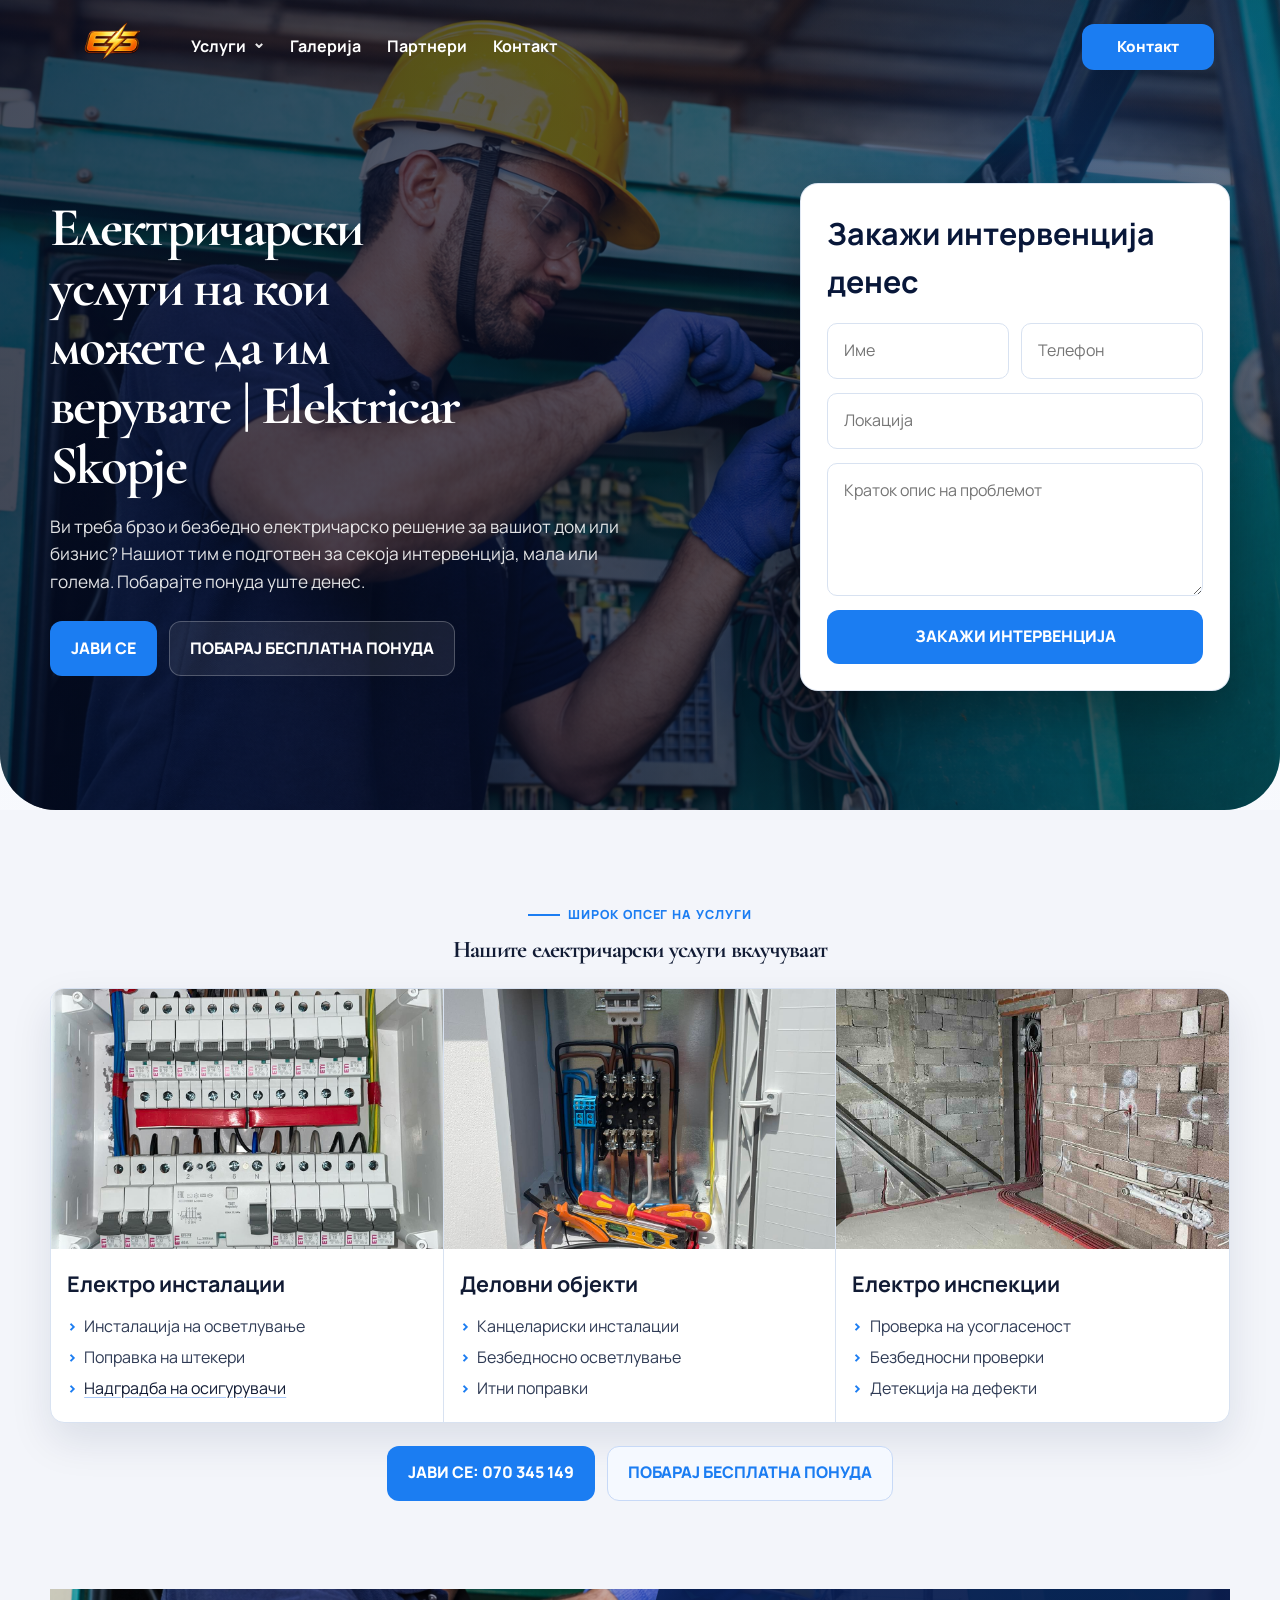
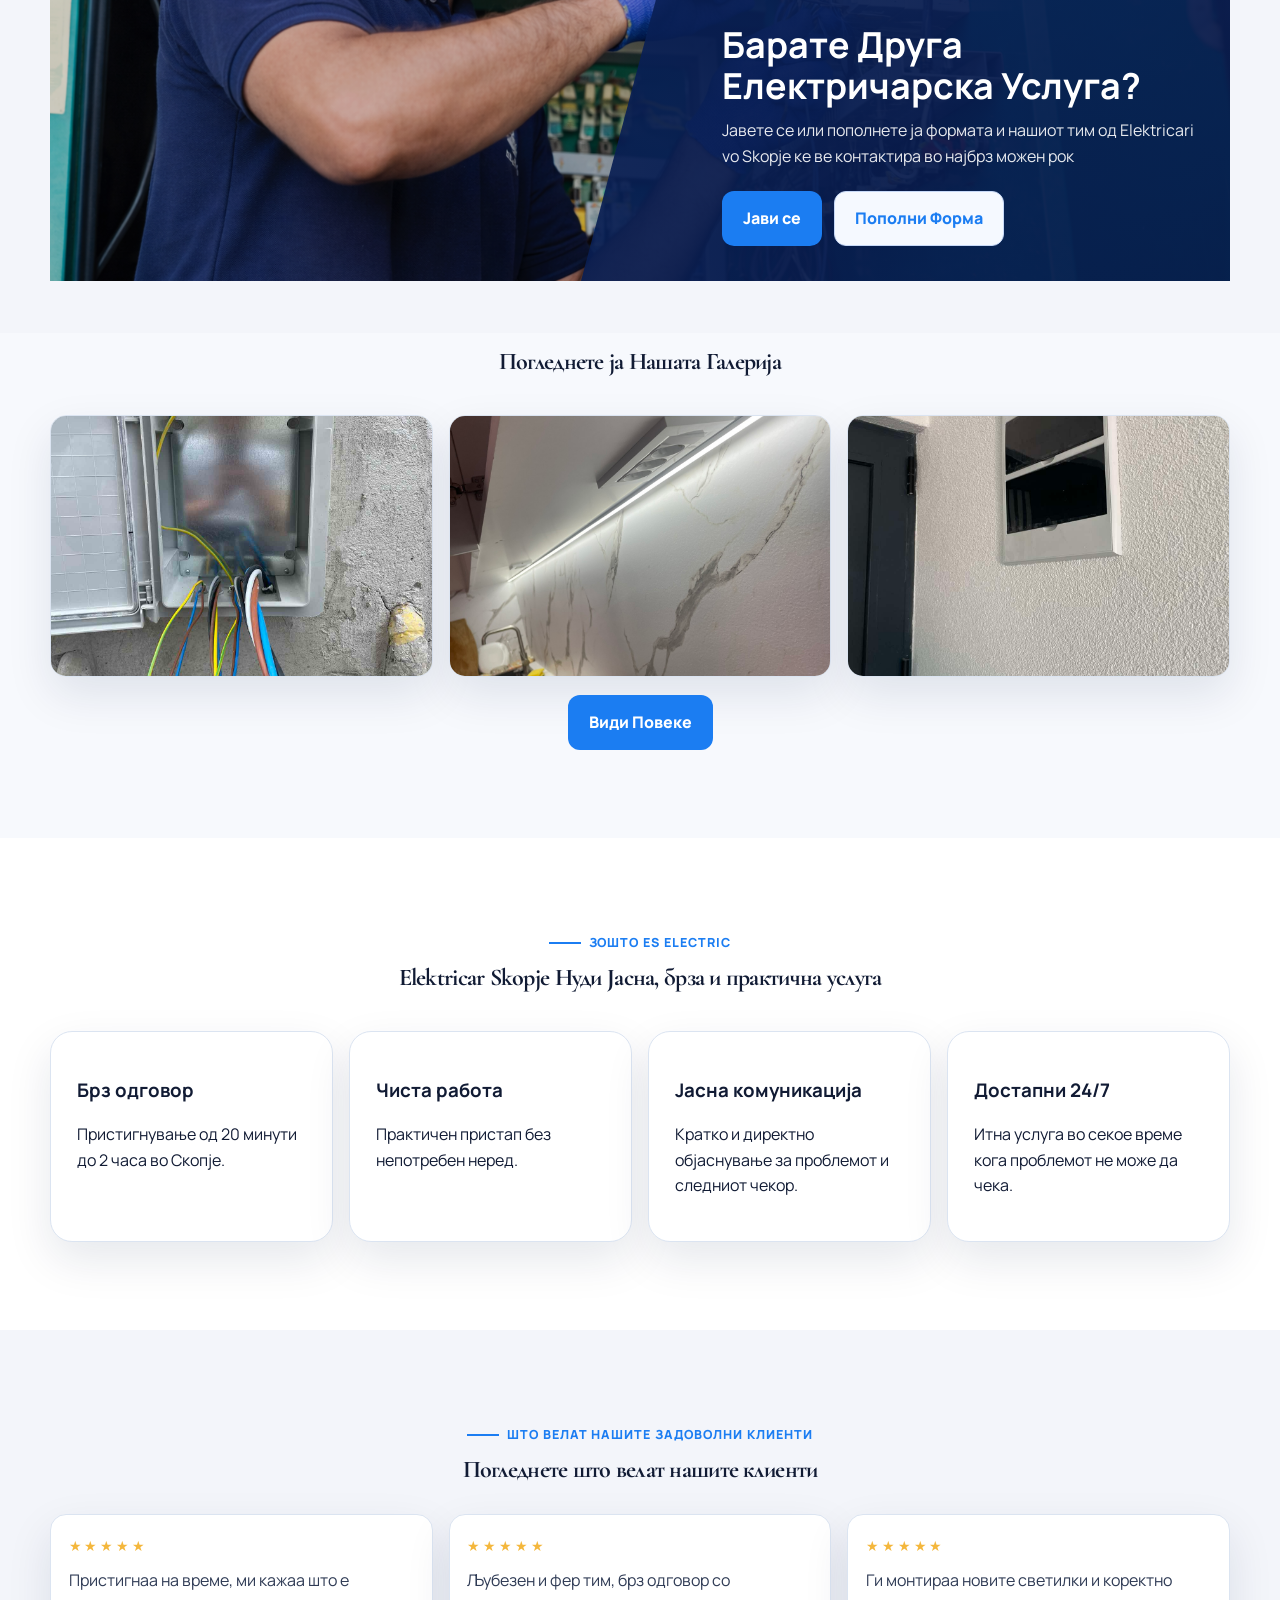
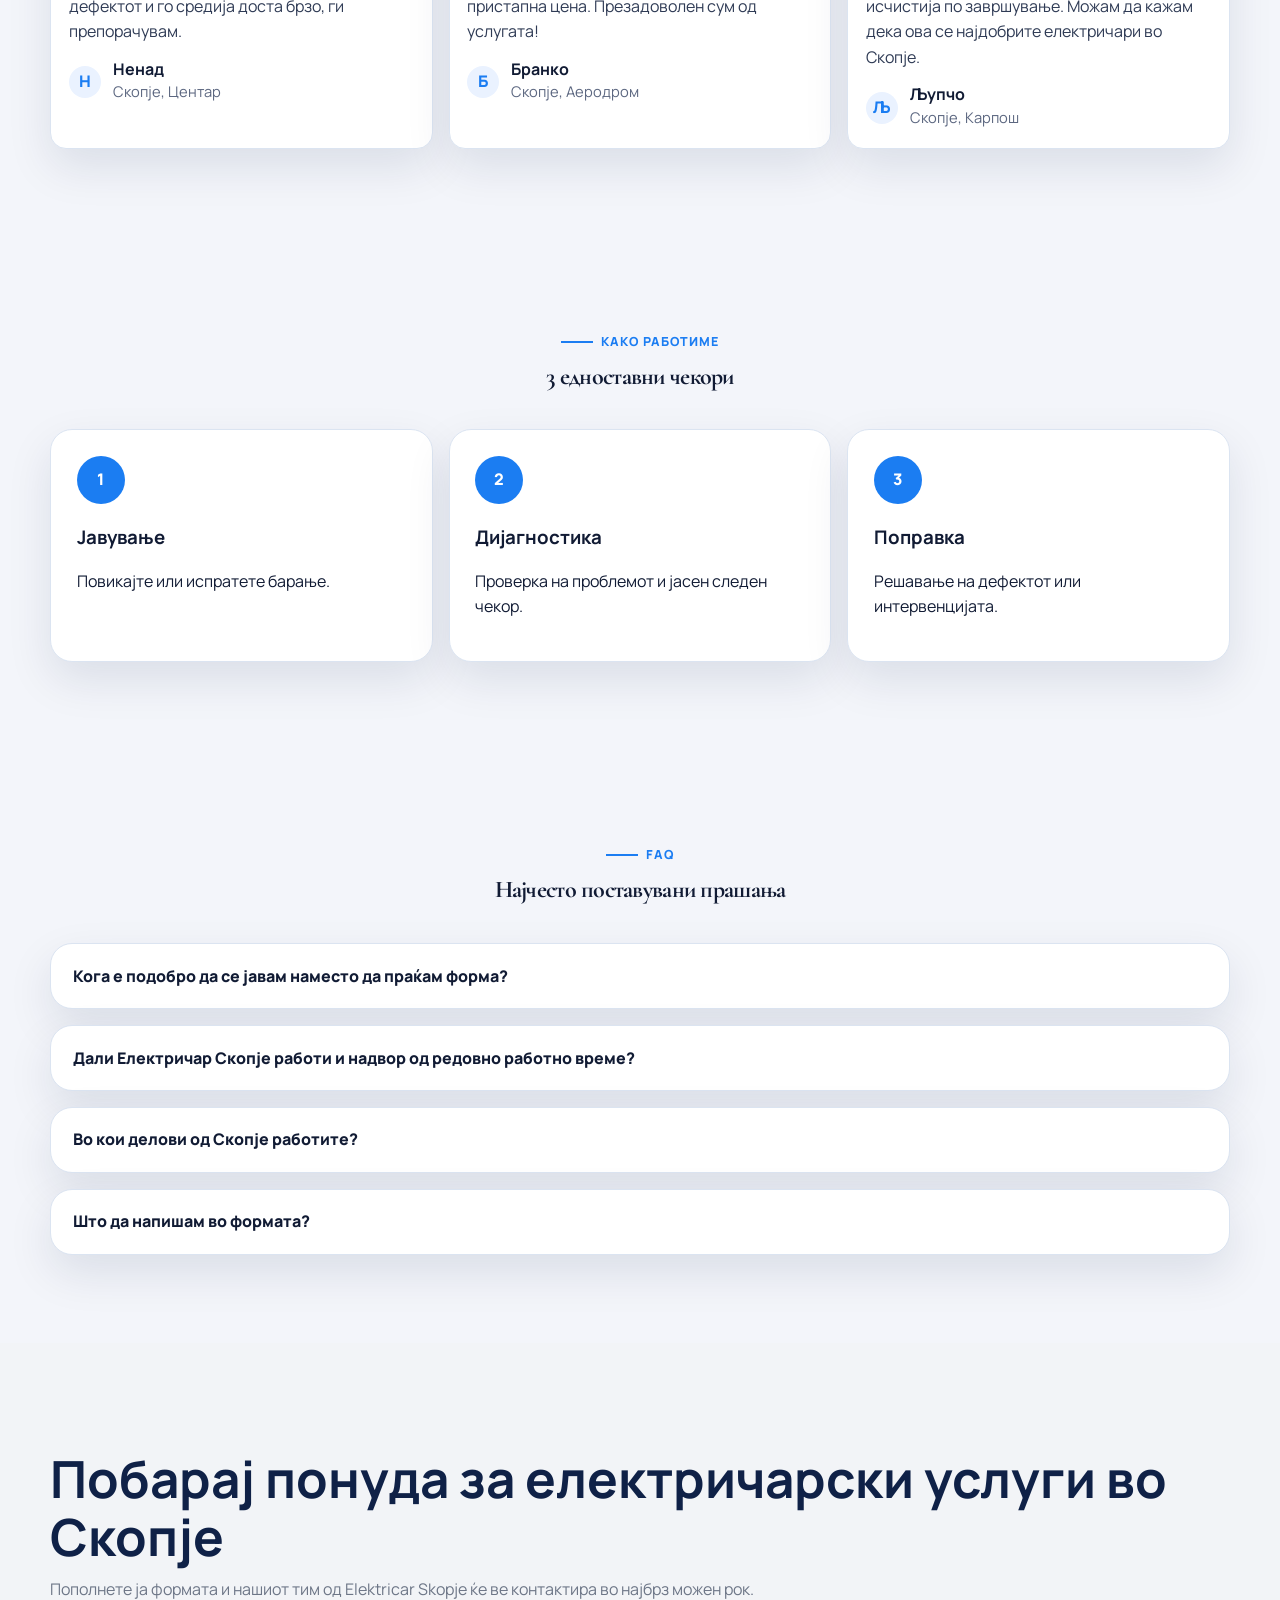
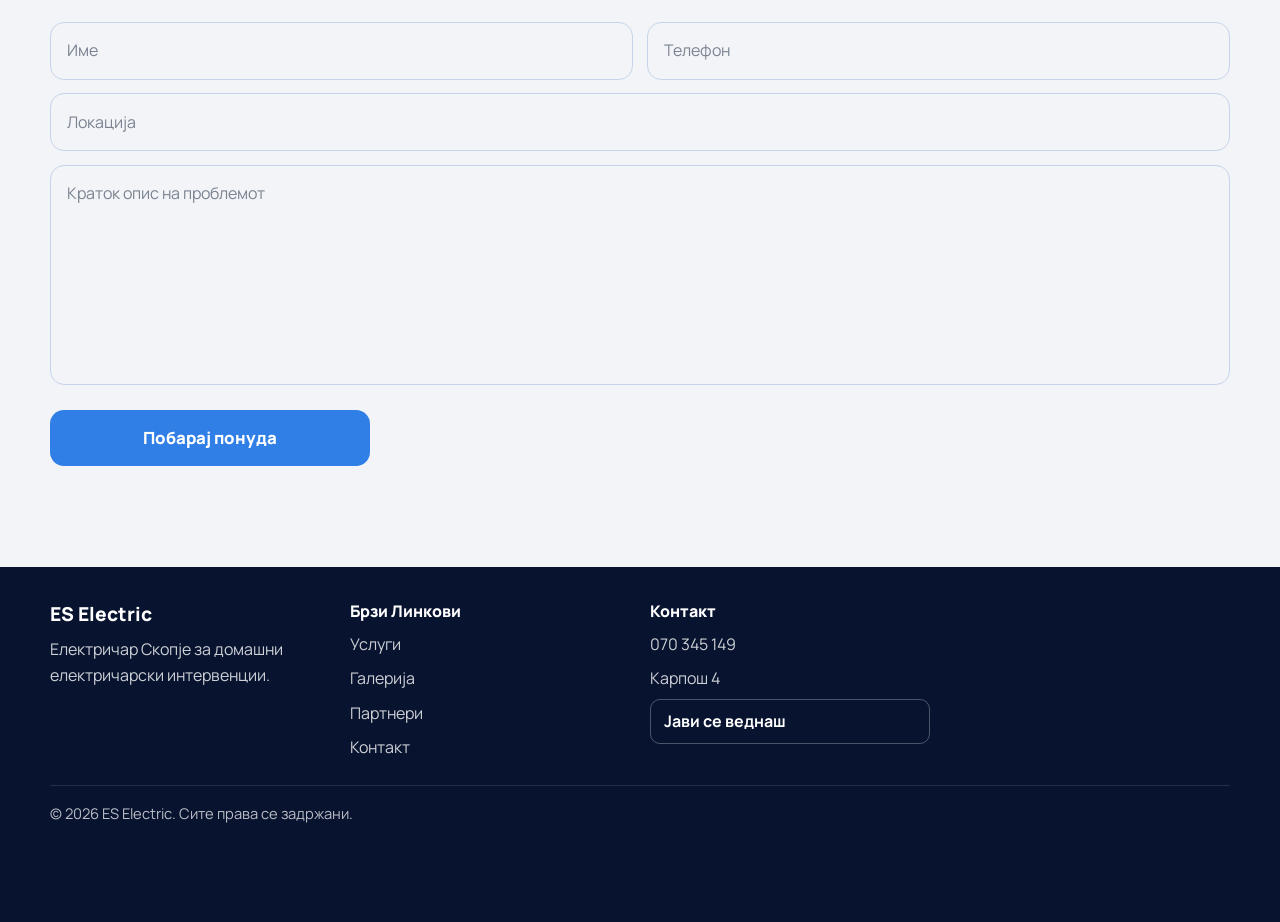
<file: index.html>
<!DOCTYPE html>
<html lang="mk">
<head>
  <meta charset="UTF-8">
  <meta name="viewport" content="width=device-width, initial-scale=1.0">
  <link rel="icon" type="image/png" sizes="32x32" href="images/eselectriclogo.png?v=2">
  <link rel="icon" type="image/png" sizes="16x16" href="images/eselectriclogo.png?v=2">
  <link rel="apple-touch-icon" sizes="180x180" href="images/eselectriclogo.png?v=2">
  <link rel="shortcut icon" href="images/eselectriclogo.png?v=2">
  <title>Електричар Скопје | Итни интервенции, поправки и инсталации | ES Electric</title>
  <meta name="description" content="Електричар Скопје за итни интервенции, поправки, инсталации, осигурувачи, табли, расвета и дијагностика во Скопје. Достапни 24/7.">
  <meta name="keywords" content="електричар скопје, elektricar skopje, ES Electric, итен електричар, електричар Центар, електричар Карпош, електричар Аеродром, електричар Кисела Вода">
  <meta name="robots" content="index, follow">
  <meta name="google-site-verification" content="q-H_7X60YfUm992lBgcgv_v2bml-PtrFkmzQ3lZgB4s" />
  <meta property="og:title" content="Elektricar Skopje⚡ Dostapni 24/7 ">
  <meta property="og:description" content="Nudime domasni i komercijalni elektricarki uslugi vo Skopje. Odgovor i intervencija vo najbrz mozen rok. ">
  <meta property="og:type" content="website">
  <meta property="og:url" content="https://elektricarskopje.mk">
  <meta property="og:image" content="https://elektricarskopje.mk/images/elektricarskopjehero.png">
  <meta name="twitter:card" content="summary_large_image">
  <link rel="canonical" href="https://elektricarskopje.mk/">
  <link rel="preload" as="image" href="images/elektricarskopjehero.png" fetchpriority="high">
  <link rel="preconnect" href="https://fonts.googleapis.com">
  <link rel="preconnect" href="https://fonts.gstatic.com" crossorigin>
  <link href="https://fonts.googleapis.com/css2?family=Cormorant+Garamond:wght@600;700&family=Manrope:wght@400;500;700;800&display=swap" rel="stylesheet">
  <link rel="stylesheet" href="style.css">
  <script type="application/ld+json">
  {
    "@context": "https://schema.org",
    "@type": "Electrician",
    "name": "Električar Skopje",
    "url": "https://elektricarskopje.mk/",
    "telephone": "+38970345149",
    "image": "https://elektricarskopje.mk/images/elektricarskopjehero.png",
    "priceRange": "$$",
    "areaServed": {
      "@type": "City",
      "name": "Skopje"
    },
    "address": {
      "@type": "PostalAddress",
      "addressLocality": "Skopje",
      "addressCountry": "MK"
    },
    "openingHoursSpecification": [
      {
        "@type": "OpeningHoursSpecification",
        "dayOfWeek": [
          "Monday",
          "Tuesday",
          "Wednesday",
          "Thursday",
          "Friday",
          "Saturday",
          "Sunday"
        ],
        "opens": "00:00",
        "closes": "23:59"
      }
    ]
  }
  </script>
</head>
<body>

  <!-- Sticky header: transparent on hero, solid after scroll -->
  <header class="site-header" data-header>
    <div class="container header-inner">
      <a class="brand" href="/" aria-label="ES Electric почетна">
        <span class="brand-mark">
          <img src="images/eselectriclogo.png" alt="ES Electric лого" width="234" height="234">
        </span>
      </a>

      <button class="nav-toggle" type="button" aria-expanded="false" aria-controls="site-nav" data-nav-toggle>
        <span></span>
        <span></span>
        <span></span>
        <span class="sr-only">Отвори мени</span>
      </button>

      <nav class="site-nav" id="site-nav" data-nav>
        <div class="nav-item has-dropdown">
          <a href="uslugi.html">Услуги</a>
          <div class="sub-nav">
            <a href="uslugi/promena-na-osiguraci.html">Промена на осигурачи</a>
            <a href="uslugi/popravka-na-stekeri.html">Поправка на штекери</a>
            <a href="uslugi/popravka-na-prekinuvaci.html">Поправка на прекинувачи</a>
            <a href="uslugi/zamena-na-elektricna-tabla.html">Замена на електрична табла</a>
            <a href="uslugi/montaza-na-svetla.html">Монтажа на светла</a>
            <a href="uslugi/montaza-na-bojler.html">Монтажа на бојлер</a>
            <a href="uslugi/montaza-na-klima.html">Монтажа на клима</a>
          </div>
        </div>
        <a href="galerija.html">Галерија</a>
        <a href="partneri/">Партнери</a>
        <a href="kontakt.html">Контакт</a>
      </nav>

      <a class="button button-call header-call" href="tel:070345149">Контакт</a>
    </div>
  </header>

  <main id="main-content">
    <!-- Hero section: black background placeholder for future image -->
    <section class="hero" id="top">
      <div class="container hero-shell">
        <div class="hero-grid">
          <div class="hero-copy">
            <h1>Електричарски услуги на кои можете да им верувате | Elektricar Skopje</h1>
            <p class="hero-lead">Ви треба брзо и безбедно електричарско решение за вашиот дом или бизнис? Нашиот тим е подготвен за секоја интервенција, мала или голема. Побарајте понуда уште денес.</p>
            <div class="hero-actions">
              <a class="button button-call" href="tel:070345149">ЈАВИ СЕ</a>
              <a class="button button-ghost" href="#contact">ПОБАРАЈ БЕСПЛАТНА ПОНУДА</a>
            </div>
          </div>

          <aside class="hero-panel">
            <p class="hero-panel-title">Закажи интервенција денес</p>
            <form class="hero-form" action="https://formsubmit.co/goranristov80@yahoo.com" method="post">
              <input type="hidden" name="_subject" value="Нова порака од Hero форма - elektricarskopje.mk">
              <input type="hidden" name="_captcha" value="false">
              <input type="hidden" name="_template" value="table">
              <div class="hero-form-row">
                <input type="text" name="hero-name" placeholder="Име" aria-label="Име">
                <input type="tel" name="hero-phone" placeholder="Телефон" aria-label="Телефон">
              </div>
              <input type="text" name="hero-location" autocomplete="street-address" placeholder="Локација" aria-label="Локација">
              <textarea name="hero-description" rows="4" placeholder="Краток опис на проблемот" aria-label="Краток опис на проблемот"></textarea>
              <button class="button button-call button-block" type="submit">ЗАКАЖИ ИНТЕРВЕНЦИЈА</button>
            </form>
          </aside>
        </div>
      </div>
    </section>

    <!-- Service overview cards -->
    <section class="services section" id="services">
      <div class="container">
        <div class="section-heading services-heading">
          <p class="eyebrow">ШИРОК ОПСЕГ НА УСЛУГИ</p>
          <h2>Нашите електричарски услуги вклучуваат</h2>
        </div>

        <div class="services-showcase">
          <article class="service-feature">
            <div class="service-feature-image">
              <img src="images/promena na avtomatski osiguraci.jpg" alt="Домашни електричарски услуги" loading="lazy">
            </div>
            <div class="service-feature-body">
              <h3>Електро инсталации</h3>
              <ul>
                <li>Инсталација на осветлување</li>
                <li>Поправка на штекери</li>
                <li><a class="page-list-link" href="uslugi/promena-na-osiguraci.html">Надградба на осигурувачи</a></li>
              </ul>
            </div>
          </article>

          <article class="service-feature">
            <div class="service-feature-image">
              <img src="images/tabla-osiguraci.jpg" alt="Електричарски услуги за деловни објекти" loading="lazy">
            </div>
            <div class="service-feature-body">
              <h3>Деловни објекти</h3>
              <ul>
                <li>Канцелариски инсталации</li>
                <li>Безбедносно осветлување</li>
                <li>Итни поправки</li>
              </ul>
            </div>
          </article>

          <article class="service-feature">
            <div class="service-feature-image">
              <img src="images/instalacija-na-kuka2.jpg" alt="Електро инспекции и проверки" loading="lazy">
            </div>
            <div class="service-feature-body">
              <h3>Електро инспекции</h3>
              <ul>
                <li>Проверка на усогласеност</li>
                <li>Безбедносни проверки</li>
                <li>Детекција на дефекти</li>
              </ul>
            </div>
          </article>
        </div>

        <div class="services-cta">
          <a class="button button-call" href="tel:070345149">ЈАВИ СЕ: 070 345 149</a>
          <a class="button button-call-outline" href="#contact">ПОБАРАЈ БЕСПЛАТНА ПОНУДА</a>
        </div>
      </div>
    </section>

    <section class="service-cta-banner section">
      <div class="container">
        <div class="service-cta-inner">
          <div class="service-cta-content">
            <h2>Барате Друга Електричарска Услуга?</h2>
            <p>Јавете се или пополнете ја формата и нашиот тим од Elektricari vo Skopje ке ве контактира во најбрз можен рок</p>
            <div class="service-cta-buttons">
              <a class="button button-call" href="tel:070345149">Јави се</a>
              <a class="button button-call-outline" href="#contact">Пополни Форма</a>
            </div>
          </div>
        </div>
      </div>
    </section>

    <section class="home-gallery-preview section">
      <div class="container">
        <div class="section-heading">
          <h2>Погледнете ја Нашата Галерија</h2>
        </div>
        <div class="home-gallery-grid">
          <figure class="home-gallery-card">
            <img src="images/pustanje-na-kabli-vo-tabla.jpg" alt="Пуштање на кабли во табла" loading="lazy">
          </figure>
          <figure class="home-gallery-card">
            <img src="images/stekeri-i-led-lambi2.jpg" alt="Штекери и LED ламби" loading="lazy">
          </figure>
          <figure class="home-gallery-card">
            <img src="images/kukni-tabli2.jpg" alt="Куќни табли" loading="lazy">
          </figure>
        </div>
        <div class="home-gallery-action">
          <a class="button button-call" href="galerija.html">Види Повеке</a>
        </div>
      </div>
    </section>

    <!-- Core trust signals -->
    <section class="why-us section">
      <div class="container">
        <div class="section-heading">
          <p class="eyebrow">Зошто ES Electric</p>
          <h2>Elektricar Skopje Нуди Јасна, брза и практична услуга</h2>
        </div>
        <div class="why-grid">
          <article class="why-card">
            <h3>Брз одговор</h3>
            <p>Пристигнување од 20 минути до 2 часа во Скопје.</p>
          </article>
          <article class="why-card">
            <h3>Чиста работа</h3>
            <p>Практичен пристап без непотребен неред.</p>
          </article>
          <article class="why-card">
            <h3>Јасна комуникација</h3>
            <p>Кратко и директно објаснување за проблемот и следниот чекор.</p>
          </article>
          <article class="why-card">
            <h3>Достапни 24/7</h3>
            <p>Итна услуга во секое време кога проблемот не може да чека.</p>
          </article>
        </div>
      </div>
    </section>

    <section class="testimonials section">
      <div class="container">
        <div class="section-heading testimonials-heading">
          <p class="eyebrow">ШТО ВЕЛАТ НАШИТЕ ЗАДОВОЛНИ КЛИЕНТИ</p>
          <h2>Погледнете што велат нашите клиенти</h2>
        </div>

        <div class="testimonials-grid">
          <article class="testimonial-card">
            <p class="testimonial-stars">★★★★★</p>
            <p class="testimonial-text">Пристигнаа на време, ми кажаа што е дефектот и го средија доста брзо, ги препорачувам.</p>
            <div class="testimonial-person">
              <span class="testimonial-avatar">Н</span>
              <div>
                <strong>Ненад</strong>
                <p>Скопје, Центар</p>
              </div>
            </div>
          </article>

          <article class="testimonial-card">
            <p class="testimonial-stars">★★★★★</p>
            <p class="testimonial-text"> Љубезен и фер тим, брз одговор со пристапна цена. Презадоволен сум од услугата!</p>
            <div class="testimonial-person">
              <span class="testimonial-avatar">Б</span>
              <div>
                <strong>Бранко</strong>
                <p>Скопје, Аеродром</p>
              </div>
            </div>
          </article>

          <article class="testimonial-card">
            <p class="testimonial-stars">★★★★★</p>
            <p class="testimonial-text">Ги монтираа новите светилки и коректно исчистија по завршување. Можам да кажам дека ова се најдобрите електричари во Скопје.</p>
            <div class="testimonial-person">
              <span class="testimonial-avatar">Љ</span>
              <div>
                <strong>Љупчо</strong>
                <p>Скопје, Карпош</p>
              </div>
            </div>
          </article>
        </div>
      </div>
    </section>

    <!-- Simple three-step process -->
    <section class="process section">
      <div class="container">
        <div class="section-heading">
          <p class="eyebrow">Како работиме</p>
          <h2>3 едноставни чекори</h2>
        </div>
        <div class="process-grid">
          <article class="process-step">
            <span>1</span>
            <h3>Јавување</h3>
            <p>Повикајте или испратете барање.</p>
          </article>
          <article class="process-step">
            <span>2</span>
            <h3>Дијагностика</h3>
            <p>Проверка на проблемот и јасен следен чекор.</p>
          </article>
          <article class="process-step">
            <span>3</span>
            <h3>Поправка</h3>
            <p>Решавање на дефектот или интервенцијата.</p>
          </article>
        </div>
      </div>
    </section>

    <!-- FAQ for practical homeowner concerns -->
    <section class="faq section">
      <div class="container">
        <div class="section-heading">
          <p class="eyebrow">FAQ</p>
          <h2>Најчесто поставувани прашања</h2>
        </div>
        <div class="faq-list">
          <details>
            <summary>Кога е подобро да се јавам наместо да праќам форма?</summary>
            <p>Ако проблемот е итен, јавувањето е најбрзата опција.</p>
          </details>
          <details>
            <summary>Дали Електричар Скопје работи и надвор од редовно работно време?</summary>
            <p>Да, итната услуга е достапна 24/7.</p>
          </details>
          <details>
            <summary>Во кои делови од Скопје работите?</summary>
            <p>Работиме во сите општини во Скопје и околните населби.</p>
          </details>
          <details>
            <summary>Што да напишам во формата?</summary>
            <p>Име, телефон, локација и краток опис на проблемот.</p>
          </details>
        </div>
      </div>
    </section>

    <!-- Contact section with lightweight form -->
    <section class="contact section" id="contact">
      <div class="container">
        <div class="contact-shell">
          <h2>Побарај понуда за електричарски услуги во Скопје</h2>
          <p class="contact-intro">Пополнете ја формата и нашиот тим од Elektricar Skopje ќе ве контактира во најбрз можен рок.</p>

          <form class="contact-form contact-form-modern" action="https://formsubmit.co/goranristov80@yahoo.com" method="post">
            <input type="hidden" name="_subject" value="Нова порака од Контакт форма - elektricarskopje.mk">
            <input type="hidden" name="_captcha" value="false">
            <input type="hidden" name="_template" value="table">
            <div class="contact-form-row">
              <div>
                <input id="name" name="name" type="text" autocomplete="name" placeholder="Име" aria-label="Име" required>
              </div>
              <div>
                <input id="phone" name="phone" type="tel" autocomplete="tel" placeholder="Телефон" aria-label="Телефон" required>
              </div>
            </div>

            <input id="location" name="location" type="text" autocomplete="street-address" placeholder="Локација" aria-label="Локација" required>

            <textarea id="message" name="message" rows="6" placeholder="Краток опис на проблемот" aria-label="Краток опис на проблемот" required></textarea>

            <button class="button contact-submit" type="submit">Побарај понуда</button>
          </form>
        </div>
      </div>
    </section>
  </main>

  <!-- Footer keeps core contact and future-ready navigation -->
  <footer class="site-footer">
    <div class="container footer-grid">
      <div class="footer-col">
        <p class="footer-brand">ES Electric</p>
        <p>Електричар Скопје за домашни електричарски интервенции.</p>
      </div>
      <div class="footer-col">
        <p class="footer-title">Брзи Линкови</p>
        <a href="uslugi.html">Услуги</a>
        <a href="galerija.html">Галерија</a>
        <a href="partneri/">Партнери</a>
        <a href="kontakt.html">Контакт</a>
      </div>
      <div class="footer-col">
        <p class="footer-title">Контакт</p>
        <p><a href="tel:070345149">070 345 149</a></p>
        <p>Карпош 4</p>
        <a class="footer-call-link" href="tel:070345149">Јави се веднаш</a>
      </div>
    </div>
    <div class="container footer-bottom">
      <p>© 2026 ES Electric. Сите права се задржани.</p>
    </div>
  </footer>

  <script src="script.js" defer></script>
</body>
</html>
</file>
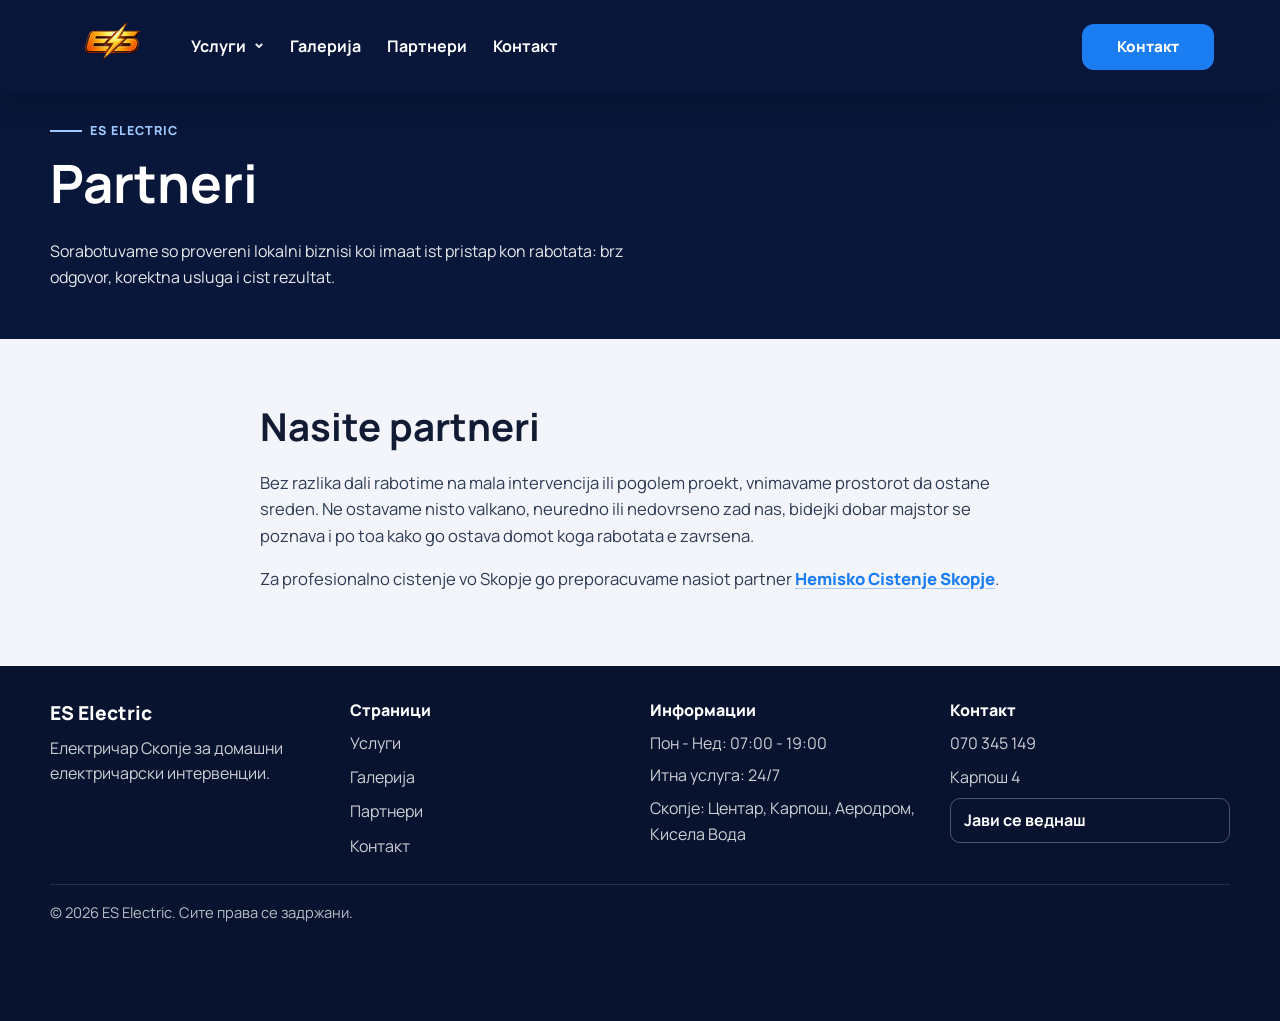
<file: partneri/index.html>
<!DOCTYPE html>
<html lang="mk">
<head>
  <meta charset="UTF-8">
  <meta name="viewport" content="width=device-width, initial-scale=1.0">
  <link rel="icon" type="image/png" sizes="32x32" href="../images/eselectriclogo.png?v=2">
  <link rel="icon" type="image/png" sizes="16x16" href="../images/eselectriclogo.png?v=2">
  <link rel="apple-touch-icon" sizes="180x180" href="../images/eselectriclogo.png?v=2">
  <link rel="shortcut icon" href="../images/eselectriclogo.png?v=2">
  <title>Partneri | ES Electric</title>
  <meta name="description" content="Partneri na ES Electric i preporaki za provereni lokalni uslugi vo Skopje.">
  <meta name="robots" content="index, follow">
  <link rel="canonical" href="https://elektricarskopje.mk/partneri/">
  <link rel="preconnect" href="https://fonts.googleapis.com">
  <link rel="preconnect" href="https://fonts.gstatic.com" crossorigin>
  <link href="https://fonts.googleapis.com/css2?family=Cormorant+Garamond:wght@600;700&family=Manrope:wght@400;500;700;800&display=swap" rel="stylesheet">
  <link rel="stylesheet" href="../style.css">
</head>
<body class="inner-page">

  <header class="site-header" data-header>
    <div class="container header-inner">
      <a class="brand" href="/" aria-label="ES Electric почетна">
        <span class="brand-mark">
          <img src="../images/eselectriclogo.png?v=2" alt="ES Electric лого" width="234" height="234">
        </span>
      </a>
      <button class="nav-toggle" type="button" aria-expanded="false" aria-controls="site-nav" data-nav-toggle>
        <span></span>
        <span></span>
        <span></span>
        <span class="sr-only">Отвори мени</span>
      </button>
      <nav class="site-nav" id="site-nav" data-nav>
        <div class="nav-item has-dropdown">
          <a href="../uslugi.html">Услуги</a>
          <div class="sub-nav">
            <a href="../uslugi/promena-na-osiguraci.html">Промена на осигурачи</a>
            <a href="../uslugi/popravka-na-stekeri.html">Поправка на штекери</a>
            <a href="../uslugi/popravka-na-prekinuvaci.html">Поправка на прекинувачи</a>
            <a href="../uslugi/zamena-na-elektricna-tabla.html">Замена на електрична табла</a>
            <a href="../uslugi/montaza-na-svetla.html">Монтажа на светла</a>
            <a href="../uslugi/montaza-na-bojler.html">Монтажа на бојлер</a>
            <a href="../uslugi/montaza-na-klima.html">Монтажа на клима</a>
          </div>
        </div>
        <a href="../galerija.html">Галерија</a>
        <a href="./">Партнери</a>
        <a href="../kontakt.html">Контакт</a>
      </nav>
      <a class="button button-call header-call" href="tel:070345149">Контакт</a>
    </div>
  </header>

  <main id="main-content" class="page-main">
    <section class="page-hero">
      <div class="container">
        <p class="eyebrow">ES Electric</p>
        <h1>Partneri</h1>
        <p>Sorabotuvame so provereni lokalni biznisi koi imaat ist pristap kon rabotata: brz odgovor, korektna usluga i cist rezultat.</p>
      </div>
    </section>

    <section class="page-section page-section-soft">
      <div class="container partner-content">
        <h2>Nasite partneri</h2>
        <p>Bez razlika dali rabotime na mala intervencija ili pogolem proekt, vnimavame prostorot da ostane sreden. Ne ostavame nisto valkano, neuredno ili nedovrseno zad nas, bidejki dobar majstor se poznava i po toa kako go ostava domot koga rabotata e zavrsena.</p>
        <p>Za profesionalno cistenje vo Skopje go preporacuvame nasiot partner <a href="https://hemiskocistenje.mk/">Hemisko Cistenje Skopje</a>.</p>
      </div>
    </section>
  </main>

  <footer class="site-footer">
    <div class="container footer-grid">
      <div class="footer-col">
        <p class="footer-brand">ES Electric</p>
        <p>Електричар Скопје за домашни електричарски интервенции.</p>
      </div>
      <div class="footer-col">
        <p class="footer-title">Страници</p>
        <a href="../uslugi.html">Услуги</a>
        <a href="../galerija.html">Галерија</a>
        <a href="./">Партнери</a>
        <a href="../kontakt.html">Контакт</a>
      </div>
      <div class="footer-col">
        <p class="footer-title">Информации</p>
        <p>Пон - Нед: 07:00 - 19:00</p>
        <p>Итна услуга: 24/7</p>
        <p>Скопје: Центар, Карпош, Аеродром, Кисела Вода</p>
      </div>
      <div class="footer-col">
        <p class="footer-title">Контакт</p>
        <p><a href="tel:070345149">070 345 149</a></p>
        <p>Карпош 4</p>
        <a class="footer-call-link" href="tel:070345149">Јави се веднаш</a>
      </div>
    </div>
    <div class="container footer-bottom">
      <p>© 2026 ES Electric. Сите права се задржани.</p>
    </div>
  </footer>

  <script src="../script.js" defer></script>
</body>
</html>
</file>
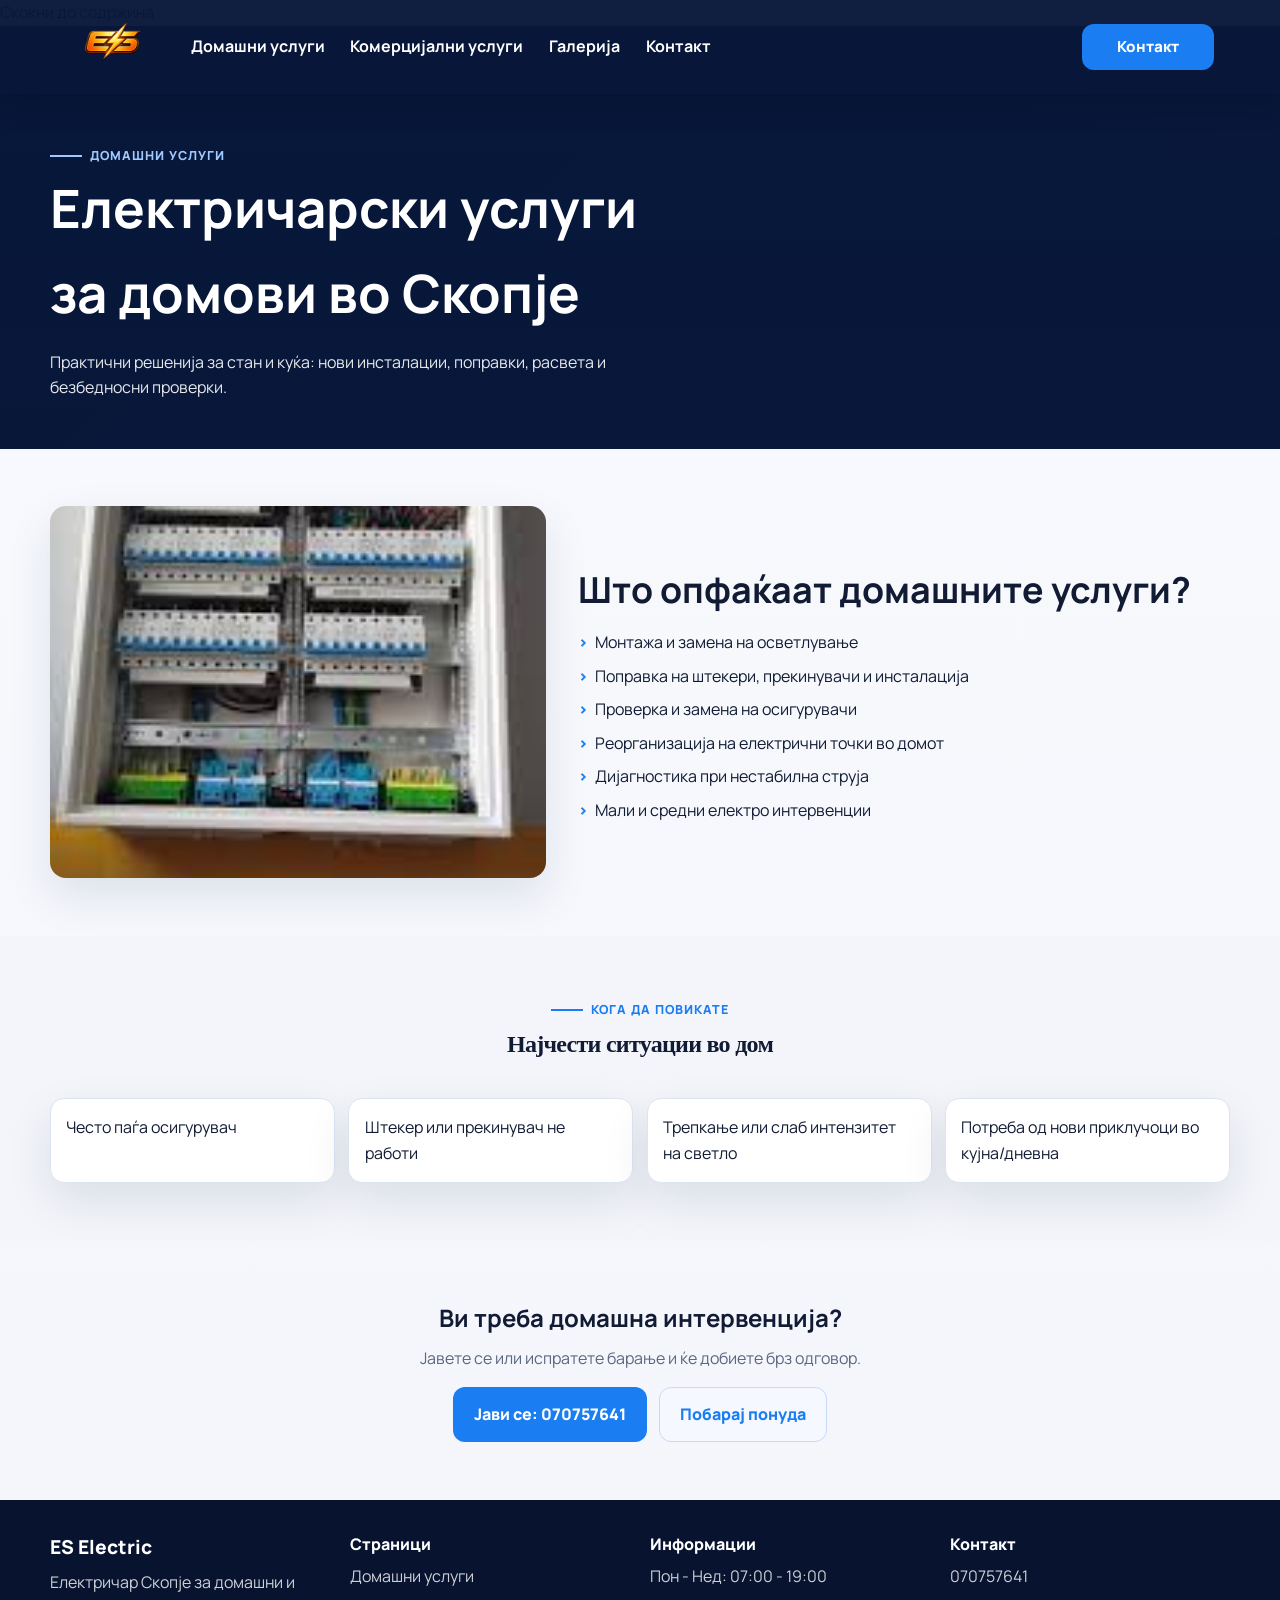
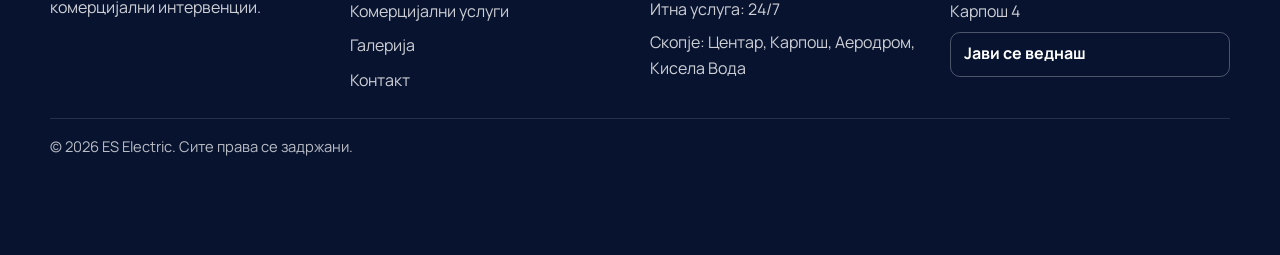
<file: domashni-uslugi.html>
﻿<!DOCTYPE html>
<html lang="mk">
<head>
  <meta charset="UTF-8">
  <meta name="viewport" content="width=device-width, initial-scale=1.0">
  <link rel="icon" type="image/png" sizes="32x32" href="images/eselectriclogo.png?v=2">
  <link rel="icon" type="image/png" sizes="16x16" href="images/eselectriclogo.png?v=2">
  <link rel="apple-touch-icon" sizes="180x180" href="images/eselectriclogo.png?v=2">
  <link rel="shortcut icon" href="images/eselectriclogo.png?v=2">
  <title>Домашни услуги | ES Electric</title>
  <meta name="description" content="Домашни електричарски услуги во Скопје: инсталации, расвета, штекери, осигурувачи и поправки за домови.">
  <meta name="robots" content="index, follow">
  <link rel="canonical" href="https://elektricarskopje.mk/domashni-uslugi.html">
  <link rel="preconnect" href="https://fonts.googleapis.com">
  <link rel="preconnect" href="https://fonts.gstatic.com" crossorigin>
  <link href="https://fonts.googleapis.com/css2?family=Manrope:wght@400;500;700;800&family=Roboto+Slab:wght@700&display=swap" rel="stylesheet">
  <link rel="stylesheet" href="style.css">
</head>
<body class="inner-page">
  <a class="skip-link" href="#main-content">Скокни до содржина</a>

  <header class="site-header" data-header>
    <div class="container header-inner">
      <a class="brand" href="/" aria-label="ES Electric почетна">
        <span class="brand-mark">
          <img src="images/eselectriclogo.png?v=2" alt="ES Electric лого" width="234" height="234">
        </span>
      </a>
      <button class="nav-toggle" type="button" aria-expanded="false" aria-controls="site-nav" data-nav-toggle>
        <span></span>
        <span></span>
        <span></span>
        <span class="sr-only">Отвори мени</span>
      </button>
      <nav class="site-nav" id="site-nav" data-nav>
        <a href="domashni-uslugi.html">Домашни услуги</a>
        <a href="komercijalni-uslugi.html">Комерцијални услуги</a>
        <a href="galerija.html">Галерија</a>
        <a href="kontakt.html">Контакт</a>
      </nav>
      <a class="button button-call header-call" href="tel:070757641">Контакт</a>
    </div>
  </header>

  <main id="main-content" class="page-main">
    <section class="page-hero">
      <div class="container">
        <p class="eyebrow">Домашни услуги</p>
        <h1>Електричарски услуги за домови во Скопје</h1>
        <p>Практични решенија за стан и куќа: нови инсталации, поправки, расвета и безбедносни проверки.</p>
      </div>
    </section>

    <section class="page-section">
      <div class="container page-two-col">
        <div class="page-media">
          <img src="images/uslugi1.png" alt="Домашни електричарски услуги" loading="lazy">
        </div>
        <div class="page-copy">
          <h2>Што опфаќаат домашните услуги?</h2>
          <ul class="page-list">
            <li>Монтажа и замена на осветлување</li>
            <li>Поправка на штекери, прекинувачи и инсталација</li>
            <li>Проверка и замена на осигурувачи</li>
            <li>Реорганизација на електрични точки во домот</li>
            <li>Дијагностика при нестабилна струја</li>
            <li>Мали и средни електро интервенции</li>
          </ul>
        </div>
      </div>
    </section>

    <section class="page-section page-section-soft">
      <div class="container">
        <div class="section-heading">
          <p class="eyebrow">Кога да повикате</p>
          <h2>Најчести ситуации во дом</h2>
        </div>
        <div class="mini-cards">
          <article>Често паѓа осигурувач</article>
          <article>Штекер или прекинувач не работи</article>
          <article>Трепкање или слаб интензитет на светло</article>
          <article>Потреба од нови приклучоци во кујна/дневна</article>
        </div>
      </div>
    </section>

    <section class="page-section">
      <div class="container page-cta">
        <h2>Ви треба домашна интервенција?</h2>
        <p>Јавете се или испратете барање и ќе добиете брз одговор.</p>
        <div class="page-cta-actions">
          <a class="button button-call" href="tel:070757641">Јави се: 070757641</a>
          <a class="button button-call-outline" href="kontakt.html">Побарај понуда</a>
        </div>
      </div>
    </section>
  </main>

  <footer class="site-footer">
    <div class="container footer-grid">
      <div class="footer-col">
        <p class="footer-brand">ES Electric</p>
        <p>Електричар Скопје за домашни и комерцијални интервенции.</p>
      </div>
      <div class="footer-col">
        <p class="footer-title">Страници</p>
        <a href="domashni-uslugi.html">Домашни услуги</a>
        <a href="komercijalni-uslugi.html">Комерцијални услуги</a>
        <a href="galerija.html">Галерија</a>
        <a href="kontakt.html">Контакт</a>
      </div>
      <div class="footer-col">
        <p class="footer-title">Информации</p>
        <p>Пон - Нед: 07:00 - 19:00</p>
        <p>Итна услуга: 24/7</p>
        <p>Скопје: Центар, Карпош, Аеродром, Кисела Вода</p>
      </div>
      <div class="footer-col">
        <p class="footer-title">Контакт</p>
        <p><a href="tel:070757641">070757641</a></p>
        <p>Карпош 4</p>
        <a class="footer-call-link" href="tel:070757641">Јави се веднаш</a>
      </div>
    </div>
    <div class="container footer-bottom">
      <p>© 2026 ES Electric. Сите права се задржани.</p>
    </div>
  </footer>

  <script src="script.js" defer></script>
</body>
</html>
</file>
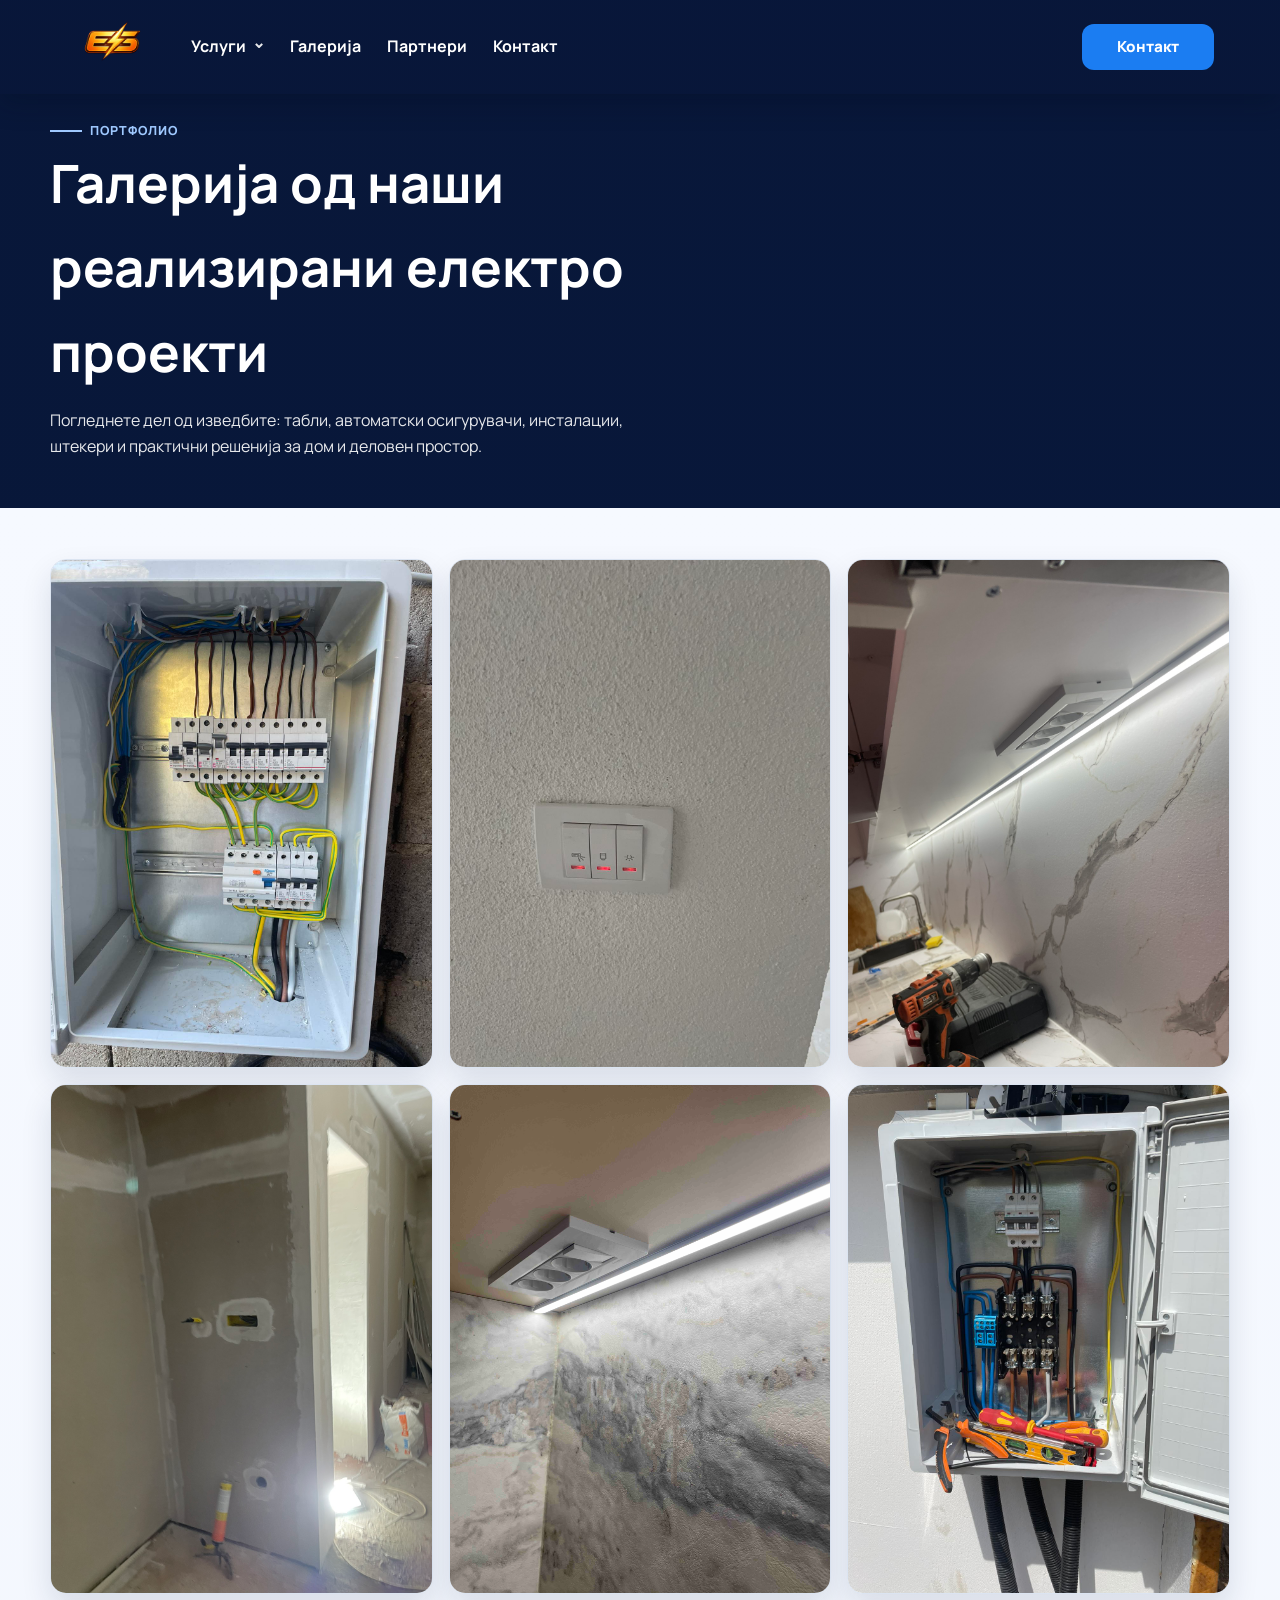
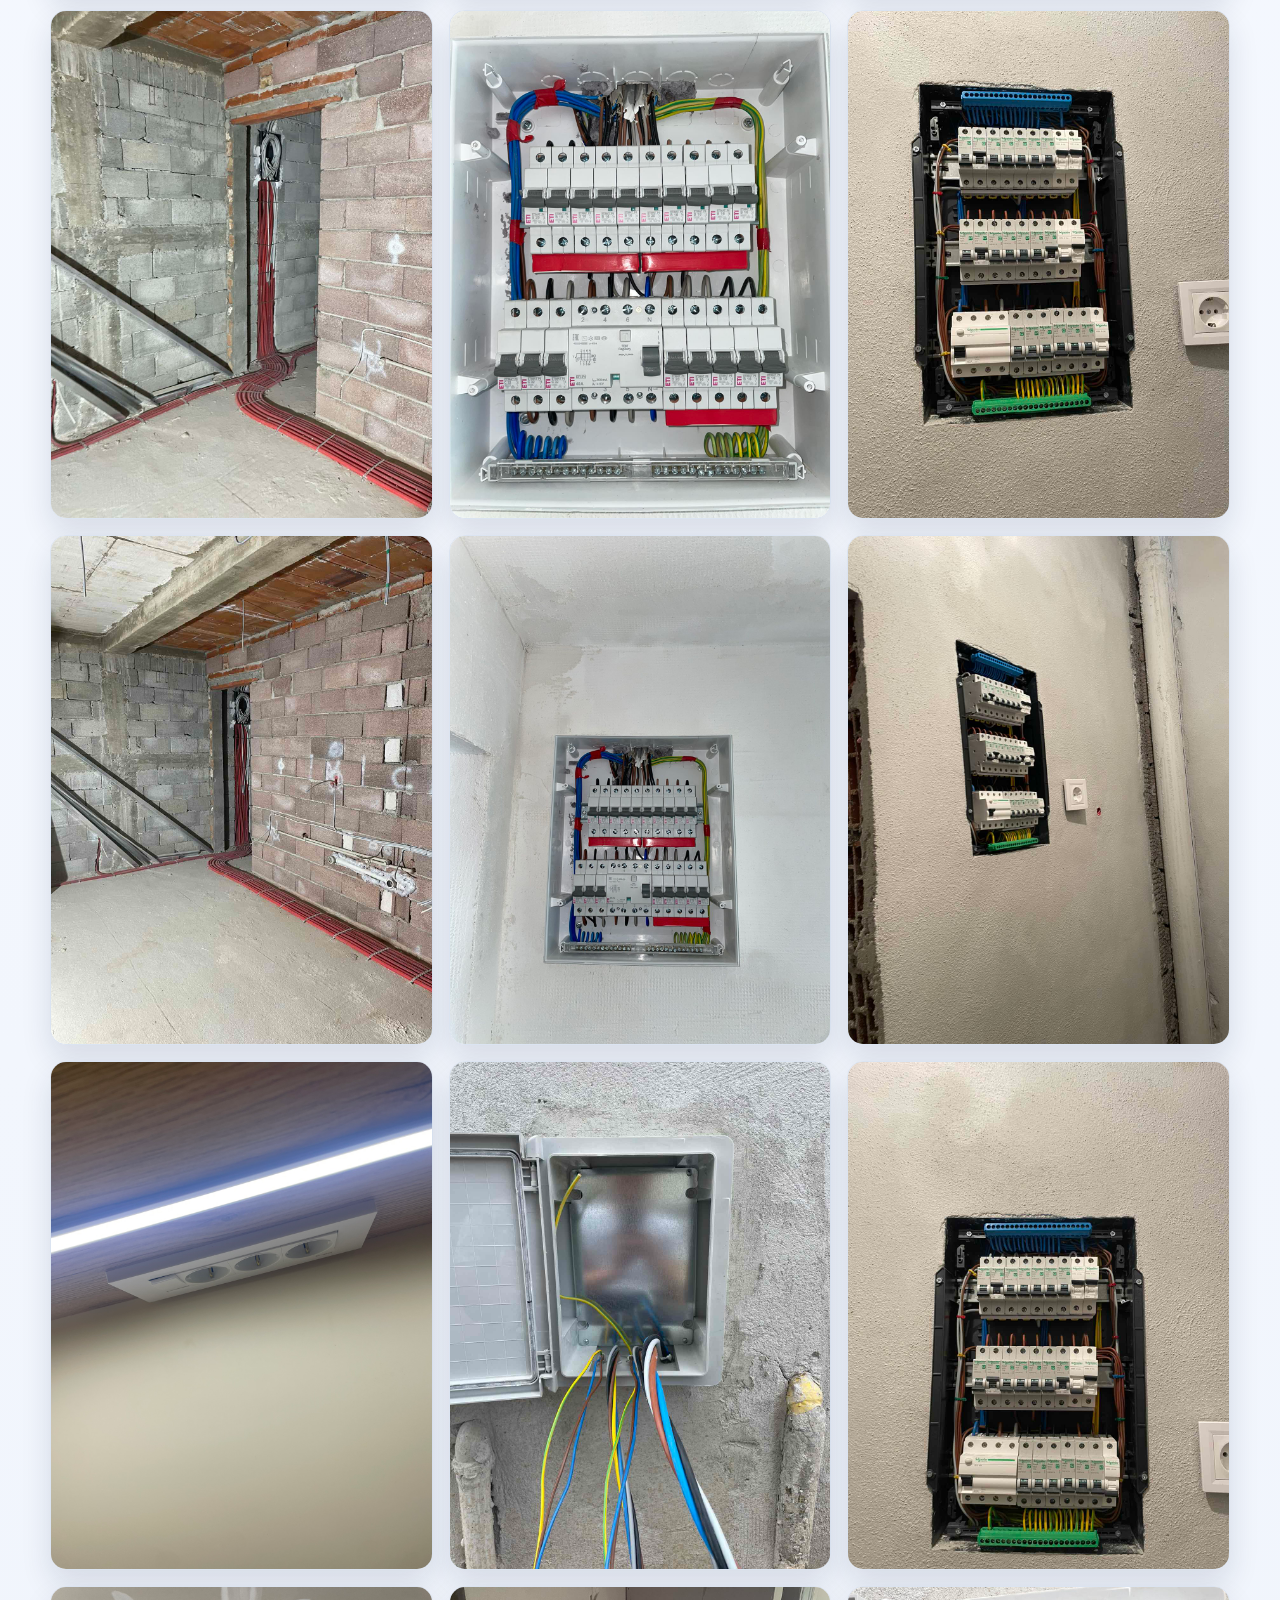
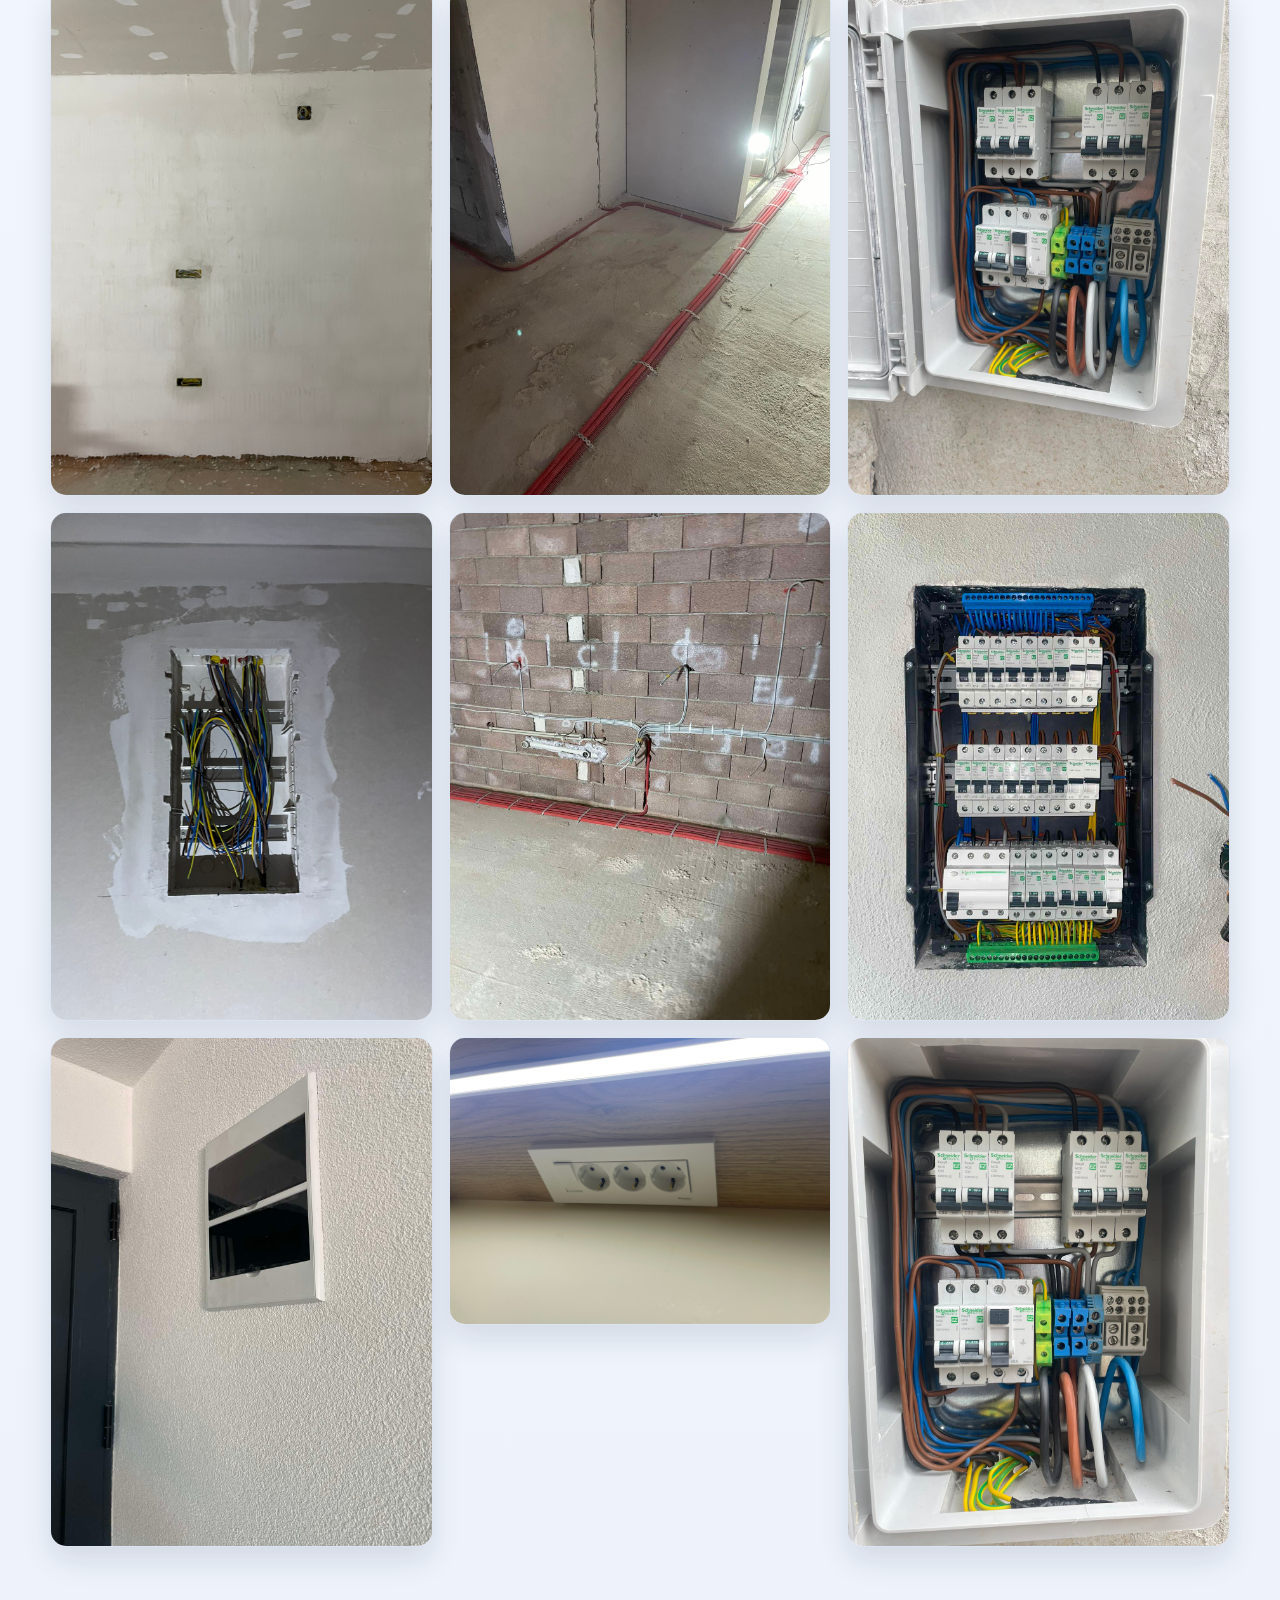
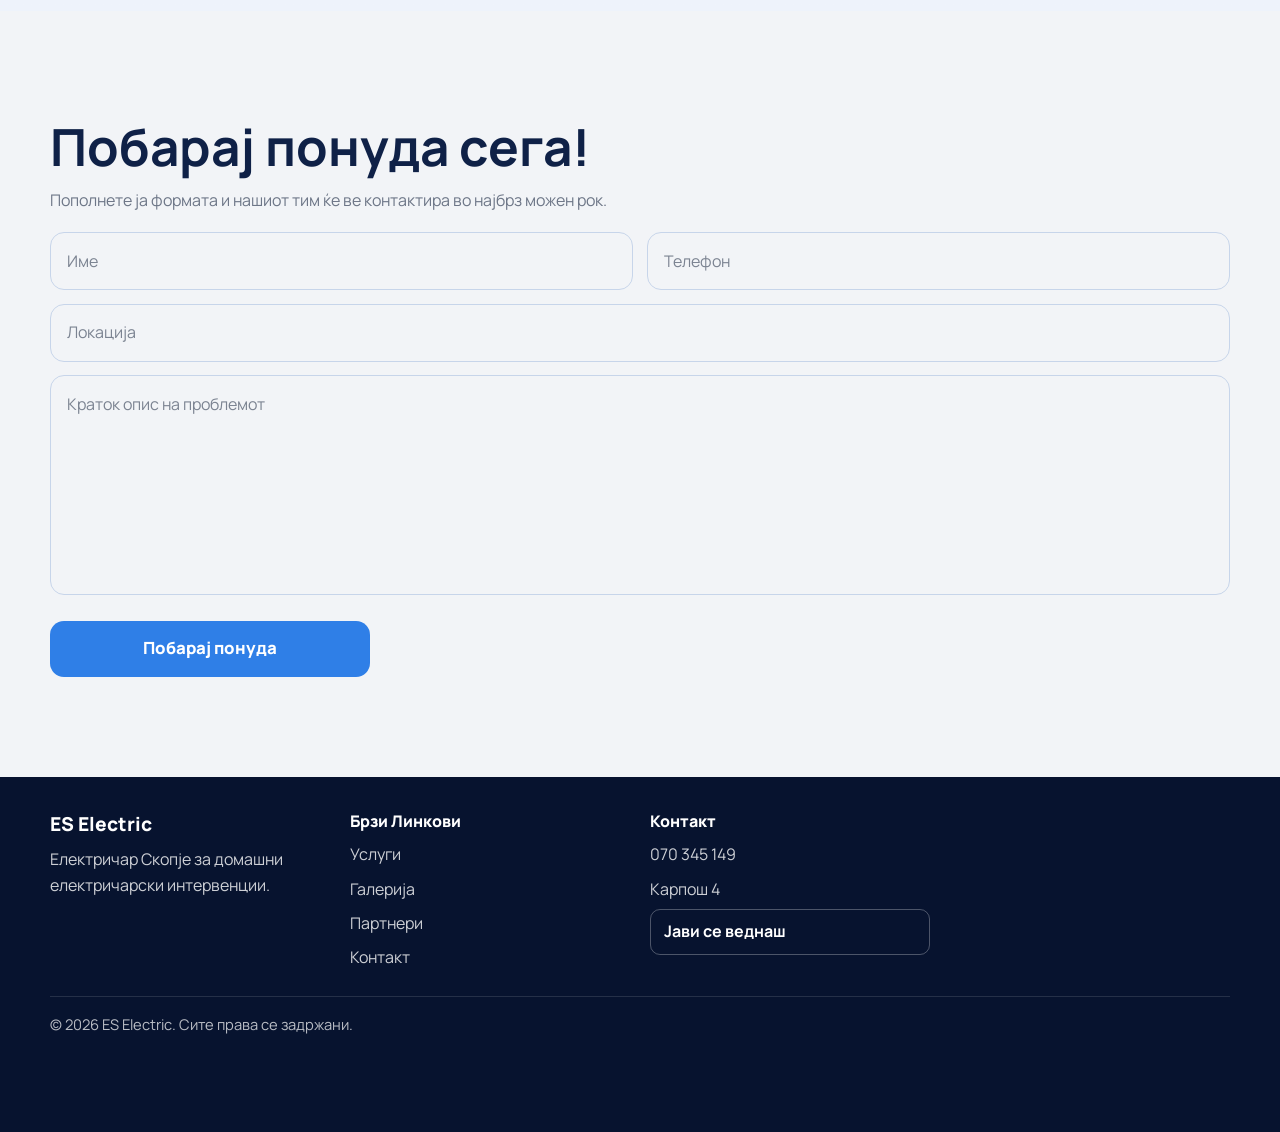
<file: galerija.html>
<!DOCTYPE html>
<html lang="mk">
<head>
  <meta charset="UTF-8">
  <meta name="viewport" content="width=device-width, initial-scale=1.0">
  <link rel="icon" type="image/png" sizes="32x32" href="images/eselectriclogo.png?v=2">
  <link rel="icon" type="image/png" sizes="16x16" href="images/eselectriclogo.png?v=2">
  <link rel="apple-touch-icon" sizes="180x180" href="images/eselectriclogo.png?v=2">
  <link rel="shortcut icon" href="images/eselectriclogo.png?v=2">
  <title>Галерија | ES Electric</title>
  <meta name="description" content="Портфолио галерија од електричарски изведби во Скопје: табли, осигурувачи, инсталации, штекери и осветлување.">
  <meta name="robots" content="index, follow">
  <link rel="canonical" href="https://elektricarskopje.mk/galerija.html">
  <link rel="preconnect" href="https://fonts.googleapis.com">
  <link rel="preconnect" href="https://fonts.gstatic.com" crossorigin>
  <link href="https://fonts.googleapis.com/css2?family=Cormorant+Garamond:wght@600;700&family=Manrope:wght@400;500;700;800&display=swap" rel="stylesheet">
  <link rel="stylesheet" href="style.css">
</head>
<body class="inner-page">

  <header class="site-header" data-header>
    <div class="container header-inner">
      <a class="brand" href="/" aria-label="ES Electric почетна">
        <span class="brand-mark">
          <img src="images/eselectriclogo.png?v=2" alt="ES Electric лого" width="234" height="234">
        </span>
      </a>
      <button class="nav-toggle" type="button" aria-expanded="false" aria-controls="site-nav" data-nav-toggle>
        <span></span>
        <span></span>
        <span></span>
        <span class="sr-only">Отвори мени</span>
      </button>
      <nav class="site-nav" id="site-nav" data-nav>
        <div class="nav-item has-dropdown">
          <a href="uslugi.html">Услуги</a>
          <div class="sub-nav">
            <a href="uslugi/promena-na-osiguraci.html">Промена на осигурачи</a>
            <a href="uslugi/popravka-na-stekeri.html">Поправка на штекери</a>
            <a href="uslugi/popravka-na-prekinuvaci.html">Поправка на прекинувачи</a>
            <a href="uslugi/zamena-na-elektricna-tabla.html">Замена на електрична табла</a>
            <a href="uslugi/montaza-na-svetla.html">Монтажа на светла</a>
            <a href="uslugi/montaza-na-bojler.html">Монтажа на бојлер</a>
            <a href="uslugi/montaza-na-klima.html">Монтажа на клима</a>
          </div>
        </div>
        <a href="galerija.html">Галерија</a>
        <a href="partneri/">Партнери</a>
        <a href="kontakt.html">Контакт</a>
      </nav>
      <a class="button button-call header-call" href="tel:070345149">Контакт</a>
    </div>
  </header>

  <main id="main-content" class="page-main">
    <section class="page-hero">
      <div class="container">
        <p class="eyebrow">Портфолио</p>
        <h1>Галерија од наши реализирани електро проекти</h1>
        <p>Погледнете дел од изведбите: табли, автоматски осигурувачи, инсталации, штекери и практични решенија за дом и деловен простор.</p>
      </div>
    </section>

    <section class="gallery-section">
      <div class="container">
        <div class="gallery-grid">
          <figure class="gallery-item"><img src="images/avtomatski-osiguruvaci.jpg" alt="Автоматски осигурувачи" loading="lazy"></figure>
          <figure class="gallery-item"><img src="images/elektricarski-instalacii.jpg" alt="Електричарски инсталации" loading="lazy"></figure>
          <figure class="gallery-item"><img src="images/instalacija-na-kuka.jpg" alt="Инсталација на кука" loading="lazy"></figure>
          <figure class="gallery-item"><img src="images/instalacija-na-kuka2.jpg" alt="Инсталација на кука 2" loading="lazy"></figure>
          <figure class="gallery-item"><img src="images/instalacija-stekeri.jpg" alt="Инсталација на штекери" loading="lazy"></figure>
          <figure class="gallery-item"><img src="images/kukni-instalacii.jpg" alt="Куќни инсталации" loading="lazy"></figure>
          <figure class="gallery-item"><img src="images/kukni-tabli.jpg" alt="Куќни табли" loading="lazy"></figure>
          <figure class="gallery-item"><img src="images/kukni-tabli2.jpg" alt="Куќни табли 2" loading="lazy"></figure>
          <figure class="gallery-item"><img src="images/montaza-na-stekeri-2.jpg" alt="Монтажа на штекери" loading="lazy"></figure>
          <figure class="gallery-item"><img src="images/montaza-na-stekeri.jpg" alt="Монтажа на штекери 2" loading="lazy"></figure>
          <figure class="gallery-item"><img src="images/promena na avtomatski osiguraci.jpg" alt="Промена на автоматски осигурувачи" loading="lazy"></figure>
          <figure class="gallery-item"><img src="images/promena na avtomatski osiguraci2.jpg" alt="Промена на автоматски осигурувачи 2" loading="lazy"></figure>
          <figure class="gallery-item"><img src="images/pustanje-na-kabli-vo-tabla.jpg" alt="Пуштање на кабли во табла" loading="lazy"></figure>
          <figure class="gallery-item"><img src="images/pustanje-na-kabli.jpg" alt="Пуштање на кабли" loading="lazy"></figure>
          <figure class="gallery-item"><img src="images/pustanje-na-kabli2.jpg" alt="Пуштање на кабли 2" loading="lazy"></figure>
          <figure class="gallery-item"><img src="images/stekeri-i-led-lambi.jpg" alt="Штекери и LED ламби" loading="lazy"></figure>
          <figure class="gallery-item"><img src="images/stekeri-i-led-lambi2.jpg" alt="Штекери и LED ламби 2" loading="lazy"></figure>
          <figure class="gallery-item"><img src="images/tabla-osiguraci.jpg" alt="Табла со осигурувачи" loading="lazy"></figure>
          <figure class="gallery-item"><img src="images/tabla-osiguraci2.jpg" alt="Табла осигурувачи 2" loading="lazy"></figure>
          <figure class="gallery-item"><img src="images/tabla-osiguraci3.jpg" alt="Табла осигурувачи 3" loading="lazy"></figure>
          <figure class="gallery-item"><img src="images/tabla-osiguraci4.jpg" alt="Табла осигурувачи 4" loading="lazy"></figure>
          <figure class="gallery-item"><img src="images/tabla-osiguraci5.jpg" alt="Табла осигурувачи 5" loading="lazy"></figure>
          <figure class="gallery-item"><img src="images/tabla-osiguraci6.jpg" alt="Табла осигурувачи 6" loading="lazy"></figure>
          <figure class="gallery-item"><img src="images/tabla-osiguraci7.jpg" alt="Табла осигурувачи 7" loading="lazy"></figure>
        </div>
      </div>
    </section>

    <section class="contact section" id="contact">
      <div class="container">
        <div class="contact-shell">
          <h2>Побарај понуда сега!</h2>
          <p class="contact-intro">Пополнете ја формата и нашиот тим ќе ве контактира во најбрз можен рок.</p>

          <form class="contact-form contact-form-modern" action="https://formsubmit.co/goranristov80@yahoo.com" method="post">
            <input type="hidden" name="_subject" value="Нова порака од Галерија форма - elektricarskopje.mk">
            <input type="hidden" name="_captcha" value="false">
            <input type="hidden" name="_template" value="table">
            <div class="contact-form-row">
              <div>
                <input id="name" name="name" type="text" autocomplete="name" placeholder="Име" aria-label="Име" required>
              </div>
              <div>
                <input id="phone" name="phone" type="tel" autocomplete="tel" placeholder="Телефон" aria-label="Телефон" required>
              </div>
            </div>

            <input id="location" name="location" type="text" autocomplete="street-address" placeholder="Локација" aria-label="Локација" required>

            <textarea id="message" name="message" rows="6" placeholder="Краток опис на проблемот" aria-label="Краток опис на проблемот" required></textarea>

            <button class="button contact-submit" type="submit">Побарај понуда</button>
          </form>
        </div>
      </div>
    </section>
  </main>

  <footer class="site-footer">
    <div class="container footer-grid">
      <div class="footer-col">
        <p class="footer-brand">ES Electric</p>
        <p>Електричар Скопје за домашни електричарски интервенции.</p>
      </div>
      <div class="footer-col">
        <p class="footer-title">Брзи Линкови</p>
        <a href="uslugi.html">Услуги</a>
        <a href="galerija.html">Галерија</a>
        <a href="partneri/">Партнери</a>
        <a href="kontakt.html">Контакт</a>
      </div>
      <div class="footer-col">
        <p class="footer-title">Контакт</p>
        <p><a href="tel:070345149">070 345 149</a></p>
        <p>Карпош 4</p>
        <a class="footer-call-link" href="tel:070345149">Јави се веднаш</a>
      </div>
    </div>
    <div class="container footer-bottom">
      <p>© 2026 ES Electric. Сите права се задржани.</p>
    </div>
  </footer>

  <script src="script.js" defer></script>
</body>
</html>
</file>
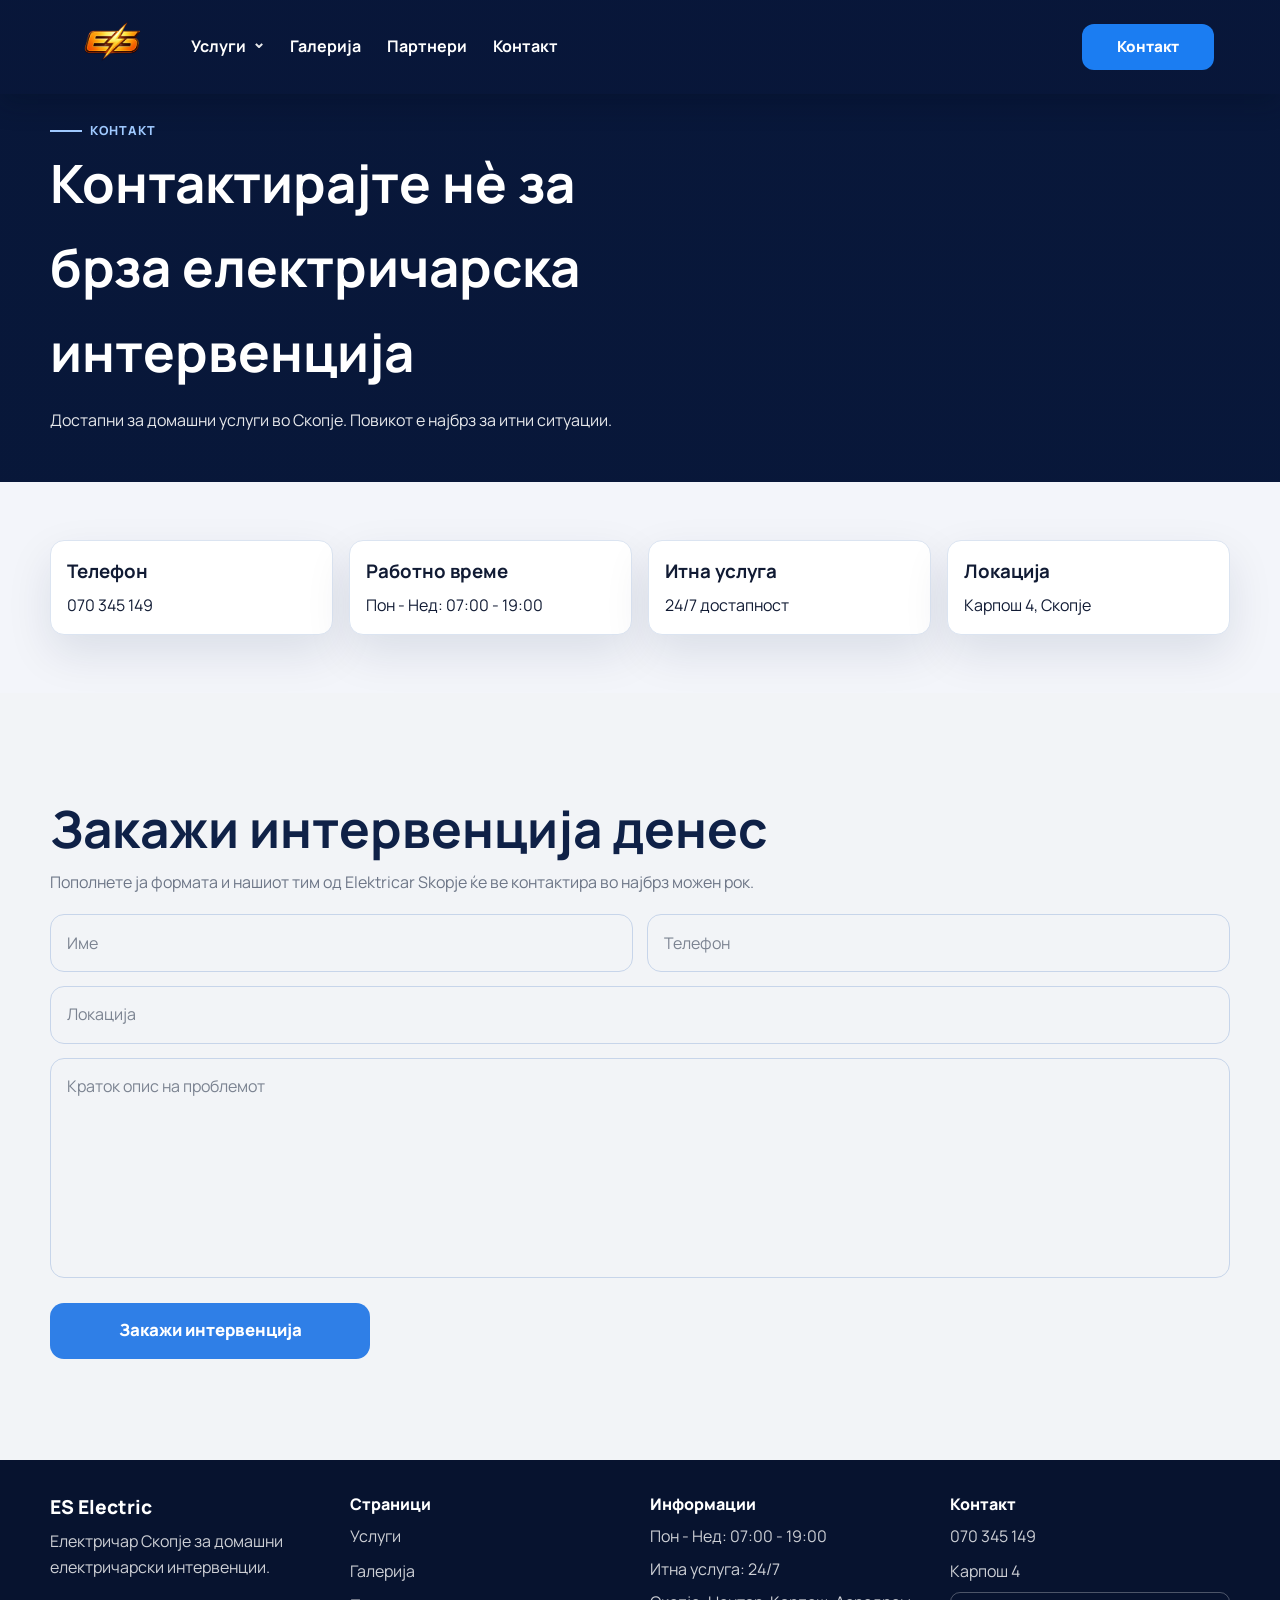
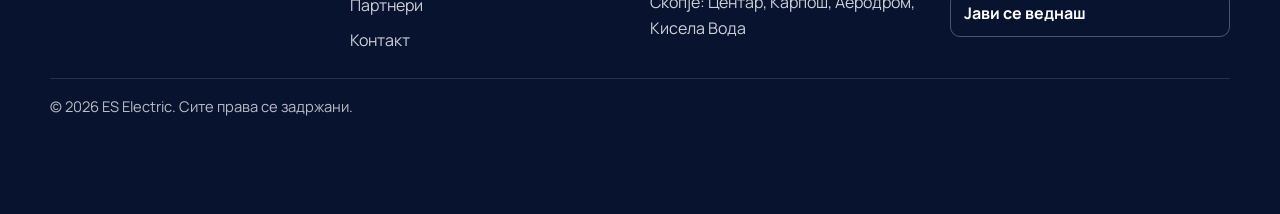
<file: kontakt.html>
<!DOCTYPE html>
<html lang="mk">
<head>
  <meta charset="UTF-8">
  <meta name="viewport" content="width=device-width, initial-scale=1.0">
  <link rel="icon" type="image/png" sizes="32x32" href="images/eselectriclogo.png?v=2">
  <link rel="icon" type="image/png" sizes="16x16" href="images/eselectriclogo.png?v=2">
  <link rel="apple-touch-icon" sizes="180x180" href="images/eselectriclogo.png?v=2">
  <link rel="shortcut icon" href="images/eselectriclogo.png?v=2">
  <title>Контакт | ES Electric</title>
  <meta name="description" content="Контактирајте ES Electric за домашни електричарски услуги во Скопје.">
  <meta name="robots" content="index, follow">
  <link rel="canonical" href="https://elektricarskopje.mk/kontakt.html">
  <link rel="preconnect" href="https://fonts.googleapis.com">
  <link rel="preconnect" href="https://fonts.gstatic.com" crossorigin>
  <link href="https://fonts.googleapis.com/css2?family=Cormorant+Garamond:wght@600;700&family=Manrope:wght@400;500;700;800&display=swap" rel="stylesheet">
  <link rel="stylesheet" href="style.css">
</head>
<body class="inner-page">

  <header class="site-header" data-header>
    <div class="container header-inner">
      <a class="brand" href="/" aria-label="ES Electric почетна">
        <span class="brand-mark">
          <img src="images/eselectriclogo.png?v=2" alt="ES Electric лого" width="234" height="234">
        </span>
      </a>
      <button class="nav-toggle" type="button" aria-expanded="false" aria-controls="site-nav" data-nav-toggle>
        <span></span>
        <span></span>
        <span></span>
        <span class="sr-only">Отвори мени</span>
      </button>
      <nav class="site-nav" id="site-nav" data-nav>
        <div class="nav-item has-dropdown">
          <a href="uslugi.html">Услуги</a>
          <div class="sub-nav">
            <a href="uslugi/promena-na-osiguraci.html">Промена на осигурачи</a>
            <a href="uslugi/popravka-na-stekeri.html">Поправка на штекери</a>
            <a href="uslugi/popravka-na-prekinuvaci.html">Поправка на прекинувачи</a>
            <a href="uslugi/zamena-na-elektricna-tabla.html">Замена на електрична табла</a>
            <a href="uslugi/montaza-na-svetla.html">Монтажа на светла</a>
            <a href="uslugi/montaza-na-bojler.html">Монтажа на бојлер</a>
            <a href="uslugi/montaza-na-klima.html">Монтажа на клима</a>
          </div>
        </div>
        <a href="galerija.html">Галерија</a>
        <a href="partneri/">Партнери</a>
        <a href="kontakt.html">Контакт</a>
      </nav>
      <a class="button button-call header-call" href="tel:070345149">Контакт</a>
    </div>
  </header>

  <main id="main-content" class="page-main">
    <section class="page-hero">
      <div class="container">
        <p class="eyebrow">Контакт</p>
        <h1>Контактирајте нѐ за брза електричарска интервенција</h1>
        <p>Достапни за домашни услуги во Скопје. Повикот е најбрз за итни ситуации.</p>
      </div>
    </section>

    <section class="page-section page-section-soft">
      <div class="container quick-contact-grid">
        <article class="quick-contact-card">
          <h3>Телефон</h3>
          <p><a href="tel:070345149">070 345 149</a></p>
        </article>
        <article class="quick-contact-card">
          <h3>Работно време</h3>
          <p>Пон - Нед: 07:00 - 19:00</p>
        </article>
        <article class="quick-contact-card">
          <h3>Итна услуга</h3>
          <p>24/7 достапност</p>
        </article>
        <article class="quick-contact-card">
          <h3>Локација</h3>
          <p>Карпош 4, Скопје</p>
        </article>
      </div>
    </section>

    <section class="contact section">
      <div class="container">
        <div class="contact-shell">
          <h2>Закажи интервенција денес</h2>
          <p class="contact-intro">Пополнете ја формата и нашиот тим од Elektricar Skopje ќе ве контактира во најбрз можен рок.</p>

          <form class="contact-form contact-form-modern" action="https://formsubmit.co/goranristov80@yahoo.com" method="post">
            <input type="hidden" name="_subject" value="Нова порака од Контакт страница - elektricarskopje.mk">
            <input type="hidden" name="_captcha" value="false">
            <input type="hidden" name="_template" value="table">
            <div class="contact-form-row">
              <div>
                <input id="name" name="name" type="text" autocomplete="name" placeholder="Име" aria-label="Име" required>
              </div>
              <div>
                <input id="phone" name="phone" type="tel" autocomplete="tel" placeholder="Телефон" aria-label="Телефон" required>
              </div>
            </div>

            <input id="location" name="location" type="text" autocomplete="street-address" placeholder="Локација" aria-label="Локација" required>

            <textarea id="message" name="message" rows="6" placeholder="Краток опис на проблемот" aria-label="Краток опис на проблемот" required></textarea>

            <button class="button contact-submit" type="submit">Закажи интервенција</button>
          </form>
        </div>
      </div>
    </section>
  </main>

  <footer class="site-footer">
    <div class="container footer-grid">
      <div class="footer-col">
        <p class="footer-brand">ES Electric</p>
        <p>Електричар Скопје за домашни електричарски интервенции.</p>
      </div>
      <div class="footer-col">
        <p class="footer-title">Страници</p>
        <a href="uslugi.html">Услуги</a>
        <a href="galerija.html">Галерија</a>
        <a href="partneri/">Партнери</a>
        <a href="kontakt.html">Контакт</a>
      </div>
      <div class="footer-col">
        <p class="footer-title">Информации</p>
        <p>Пон - Нед: 07:00 - 19:00</p>
        <p>Итна услуга: 24/7</p>
        <p>Скопје: Центар, Карпош, Аеродром, Кисела Вода</p>
      </div>
      <div class="footer-col">
        <p class="footer-title">Контакт</p>
        <p><a href="tel:070345149">070 345 149</a></p>
        <p>Карпош 4</p>
        <a class="footer-call-link" href="tel:070345149">Јави се веднаш</a>
      </div>
    </div>
    <div class="container footer-bottom">
      <p>© 2026 ES Electric. Сите права се задржани.</p>
    </div>
  </footer>

  <script src="script.js" defer></script>
</body>
</html>
</file>
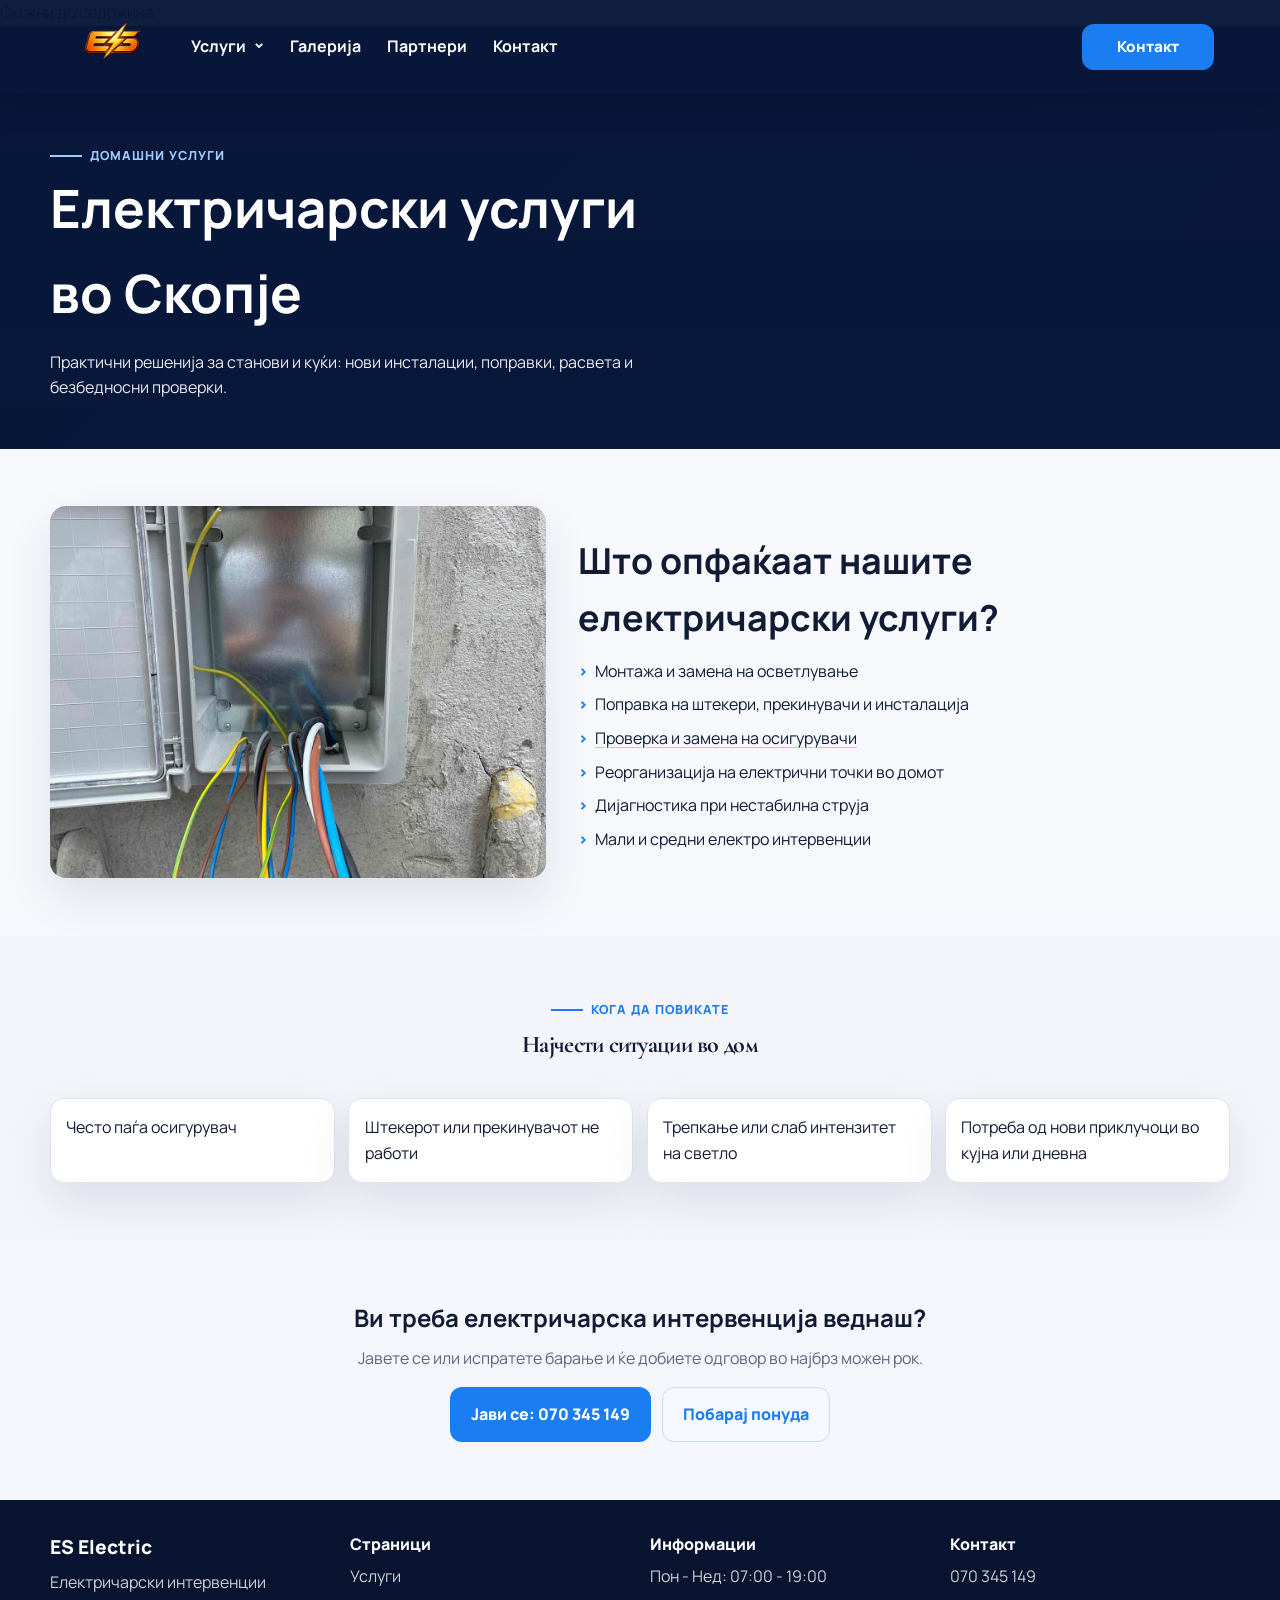
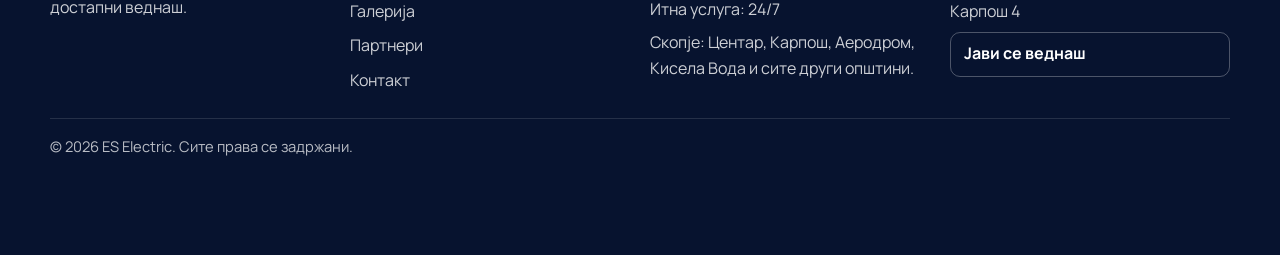
<file: uslugi.html>
<!DOCTYPE html>
<html lang="mk">
<head>
  <meta charset="UTF-8">
  <meta name="viewport" content="width=device-width, initial-scale=1.0">
  <link rel="icon" type="image/png" sizes="32x32" href="images/eselectriclogo.png?v=2">
  <link rel="icon" type="image/png" sizes="16x16" href="images/eselectriclogo.png?v=2">
  <link rel="apple-touch-icon" sizes="180x180" href="images/eselectriclogo.png?v=2">
  <link rel="shortcut icon" href="images/eselectriclogo.png?v=2">
  <title>Домашни услуги | ES Electric</title>
  <meta name="description" content="Домашни електричарски услуги во Скопје: инсталации, расвета, штекери, осигурувачи и поправки за домови.">
  <meta name="robots" content="index, follow">
  <link rel="canonical" href="https://elektricarskopje.mk/uslugi.html">
  <link rel="preconnect" href="https://fonts.googleapis.com">
  <link rel="preconnect" href="https://fonts.gstatic.com" crossorigin>
  <link href="https://fonts.googleapis.com/css2?family=Cormorant+Garamond:wght@600;700&family=Manrope:wght@400;500;700;800&display=swap" rel="stylesheet">
  <link rel="stylesheet" href="style.css">
</head>
<body class="inner-page">
  <a class="skip-link" href="#main-content">Скокни до содржина</a>

  <header class="site-header" data-header>
    <div class="container header-inner">
      <a class="brand" href="/" aria-label="ES Electric почетна">
        <span class="brand-mark">
          <img src="images/eselectriclogo.png?v=2" alt="Elektricar Skopje лого" width="234" height="234">
        </span>
      </a>
      <button class="nav-toggle" type="button" aria-expanded="false" aria-controls="site-nav" data-nav-toggle>
        <span></span>
        <span></span>
        <span></span>
        <span class="sr-only">Отвори мени</span>
      </button>
      <nav class="site-nav" id="site-nav" data-nav>
        <div class="nav-item has-dropdown">
          <a href="uslugi.html">Услуги</a>
          <div class="sub-nav">
            <a href="uslugi/promena-na-osiguraci.html">Промена на осигурачи</a>
            <a href="uslugi/popravka-na-stekeri.html">Поправка на штекери</a>
            <a href="uslugi/popravka-na-prekinuvaci.html">Поправка на прекинувачи</a>
            <a href="uslugi/zamena-na-elektricna-tabla.html">Замена на електрична табла</a>
            <a href="uslugi/montaza-na-svetla.html">Монтажа на светла</a>
            <a href="uslugi/montaza-na-bojler.html">Монтажа на бојлер</a>
            <a href="uslugi/montaza-na-klima.html">Монтажа на клима</a>
          </div>
        </div>
        <a href="galerija.html">Галерија</a>
        <a href="partneri/">Партнери</a>
        <a href="kontakt.html">Контакт</a>
      </nav>
      <a class="button button-call header-call" href="tel:070345149">Контакт</a>
    </div>
  </header>

  <main id="main-content" class="page-main">
    <section class="page-hero">
      <div class="container">
        <p class="eyebrow">Домашни услуги</p>
        <h1>Електричарски услуги во Скопје</h1>
        <p>Практични решенија за станови и куќи: нови инсталации, поправки, расвета и безбедносни проверки.</p>
      </div>
    </section>

    <section class="page-section">
      <div class="container page-two-col">
        <div class="page-media">
          <img src="images/pustanje-na-kabli-vo-tabla.jpg" alt="Пуштање кабли во електрична табла" loading="lazy">
        </div>
        <div class="page-copy">
          <h2>Што опфаќаат нашите електричарски услуги?</h2>
          <ul class="page-list">
            <li>Монтажа и замена на осветлување</li>
            <li>Поправка на штекери, прекинувачи и инсталација</li>
            <li><a class="page-list-link" href="uslugi/promena-na-osiguraci.html">Проверка и замена на осигурувачи</a></li>
            <li>Реорганизација на електрични точки во домот</li>
            <li>Дијагностика при нестабилна струја</li>
            <li>Мали и средни електро интервенции</li>
          </ul>
        </div>
      </div>
    </section>

    <section class="page-section page-section-soft">
      <div class="container">
        <div class="section-heading">
          <p class="eyebrow">Кога да повикате</p>
          <h2>Најчести ситуации во дом</h2>
        </div>
        <div class="mini-cards">
          <article>Често паѓа осигурувач</article>
          <article>Штекерот или прекинувачот не работи</article>
          <article>Трепкање или слаб интензитет на светло</article>
          <article>Потреба од нови приклучоци во кујна или дневна </article>
        </div>
      </div>
    </section>

    <section class="page-section">
      <div class="container page-cta">
        <h2>Ви треба електричарска интервенција веднаш?</h2>
        <p>Јавете се или испратете барање и ќе добиете одговор во најбрз можен рок.</p>
        <div class="page-cta-actions">
          <a class="button button-call" href="tel:070345149">Јави се: 070 345 149</a>
          <a class="button button-call-outline" href="kontakt.html">Побарај понуда</a>
        </div>
      </div>
    </section>
  </main>

  <footer class="site-footer">
    <div class="container footer-grid">
      <div class="footer-col">
        <p class="footer-brand">ES Electric</p>
        <p>Електричарски интервенции достапни веднаш.</p>
      </div>
      <div class="footer-col">
        <p class="footer-title">Страници</p>
        <a href="uslugi.html">Услуги</a>
        <a href="galerija.html">Галерија</a>
        <a href="partneri/">Партнери</a>
        <a href="kontakt.html">Контакт</a>
      </div>
      <div class="footer-col">
        <p class="footer-title">Информации</p>
        <p>Пон - Нед: 07:00 - 19:00</p>
        <p>Итна услуга: 24/7</p>
        <p>Скопје: Центар, Карпош, Аеродром, Кисела Вода и сите други општини.</p>
      </div>
      <div class="footer-col">
        <p class="footer-title">Контакт</p>
        <p><a href="tel:070345149">070 345 149</a></p>
        <p>Карпош 4</p>
        <a class="footer-call-link" href="tel:070345149">Јави се веднаш</a>
      </div>
    </div>
    <div class="container footer-bottom">
      <p>© 2026 ES Electric. Сите права се задржани.</p>
    </div>
  </footer>

  <script src="script.js" defer></script>
</body>
</html>
</file>
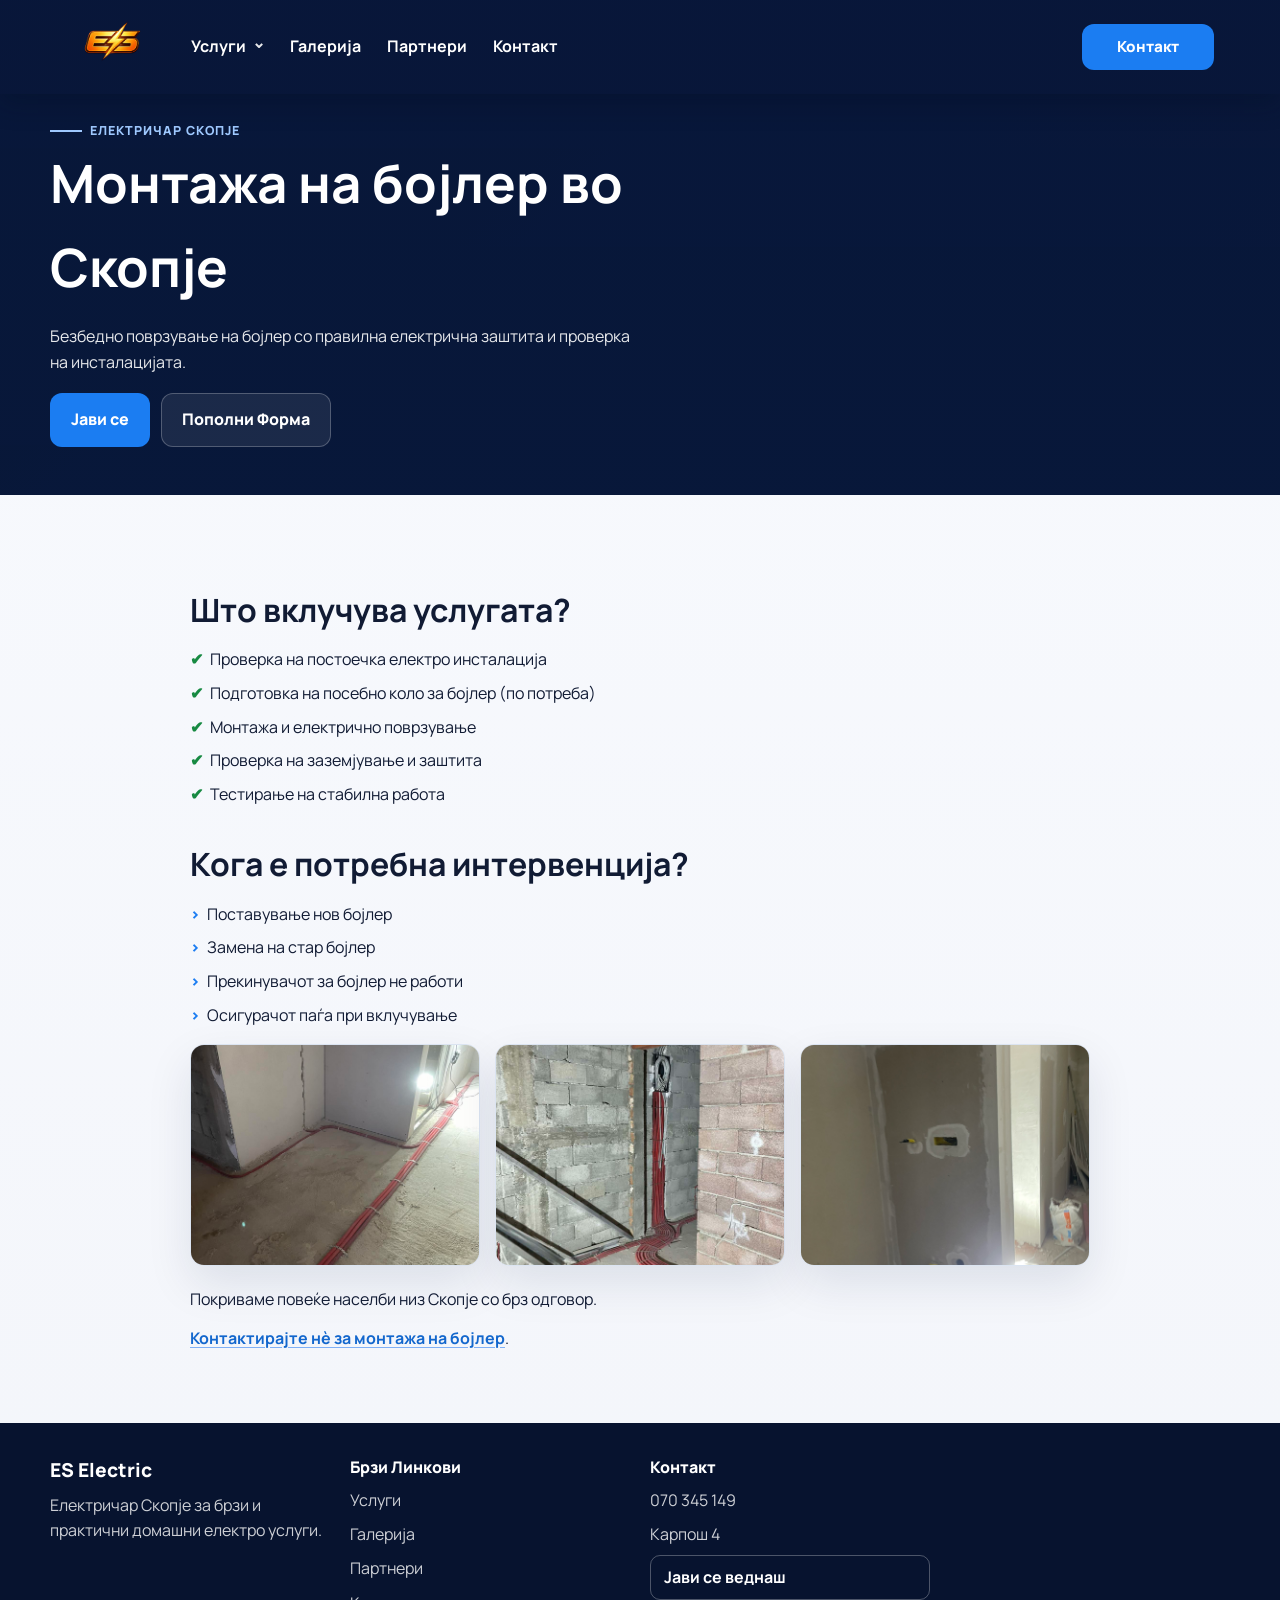
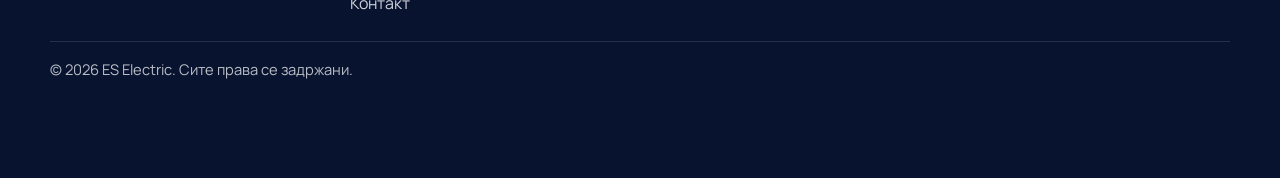
<file: uslugi/montaza-na-bojler.html>
<!DOCTYPE html>
<html lang="mk">
<head>
  <meta charset="UTF-8">
  <meta name="viewport" content="width=device-width, initial-scale=1.0">
  <link rel="icon" type="image/png" sizes="32x32" href="../images/eselectriclogo.png?v=2">
  <link rel="icon" type="image/png" sizes="16x16" href="../images/eselectriclogo.png?v=2">
  <link rel="apple-touch-icon" sizes="180x180" href="../images/eselectriclogo.png?v=2">
  <link rel="shortcut icon" href="../images/eselectriclogo.png?v=2">
  <title>Монтажа на бојлер во Скопје | ES Electric</title>
  <meta name="description" content="Монтажа, поврзување и проверка на електричен бојлер во Скопје со безбедна изведба и тестирање.">
  <meta name="robots" content="index, follow">
  <link rel="canonical" href="https://elektricarskopje.mk/uslugi/montaza-na-bojler.html">
  <link rel="preconnect" href="https://fonts.googleapis.com">
  <link rel="preconnect" href="https://fonts.gstatic.com" crossorigin>
  <link href="https://fonts.googleapis.com/css2?family=Cormorant+Garamond:wght@600;700&family=Manrope:wght@400;500;700;800&display=swap" rel="stylesheet">
  <link rel="stylesheet" href="../style.css">
</head>
<body class="inner-page">
  <header class="site-header" data-header>
    <div class="container header-inner">
      <a class="brand" href="/" aria-label="ES Electric почетна">
        <span class="brand-mark">
          <img src="../images/eselectriclogo.png?v=2" alt="ES Electric лого" width="234" height="234">
        </span>
      </a>
      <button class="nav-toggle" type="button" aria-expanded="false" aria-controls="site-nav" data-nav-toggle>
        <span></span>
        <span></span>
        <span></span>
        <span class="sr-only">Отвори мени</span>
      </button>
      <nav class="site-nav" id="site-nav" data-nav>
        <div class="nav-item has-dropdown">
          <a href="../uslugi.html">Услуги</a>
          <div class="sub-nav">
            <a href="promena-na-osiguraci.html">Промена на осигурачи</a>
            <a href="popravka-na-stekeri.html">Поправка на штекери</a>
            <a href="popravka-na-prekinuvaci.html">Поправка на прекинувачи</a>
            <a href="zamena-na-elektricna-tabla.html">Замена на електрична табла</a>
            <a href="montaza-na-svetla.html">Монтажа на светла</a>
            <a href="montaza-na-bojler.html">Монтажа на бојлер</a>
            <a href="montaza-na-klima.html">Монтажа на клима</a>
          </div>
        </div>
        <a href="../galerija.html">Галерија</a>
        <a href="../partneri/">Партнери</a>
        <a href="../kontakt.html">Контакт</a>
      </nav>
      <a class="button button-call header-call" href="tel:070345149">Контакт</a>
    </div>
  </header>

  <main id="main-content" class="page-main">
    <section class="page-hero">
      <div class="container">
        <p class="eyebrow">Електричар Скопје</p>
        <h1>Монтажа на бојлер во Скопје</h1>
        <p>Безбедно поврзување на бојлер со правилна електрична заштита и проверка на инсталацијата.</p>
        <div class="page-hero-actions">
          <a class="button button-call" href="tel:070345149">Јави се</a>
          <a class="button button-ghost" href="../kontakt.html">Пополни Форма</a>
        </div>
      </div>
    </section>

    <section class="page-section">
      <div class="container service-detail-wrap">
        <h2>Што вклучува услугата?</h2>
        <ul class="page-list service-check-list">
          <li>Проверка на постоечка електро инсталација</li>
          <li>Подготовка на посебно коло за бојлер (по потреба)</li>
          <li>Монтажа и електрично поврзување</li>
          <li>Проверка на заземјување и заштита</li>
          <li>Тестирање на стабилна работа</li>
        </ul>

        <h2>Кога е потребна интервенција?</h2>
        <ul class="page-list">
          <li>Поставување нов бојлер</li>
          <li>Замена на стар бојлер</li>
          <li>Прекинувачот за бојлер не работи</li>
          <li>Осигурачот паѓа при вклучување</li>
        </ul>

        <div class="osiguraci-gallery">
          <figure><img src="../images/pustanje-na-kabli.jpg" alt="Електро поврзување" loading="lazy"></figure>
          <figure><img src="../images/instalacija-na-kuka.jpg" alt="Монтажа во бања" loading="lazy"></figure>
          <figure><img src="../images/elektricarski-instalacii.jpg" alt="Проверка на инсталација" loading="lazy"></figure>
        </div>

        <p>Покриваме повеќе населби низ Скопје со брз одговор.</p>
        <p><a href="../kontakt.html">Контактирајте нѐ за монтажа на бојлер</a>.</p>
      </div>
    </section>
  </main>

  <footer class="site-footer">
    <div class="container footer-grid">
      <div class="footer-col">
        <p class="footer-brand">ES Electric</p>
        <p>Електричар Скопје за брзи и практични домашни електро услуги.</p>
      </div>
      <div class="footer-col">
        <p class="footer-title">Брзи Линкови</p>
        <a href="../uslugi.html">Услуги</a>
        <a href="../galerija.html">Галерија</a>
        <a href="../partneri/">Партнери</a>
        <a href="../kontakt.html">Контакт</a>
      </div>
      <div class="footer-col">
        <p class="footer-title">Контакт</p>
        <p><a href="tel:070345149">070 345 149</a></p>
        <p>Карпош 4</p>
        <a class="footer-call-link" href="tel:070345149">Јави се веднаш</a>
      </div>
    </div>
    <div class="container footer-bottom">
      <p>© 2026 ES Electric. Сите права се задржани.</p>
    </div>
  </footer>

  <script src="../script.js" defer></script>
</body>
</html>
</file>
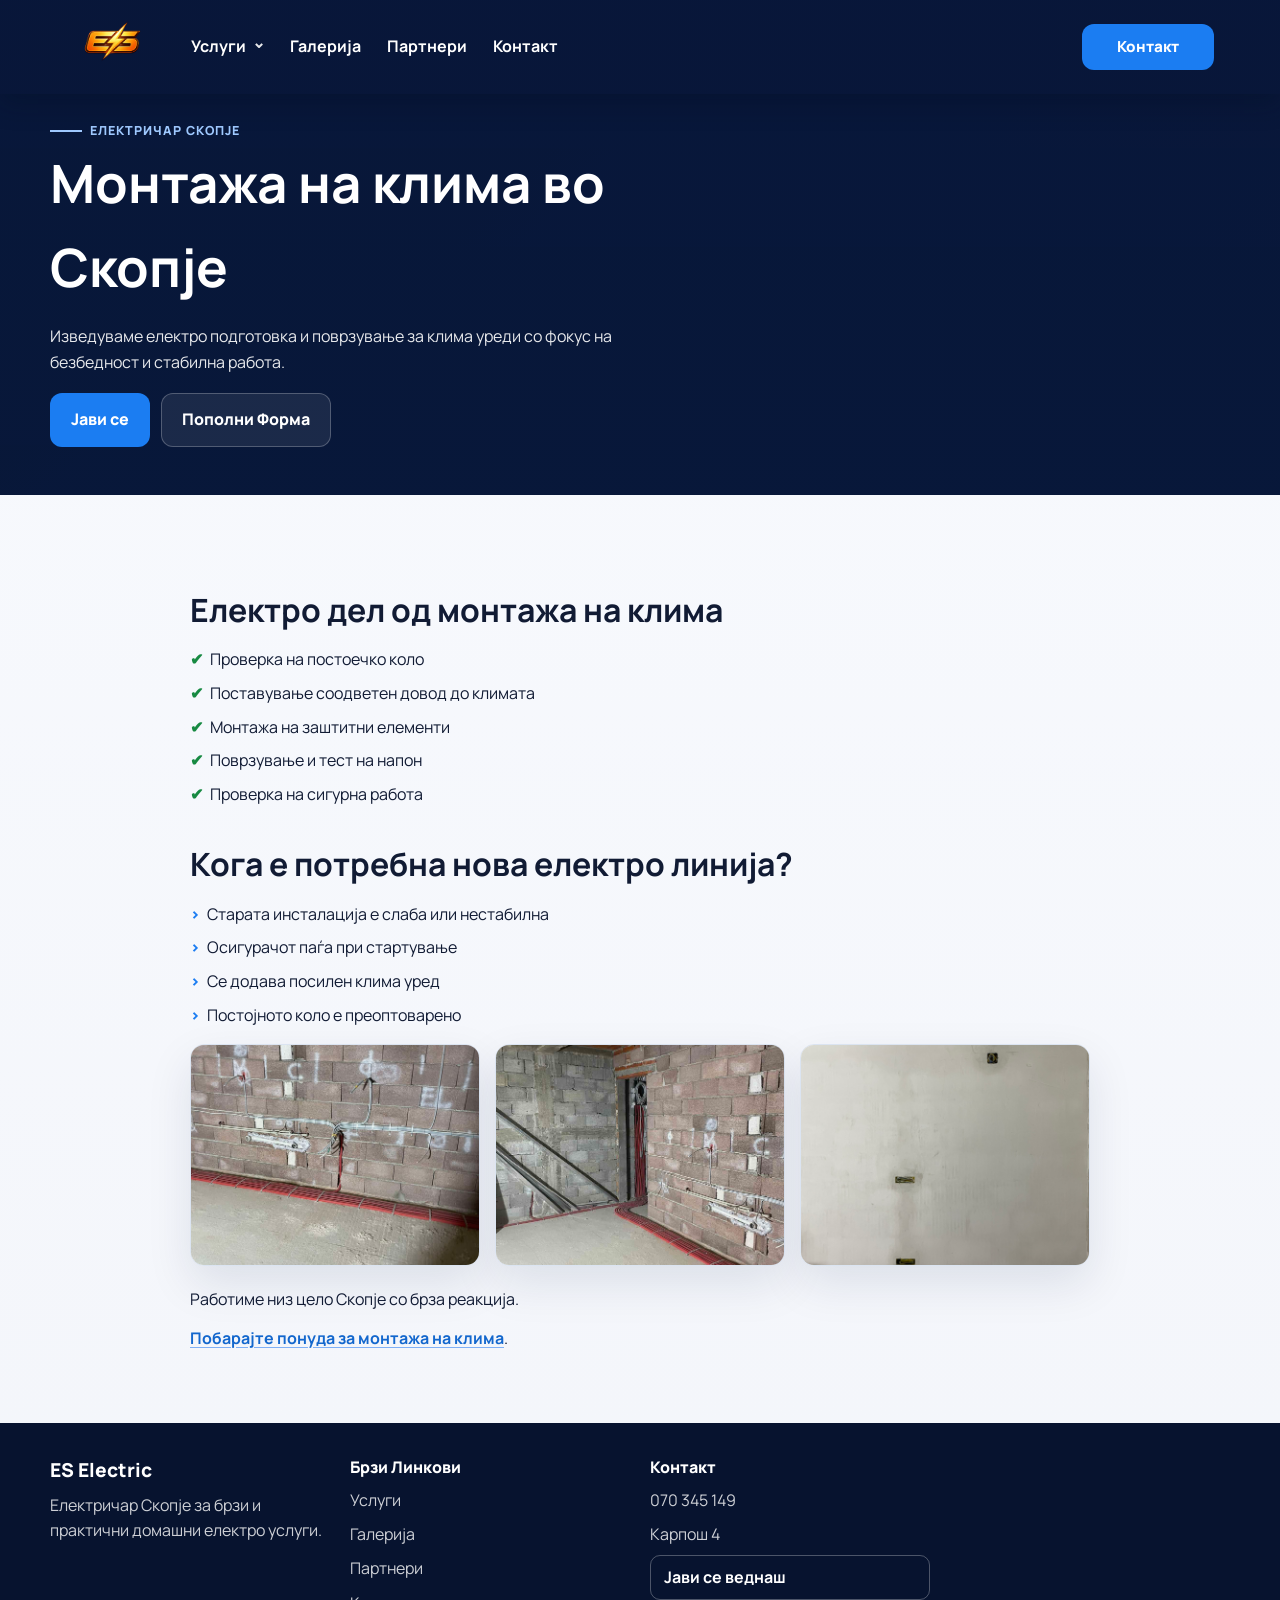
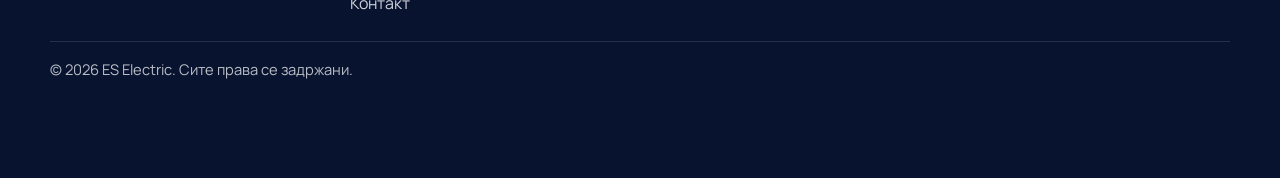
<file: uslugi/montaza-na-klima.html>
<!DOCTYPE html>
<html lang="mk">
<head>
  <meta charset="UTF-8">
  <meta name="viewport" content="width=device-width, initial-scale=1.0">
  <link rel="icon" type="image/png" sizes="32x32" href="../images/eselectriclogo.png?v=2">
  <link rel="icon" type="image/png" sizes="16x16" href="../images/eselectriclogo.png?v=2">
  <link rel="apple-touch-icon" sizes="180x180" href="../images/eselectriclogo.png?v=2">
  <link rel="shortcut icon" href="../images/eselectriclogo.png?v=2">
  <title>Монтажа на клима во Скопје | ES Electric</title>
  <meta name="description" content="Електро подготовка и поврзување за монтажа на клима уред во Скопје со безбедна инсталација и проверка.">
  <meta name="robots" content="index, follow">
  <link rel="canonical" href="https://elektricarskopje.mk/uslugi/montaza-na-klima.html">
  <link rel="preconnect" href="https://fonts.googleapis.com">
  <link rel="preconnect" href="https://fonts.gstatic.com" crossorigin>
  <link href="https://fonts.googleapis.com/css2?family=Cormorant+Garamond:wght@600;700&family=Manrope:wght@400;500;700;800&display=swap" rel="stylesheet">
  <link rel="stylesheet" href="../style.css">
</head>
<body class="inner-page">
  <header class="site-header" data-header>
    <div class="container header-inner">
      <a class="brand" href="/" aria-label="ES Electric почетна">
        <span class="brand-mark">
          <img src="../images/eselectriclogo.png?v=2" alt="ES Electric лого" width="234" height="234">
        </span>
      </a>
      <button class="nav-toggle" type="button" aria-expanded="false" aria-controls="site-nav" data-nav-toggle>
        <span></span>
        <span></span>
        <span></span>
        <span class="sr-only">Отвори мени</span>
      </button>
      <nav class="site-nav" id="site-nav" data-nav>
        <div class="nav-item has-dropdown">
          <a href="../uslugi.html">Услуги</a>
          <div class="sub-nav">
            <a href="promena-na-osiguraci.html">Промена на осигурачи</a>
            <a href="popravka-na-stekeri.html">Поправка на штекери</a>
            <a href="popravka-na-prekinuvaci.html">Поправка на прекинувачи</a>
            <a href="zamena-na-elektricna-tabla.html">Замена на електрична табла</a>
            <a href="montaza-na-svetla.html">Монтажа на светла</a>
            <a href="montaza-na-bojler.html">Монтажа на бојлер</a>
            <a href="montaza-na-klima.html">Монтажа на клима</a>
          </div>
        </div>
        <a href="../galerija.html">Галерија</a>
        <a href="../partneri/">Партнери</a>
        <a href="../kontakt.html">Контакт</a>
      </nav>
      <a class="button button-call header-call" href="tel:070345149">Контакт</a>
    </div>
  </header>

  <main id="main-content" class="page-main">
    <section class="page-hero">
      <div class="container">
        <p class="eyebrow">Електричар Скопје</p>
        <h1>Монтажа на клима во Скопје</h1>
        <p>Изведуваме електро подготовка и поврзување за клима уреди со фокус на безбедност и стабилна работа.</p>
        <div class="page-hero-actions">
          <a class="button button-call" href="tel:070345149">Јави се</a>
          <a class="button button-ghost" href="../kontakt.html">Пополни Форма</a>
        </div>
      </div>
    </section>

    <section class="page-section">
      <div class="container service-detail-wrap">
        <h2>Електро дел од монтажа на клима</h2>
        <ul class="page-list service-check-list">
          <li>Проверка на постоечко коло</li>
          <li>Поставување соодветен довод до климата</li>
          <li>Монтажа на заштитни елементи</li>
          <li>Поврзување и тест на напон</li>
          <li>Проверка на сигурна работа</li>
        </ul>

        <h2>Кога е потребна нова електро линија?</h2>
        <ul class="page-list">
          <li>Старата инсталација е слаба или нестабилна</li>
          <li>Осигурачот паѓа при стартување</li>
          <li>Се додава посилен клима уред</li>
          <li>Постојното коло е преоптоварено</li>
        </ul>

        <div class="osiguraci-gallery">
          <figure><img src="../images/pustanje-na-kabli2.jpg" alt="Поставување кабли за клима" loading="lazy"></figure>
          <figure><img src="../images/instalacija-na-kuka2.jpg" alt="Електро подготовка за клима" loading="lazy"></figure>
          <figure><img src="../images/kukni-instalacii.jpg" alt="Домашна електрична инсталација" loading="lazy"></figure>
        </div>

        <p>Работиме низ цело Скопје со брза реакција.</p>
        <p><a href="../kontakt.html">Побарајте понуда за монтажа на клима</a>.</p>
      </div>
    </section>
  </main>

  <footer class="site-footer">
    <div class="container footer-grid">
      <div class="footer-col">
        <p class="footer-brand">ES Electric</p>
        <p>Електричар Скопје за брзи и практични домашни електро услуги.</p>
      </div>
      <div class="footer-col">
        <p class="footer-title">Брзи Линкови</p>
        <a href="../uslugi.html">Услуги</a>
        <a href="../galerija.html">Галерија</a>
        <a href="../partneri/">Партнери</a>
        <a href="../kontakt.html">Контакт</a>
      </div>
      <div class="footer-col">
        <p class="footer-title">Контакт</p>
        <p><a href="tel:070345149">070 345 149</a></p>
        <p>Карпош 4</p>
        <a class="footer-call-link" href="tel:070345149">Јави се веднаш</a>
      </div>
    </div>
    <div class="container footer-bottom">
      <p>© 2026 ES Electric. Сите права се задржани.</p>
    </div>
  </footer>

  <script src="../script.js" defer></script>
</body>
</html>
</file>
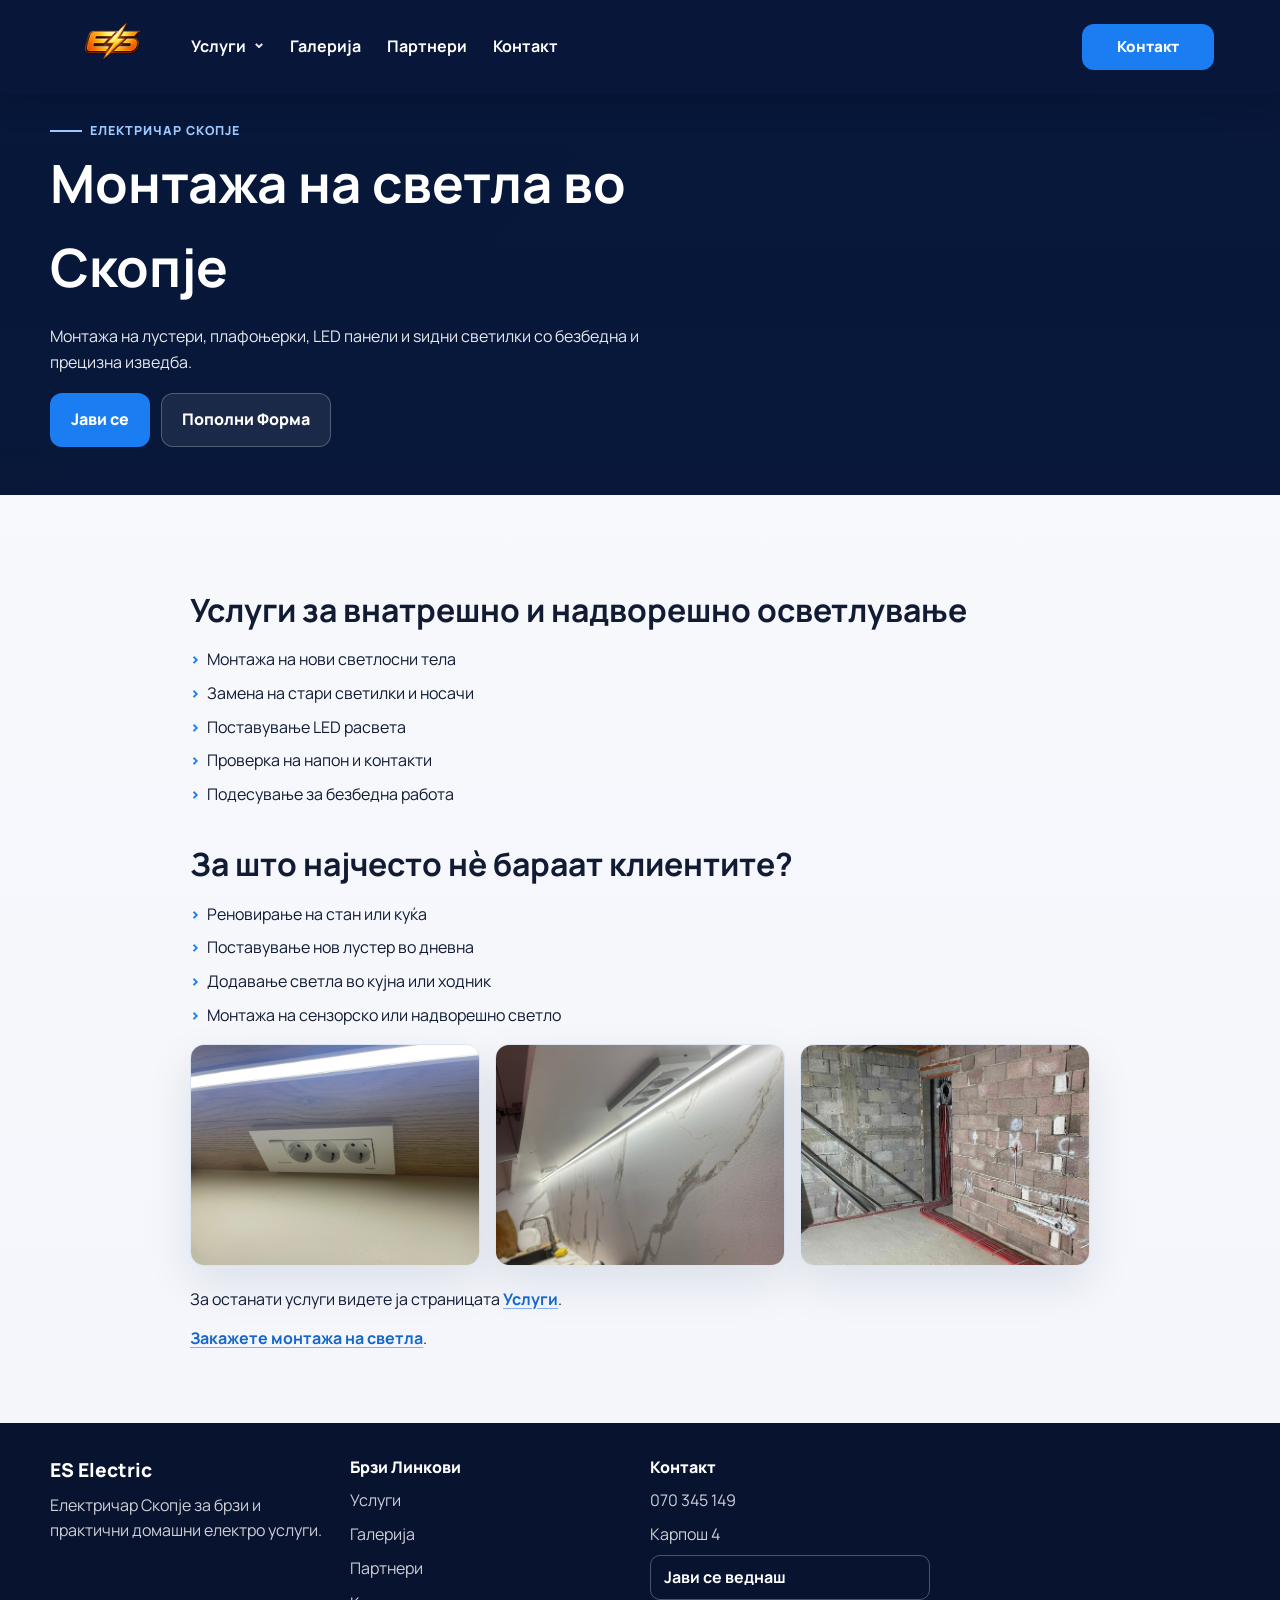
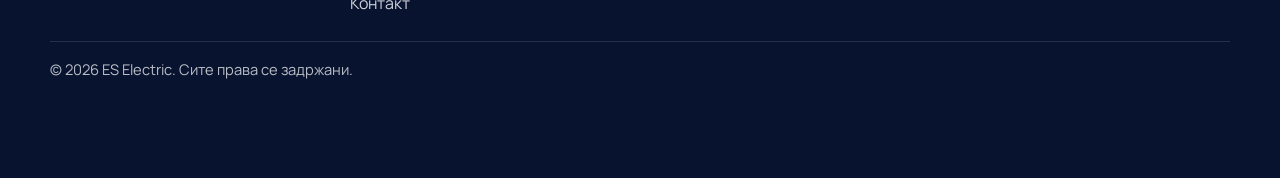
<file: uslugi/montaza-na-svetla.html>
<!DOCTYPE html>
<html lang="mk">
<head>
  <meta charset="UTF-8">
  <meta name="viewport" content="width=device-width, initial-scale=1.0">
  <link rel="icon" type="image/png" sizes="32x32" href="../images/eselectriclogo.png?v=2">
  <link rel="icon" type="image/png" sizes="16x16" href="../images/eselectriclogo.png?v=2">
  <link rel="apple-touch-icon" sizes="180x180" href="../images/eselectriclogo.png?v=2">
  <link rel="shortcut icon" href="../images/eselectriclogo.png?v=2">
  <title>Монтажа на светла во Скопје | ES Electric</title>
  <meta name="description" content="Монтажа и замена на лустери, плафоњерки, LED тела и надворешно осветлување во Скопје.">
  <meta name="robots" content="index, follow">
  <link rel="canonical" href="https://elektricarskopje.mk/uslugi/montaza-na-svetla.html">
  <link rel="preconnect" href="https://fonts.googleapis.com">
  <link rel="preconnect" href="https://fonts.gstatic.com" crossorigin>
  <link href="https://fonts.googleapis.com/css2?family=Cormorant+Garamond:wght@600;700&family=Manrope:wght@400;500;700;800&display=swap" rel="stylesheet">
  <link rel="stylesheet" href="../style.css">
</head>
<body class="inner-page">
  <header class="site-header" data-header>
    <div class="container header-inner">
      <a class="brand" href="/" aria-label="ES Electric почетна">
        <span class="brand-mark">
          <img src="../images/eselectriclogo.png?v=2" alt="ES Electric лого" width="234" height="234">
        </span>
      </a>
      <button class="nav-toggle" type="button" aria-expanded="false" aria-controls="site-nav" data-nav-toggle>
        <span></span>
        <span></span>
        <span></span>
        <span class="sr-only">Отвори мени</span>
      </button>
      <nav class="site-nav" id="site-nav" data-nav>
        <div class="nav-item has-dropdown">
          <a href="../uslugi.html">Услуги</a>
          <div class="sub-nav">
            <a href="promena-na-osiguraci.html">Промена на осигурачи</a>
            <a href="popravka-na-stekeri.html">Поправка на штекери</a>
            <a href="popravka-na-prekinuvaci.html">Поправка на прекинувачи</a>
            <a href="zamena-na-elektricna-tabla.html">Замена на електрична табла</a>
            <a href="montaza-na-svetla.html">Монтажа на светла</a>
            <a href="montaza-na-bojler.html">Монтажа на бојлер</a>
            <a href="montaza-na-klima.html">Монтажа на клима</a>
          </div>
        </div>
        <a href="../galerija.html">Галерија</a>
        <a href="../partneri/">Партнери</a>
        <a href="../kontakt.html">Контакт</a>
      </nav>
      <a class="button button-call header-call" href="tel:070345149">Контакт</a>
    </div>
  </header>

  <main id="main-content" class="page-main">
    <section class="page-hero">
      <div class="container">
        <p class="eyebrow">Електричар Скопје</p>
        <h1>Монтажа на светла во Скопје</h1>
        <p>Монтажа на лустери, плафоњерки, LED панели и ѕидни светилки со безбедна и прецизна изведба.</p>
        <div class="page-hero-actions">
          <a class="button button-call" href="tel:070345149">Јави се</a>
          <a class="button button-ghost" href="../kontakt.html">Пополни Форма</a>
        </div>
      </div>
    </section>

    <section class="page-section">
      <div class="container service-detail-wrap">
        <h2>Услуги за внатрешно и надворешно осветлување</h2>
        <ul class="page-list">
          <li>Монтажа на нови светлосни тела</li>
          <li>Замена на стари светилки и носачи</li>
          <li>Поставување LED расвета</li>
          <li>Проверка на напон и контакти</li>
          <li>Подесување за безбедна работа</li>
        </ul>

        <h2>За што најчесто нè бараат клиентите?</h2>
        <ul class="page-list">
          <li>Реновирање на стан или куќа</li>
          <li>Поставување нов лустер во дневна</li>
          <li>Додавање светла во кујна или ходник</li>
          <li>Монтажа на сензорско или надворешно светло</li>
        </ul>

        <div class="osiguraci-gallery">
          <figure><img src="../images/stekeri-i-led-lambi.jpg" alt="Монтажа на LED светла" loading="lazy"></figure>
          <figure><img src="../images/stekeri-i-led-lambi2.jpg" alt="Расвета во дом" loading="lazy"></figure>
          <figure><img src="../images/instalacija-na-kuka2.jpg" alt="Подготовка за монтажа на лустер" loading="lazy"></figure>
        </div>

        <p>За останати услуги видете ја страницата <a href="../uslugi.html">Услуги</a>.</p>
        <p><a href="../kontakt.html">Закажете монтажа на светла</a>.</p>
      </div>
    </section>
  </main>

  <footer class="site-footer">
    <div class="container footer-grid">
      <div class="footer-col">
        <p class="footer-brand">ES Electric</p>
        <p>Електричар Скопје за брзи и практични домашни електро услуги.</p>
      </div>
      <div class="footer-col">
        <p class="footer-title">Брзи Линкови</p>
        <a href="../uslugi.html">Услуги</a>
        <a href="../galerija.html">Галерија</a>
        <a href="../partneri/">Партнери</a>
        <a href="../kontakt.html">Контакт</a>
      </div>
      <div class="footer-col">
        <p class="footer-title">Контакт</p>
        <p><a href="tel:070345149">070 345 149</a></p>
        <p>Карпош 4</p>
        <a class="footer-call-link" href="tel:070345149">Јави се веднаш</a>
      </div>
    </div>
    <div class="container footer-bottom">
      <p>© 2026 ES Electric. Сите права се задржани.</p>
    </div>
  </footer>

  <script src="../script.js" defer></script>
</body>
</html>
</file>
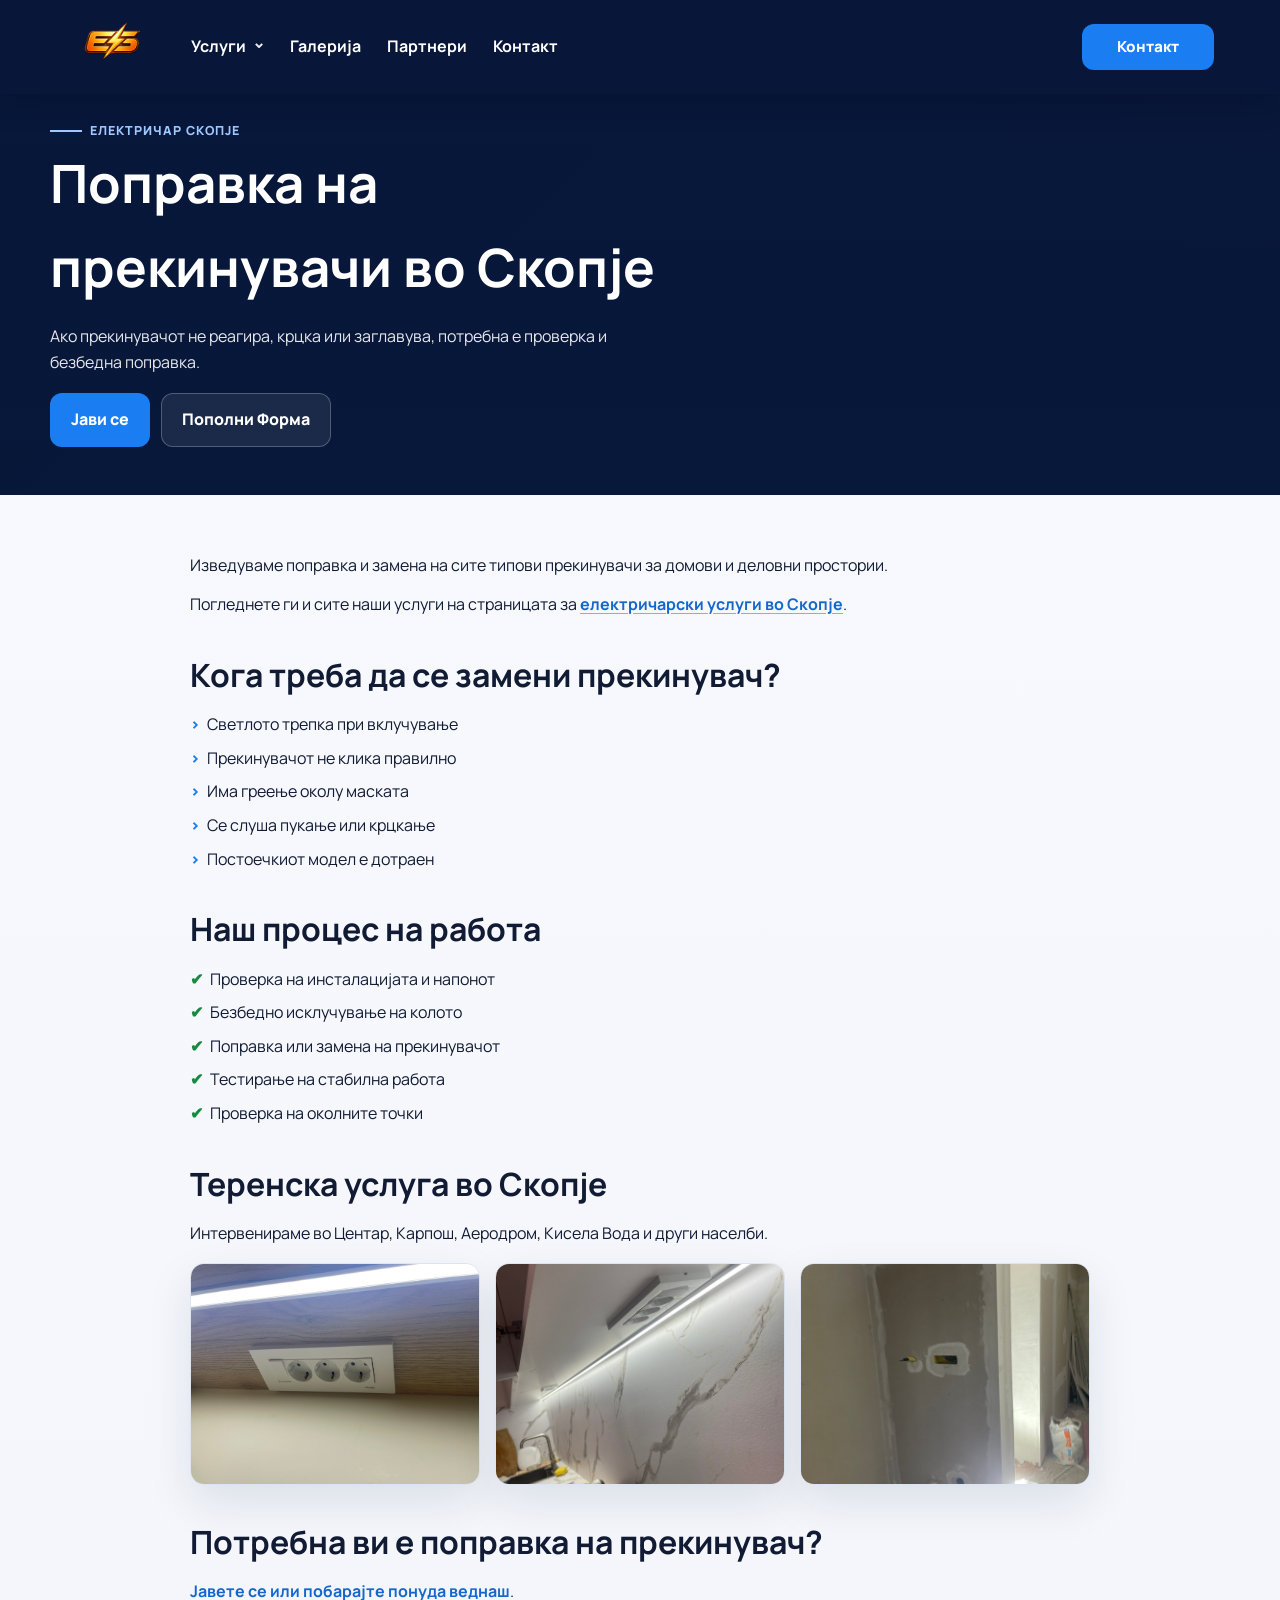
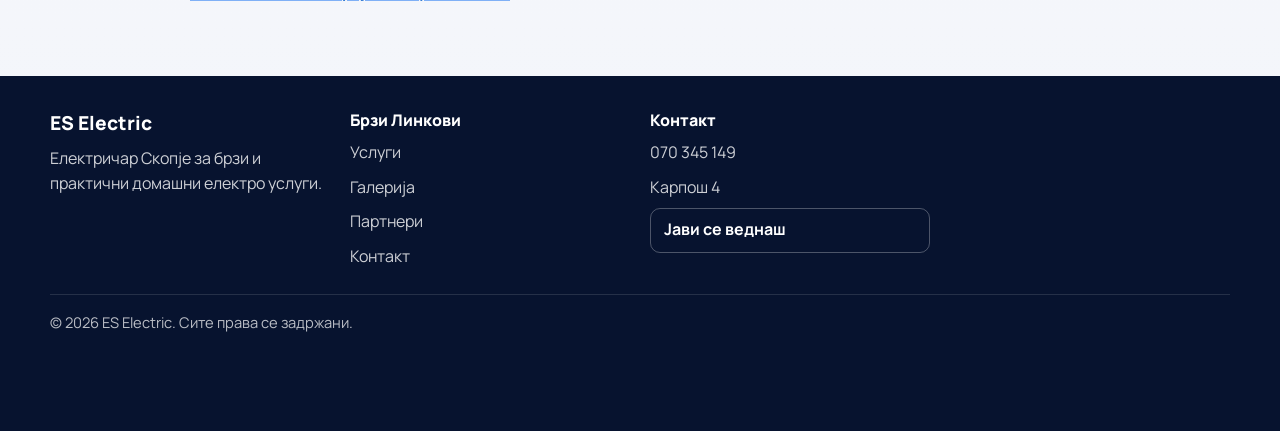
<file: uslugi/popravka-na-prekinuvaci.html>
<!DOCTYPE html>
<html lang="mk">
<head>
  <meta charset="UTF-8">
  <meta name="viewport" content="width=device-width, initial-scale=1.0">
  <link rel="icon" type="image/png" sizes="32x32" href="../images/eselectriclogo.png?v=2">
  <link rel="icon" type="image/png" sizes="16x16" href="../images/eselectriclogo.png?v=2">
  <link rel="apple-touch-icon" sizes="180x180" href="../images/eselectriclogo.png?v=2">
  <link rel="shortcut icon" href="../images/eselectriclogo.png?v=2">
  <title>Поправка на прекинувачи во Скопје | ES Electric</title>
  <meta name="description" content="Професионална поправка и замена на прекинувачи во Скопје со брза интервенција и безбедна монтажа.">
  <meta name="robots" content="index, follow">
  <link rel="canonical" href="https://elektricarskopje.mk/uslugi/popravka-na-prekinuvaci.html">
  <link rel="preconnect" href="https://fonts.googleapis.com">
  <link rel="preconnect" href="https://fonts.gstatic.com" crossorigin>
  <link href="https://fonts.googleapis.com/css2?family=Cormorant+Garamond:wght@600;700&family=Manrope:wght@400;500;700;800&display=swap" rel="stylesheet">
  <link rel="stylesheet" href="../style.css">
</head>
<body class="inner-page">
  <header class="site-header" data-header>
    <div class="container header-inner">
      <a class="brand" href="/" aria-label="ES Electric почетна">
        <span class="brand-mark">
          <img src="../images/eselectriclogo.png?v=2" alt="ES Electric лого" width="234" height="234">
        </span>
      </a>
      <button class="nav-toggle" type="button" aria-expanded="false" aria-controls="site-nav" data-nav-toggle>
        <span></span>
        <span></span>
        <span></span>
        <span class="sr-only">Отвори мени</span>
      </button>
      <nav class="site-nav" id="site-nav" data-nav>
        <div class="nav-item has-dropdown">
          <a href="../uslugi.html">Услуги</a>
          <div class="sub-nav">
            <a href="promena-na-osiguraci.html">Промена на осигурачи</a>
            <a href="popravka-na-stekeri.html">Поправка на штекери</a>
            <a href="popravka-na-prekinuvaci.html">Поправка на прекинувачи</a>
            <a href="zamena-na-elektricna-tabla.html">Замена на електрична табла</a>
            <a href="montaza-na-svetla.html">Монтажа на светла</a>
            <a href="montaza-na-bojler.html">Монтажа на бојлер</a>
            <a href="montaza-na-klima.html">Монтажа на клима</a>
          </div>
        </div>
        <a href="../galerija.html">Галерија</a>
        <a href="../partneri/">Партнери</a>
        <a href="../kontakt.html">Контакт</a>
      </nav>
      <a class="button button-call header-call" href="tel:070345149">Контакт</a>
    </div>
  </header>

  <main id="main-content" class="page-main">
    <section class="page-hero">
      <div class="container">
        <p class="eyebrow">Електричар Скопје</p>
        <h1>Поправка на прекинувачи во Скопје</h1>
        <p>Ако прекинувачот не реагира, крцка или заглавува, потребна е проверка и безбедна поправка.</p>
        <div class="page-hero-actions">
          <a class="button button-call" href="tel:070345149">Јави се</a>
          <a class="button button-ghost" href="../kontakt.html">Пополни Форма</a>
        </div>
      </div>
    </section>

    <section class="page-section">
      <div class="container service-detail-wrap">
        <p>Изведуваме поправка и замена на сите типови прекинувачи за домови и деловни простории.</p>
        <p>Погледнете ги и сите наши услуги на страницата за <a href="../uslugi.html">електричарски услуги во Скопје</a>.</p>

        <h2>Кога треба да се замени прекинувач?</h2>
        <ul class="page-list">
          <li>Светлото трепка при вклучување</li>
          <li>Прекинувачот не клика правилно</li>
          <li>Има греење околу маската</li>
          <li>Се слуша пукање или крцкање</li>
          <li>Постоечкиот модел е дотраен</li>
        </ul>

        <h2>Наш процес на работа</h2>
        <ul class="page-list service-check-list">
          <li>Проверка на инсталацијата и напонот</li>
          <li>Безбедно исклучување на колото</li>
          <li>Поправка или замена на прекинувачот</li>
          <li>Тестирање на стабилна работа</li>
          <li>Проверка на околните точки</li>
        </ul>

        <h2>Теренска услуга во Скопје</h2>
        <p>Интервенираме во Центар, Карпош, Аеродром, Кисела Вода и други населби.</p>

        <div class="osiguraci-gallery">
          <figure><img src="../images/stekeri-i-led-lambi.jpg" alt="Проверка на прекинувач" loading="lazy"></figure>
          <figure><img src="../images/stekeri-i-led-lambi2.jpg" alt="Монтажа на прекинувач" loading="lazy"></figure>
          <figure><img src="../images/elektricarski-instalacii.jpg" alt="Електрична инсталација во дом" loading="lazy"></figure>
        </div>

        <h2>Потребна ви е поправка на прекинувач?</h2>
        <p><a href="../kontakt.html">Јавете се или побарајте понуда веднаш</a>.</p>
      </div>
    </section>
  </main>

  <footer class="site-footer">
    <div class="container footer-grid">
      <div class="footer-col">
        <p class="footer-brand">ES Electric</p>
        <p>Електричар Скопје за брзи и практични домашни електро услуги.</p>
      </div>
      <div class="footer-col">
        <p class="footer-title">Брзи Линкови</p>
        <a href="../uslugi.html">Услуги</a>
        <a href="../galerija.html">Галерија</a>
        <a href="../partneri/">Партнери</a>
        <a href="../kontakt.html">Контакт</a>
      </div>
      <div class="footer-col">
        <p class="footer-title">Контакт</p>
        <p><a href="tel:070345149">070 345 149</a></p>
        <p>Карпош 4</p>
        <a class="footer-call-link" href="tel:070345149">Јави се веднаш</a>
      </div>
    </div>
    <div class="container footer-bottom">
      <p>© 2026 ES Electric. Сите права се задржани.</p>
    </div>
  </footer>

  <script src="../script.js" defer></script>
</body>
</html>
</file>
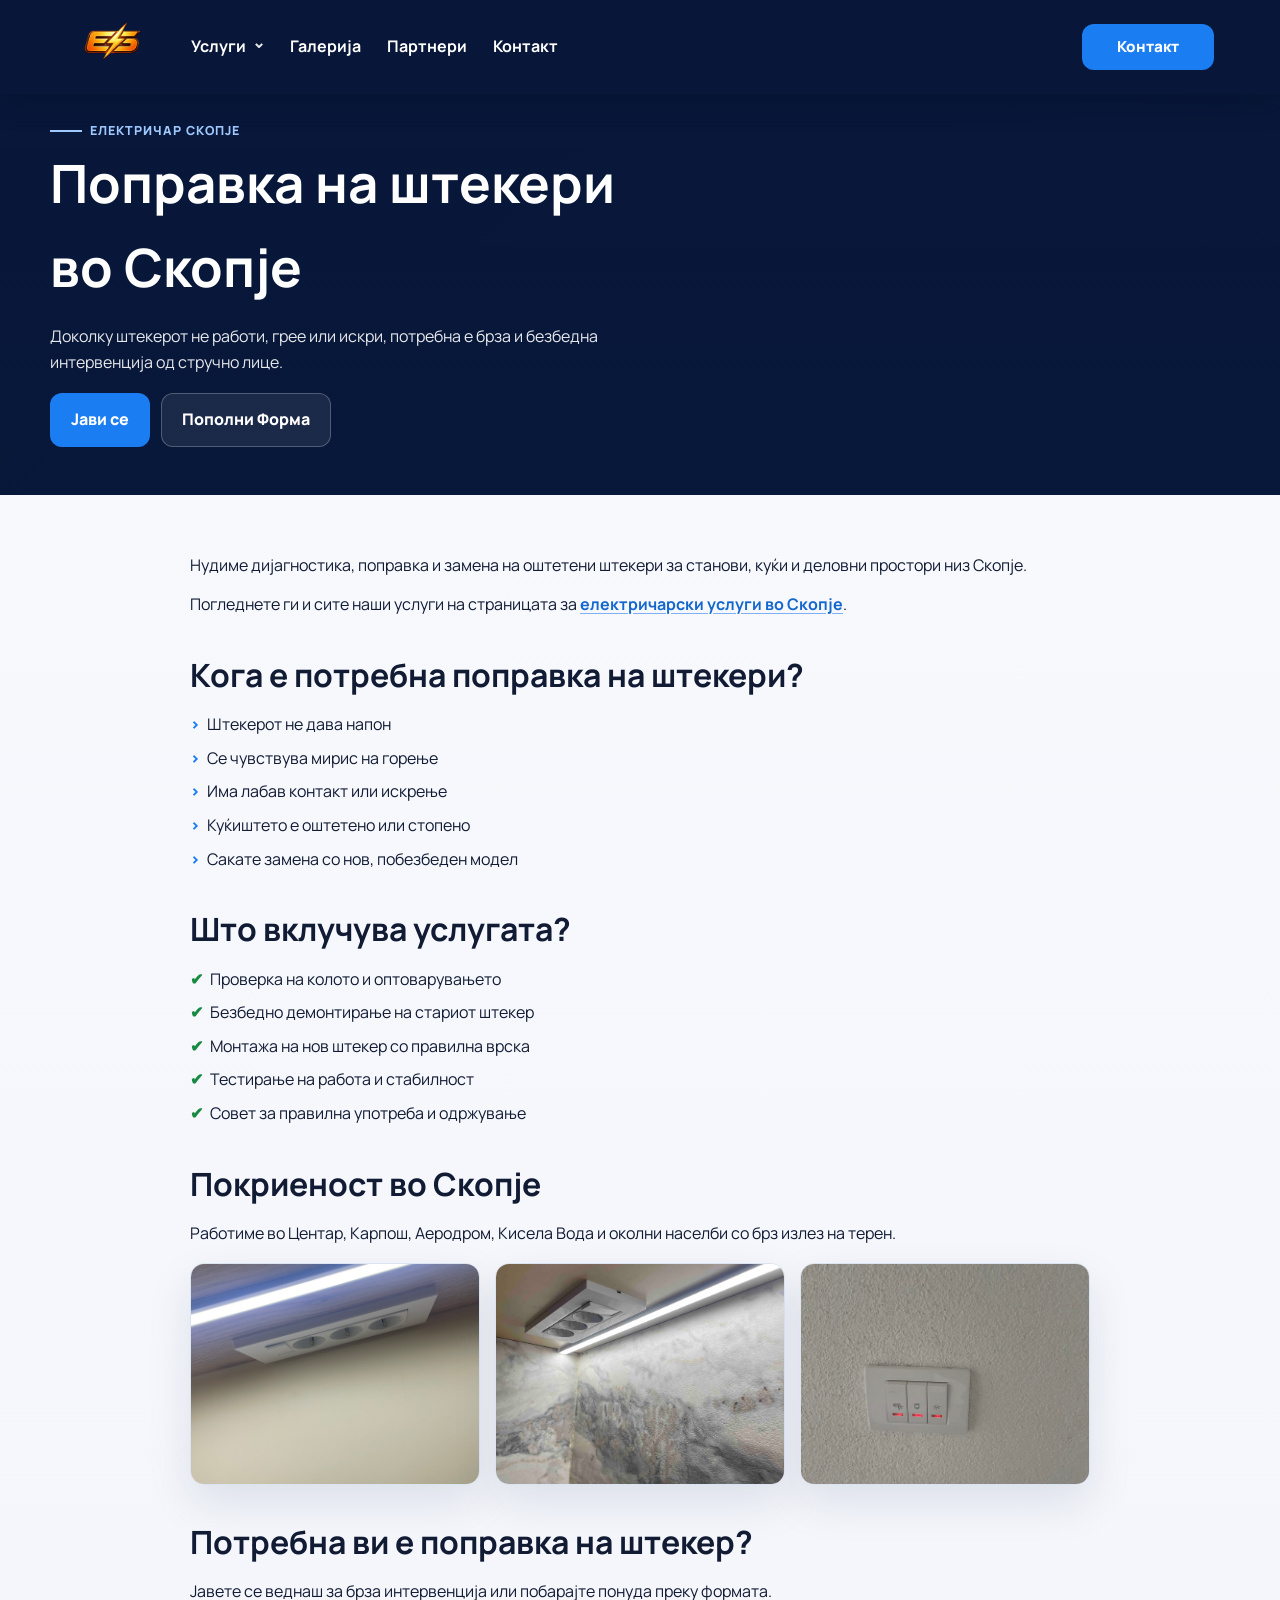
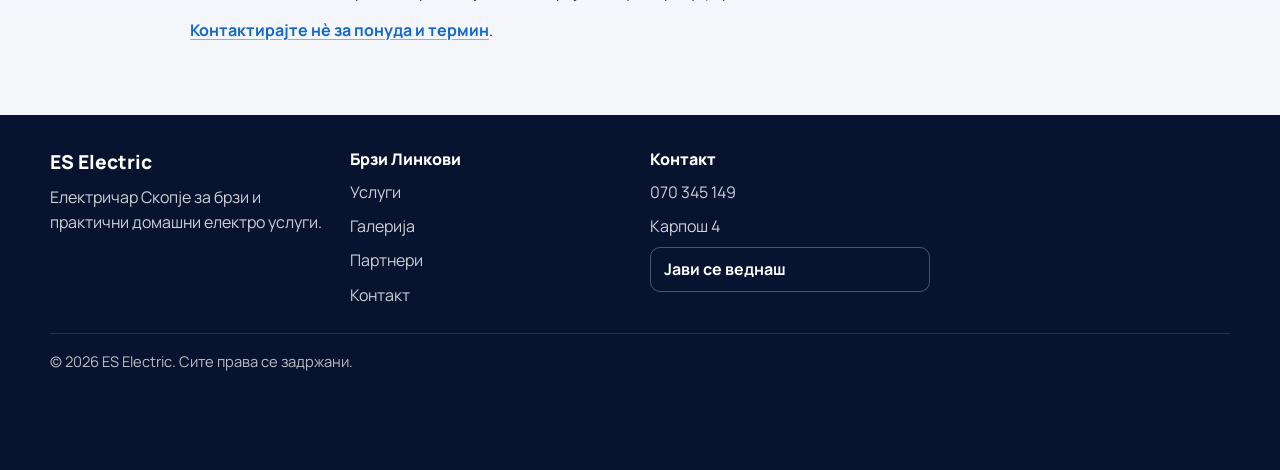
<file: uslugi/popravka-na-stekeri.html>
<!DOCTYPE html>
<html lang="mk">
<head>
  <meta charset="UTF-8">
  <meta name="viewport" content="width=device-width, initial-scale=1.0">
  <link rel="icon" type="image/png" sizes="32x32" href="../images/eselectriclogo.png?v=2">
  <link rel="icon" type="image/png" sizes="16x16" href="../images/eselectriclogo.png?v=2">
  <link rel="apple-touch-icon" sizes="180x180" href="../images/eselectriclogo.png?v=2">
  <link rel="shortcut icon" href="../images/eselectriclogo.png?v=2">
  <title>Поправка на штекери во Скопје | ES Electric</title>
  <meta name="description" content="Поправка и замена на штекери во Скопје со брз излез на терен, безбедна изведба и проверка на инсталацијата.">
  <meta name="robots" content="index, follow">
  <link rel="canonical" href="https://elektricarskopje.mk/uslugi/popravka-na-stekeri.html">
  <link rel="preconnect" href="https://fonts.googleapis.com">
  <link rel="preconnect" href="https://fonts.gstatic.com" crossorigin>
  <link href="https://fonts.googleapis.com/css2?family=Cormorant+Garamond:wght@600;700&family=Manrope:wght@400;500;700;800&display=swap" rel="stylesheet">
  <link rel="stylesheet" href="../style.css">
</head>
<body class="inner-page">
  <header class="site-header" data-header>
    <div class="container header-inner">
      <a class="brand" href="/" aria-label="ES Electric почетна">
        <span class="brand-mark">
          <img src="../images/eselectriclogo.png?v=2" alt="ES Electric лого" width="234" height="234">
        </span>
      </a>
      <button class="nav-toggle" type="button" aria-expanded="false" aria-controls="site-nav" data-nav-toggle>
        <span></span>
        <span></span>
        <span></span>
        <span class="sr-only">Отвори мени</span>
      </button>
      <nav class="site-nav" id="site-nav" data-nav>
        <div class="nav-item has-dropdown">
          <a href="../uslugi.html">Услуги</a>
          <div class="sub-nav">
            <a href="promena-na-osiguraci.html">Промена на осигурачи</a>
            <a href="popravka-na-stekeri.html">Поправка на штекери</a>
            <a href="popravka-na-prekinuvaci.html">Поправка на прекинувачи</a>
            <a href="zamena-na-elektricna-tabla.html">Замена на електрична табла</a>
            <a href="montaza-na-svetla.html">Монтажа на светла</a>
            <a href="montaza-na-bojler.html">Монтажа на бојлер</a>
            <a href="montaza-na-klima.html">Монтажа на клима</a>
          </div>
        </div>
        <a href="../galerija.html">Галерија</a>
        <a href="../partneri/">Партнери</a>
        <a href="../kontakt.html">Контакт</a>
      </nav>
      <a class="button button-call header-call" href="tel:070345149">Контакт</a>
    </div>
  </header>

  <main id="main-content" class="page-main">
    <section class="page-hero">
      <div class="container">
        <p class="eyebrow">Електричар Скопје</p>
        <h1>Поправка на штекери во Скопје</h1>
        <p>Доколку штекерот не работи, грее или искри, потребна е брза и безбедна интервенција од стручно лице.</p>
        <div class="page-hero-actions">
          <a class="button button-call" href="tel:070345149">Јави се</a>
          <a class="button button-ghost" href="../kontakt.html">Пополни Форма</a>
        </div>
      </div>
    </section>

    <section class="page-section">
      <div class="container service-detail-wrap">
        <p>Нудиме дијагностика, поправка и замена на оштетени штекери за станови, куќи и деловни простори низ Скопје.</p>
        <p>Погледнете ги и сите наши услуги на страницата за <a href="../uslugi.html">електричарски услуги во Скопје</a>.</p>

        <h2>Кога е потребна поправка на штекери?</h2>
        <ul class="page-list">
          <li>Штекерот не дава напон</li>
          <li>Се чувствува мирис на горење</li>
          <li>Има лабав контакт или искрење</li>
          <li>Куќиштето е оштетено или стопено</li>
          <li>Сакате замена со нов, побезбеден модел</li>
        </ul>

        <h2>Што вклучува услугата?</h2>
        <ul class="page-list service-check-list">
          <li>Проверка на колото и оптоварувањето</li>
          <li>Безбедно демонтирање на стариот штекер</li>
          <li>Монтажа на нов штекер со правилна врска</li>
          <li>Тестирање на работа и стабилност</li>
          <li>Совет за правилна употреба и одржување</li>
        </ul>

        <h2>Покриеност во Скопје</h2>
        <p>Работиме во Центар, Карпош, Аеродром, Кисела Вода и околни населби со брз излез на терен.</p>

        <div class="osiguraci-gallery">
          <figure><img src="../images/instalacija-stekeri.jpg" alt="Поправка на штекер" loading="lazy"></figure>
          <figure><img src="../images/montaza-na-stekeri.jpg" alt="Монтажа на штекери" loading="lazy"></figure>
          <figure><img src="../images/montaza-na-stekeri-2.jpg" alt="Нова инсталација на штекери" loading="lazy"></figure>
        </div>

        <h2>Потребна ви е поправка на штекер?</h2>
        <p>Јавете се веднаш за брза интервенција или побарајте понуда преку формата.</p>
        <p><a href="../kontakt.html">Контактирајте нѐ за понуда и термин</a>.</p>
      </div>
    </section>
  </main>

  <footer class="site-footer">
    <div class="container footer-grid">
      <div class="footer-col">
        <p class="footer-brand">ES Electric</p>
        <p>Електричар Скопје за брзи и практични домашни електро услуги.</p>
      </div>
      <div class="footer-col">
        <p class="footer-title">Брзи Линкови</p>
        <a href="../uslugi.html">Услуги</a>
        <a href="../galerija.html">Галерија</a>
        <a href="../partneri/">Партнери</a>
        <a href="../kontakt.html">Контакт</a>
      </div>
      <div class="footer-col">
        <p class="footer-title">Контакт</p>
        <p><a href="tel:070345149">070 345 149</a></p>
        <p>Карпош 4</p>
        <a class="footer-call-link" href="tel:070345149">Јави се веднаш</a>
      </div>
    </div>
    <div class="container footer-bottom">
      <p>© 2026 ES Electric. Сите права се задржани.</p>
    </div>
  </footer>

  <script src="../script.js" defer></script>
</body>
</html>
</file>
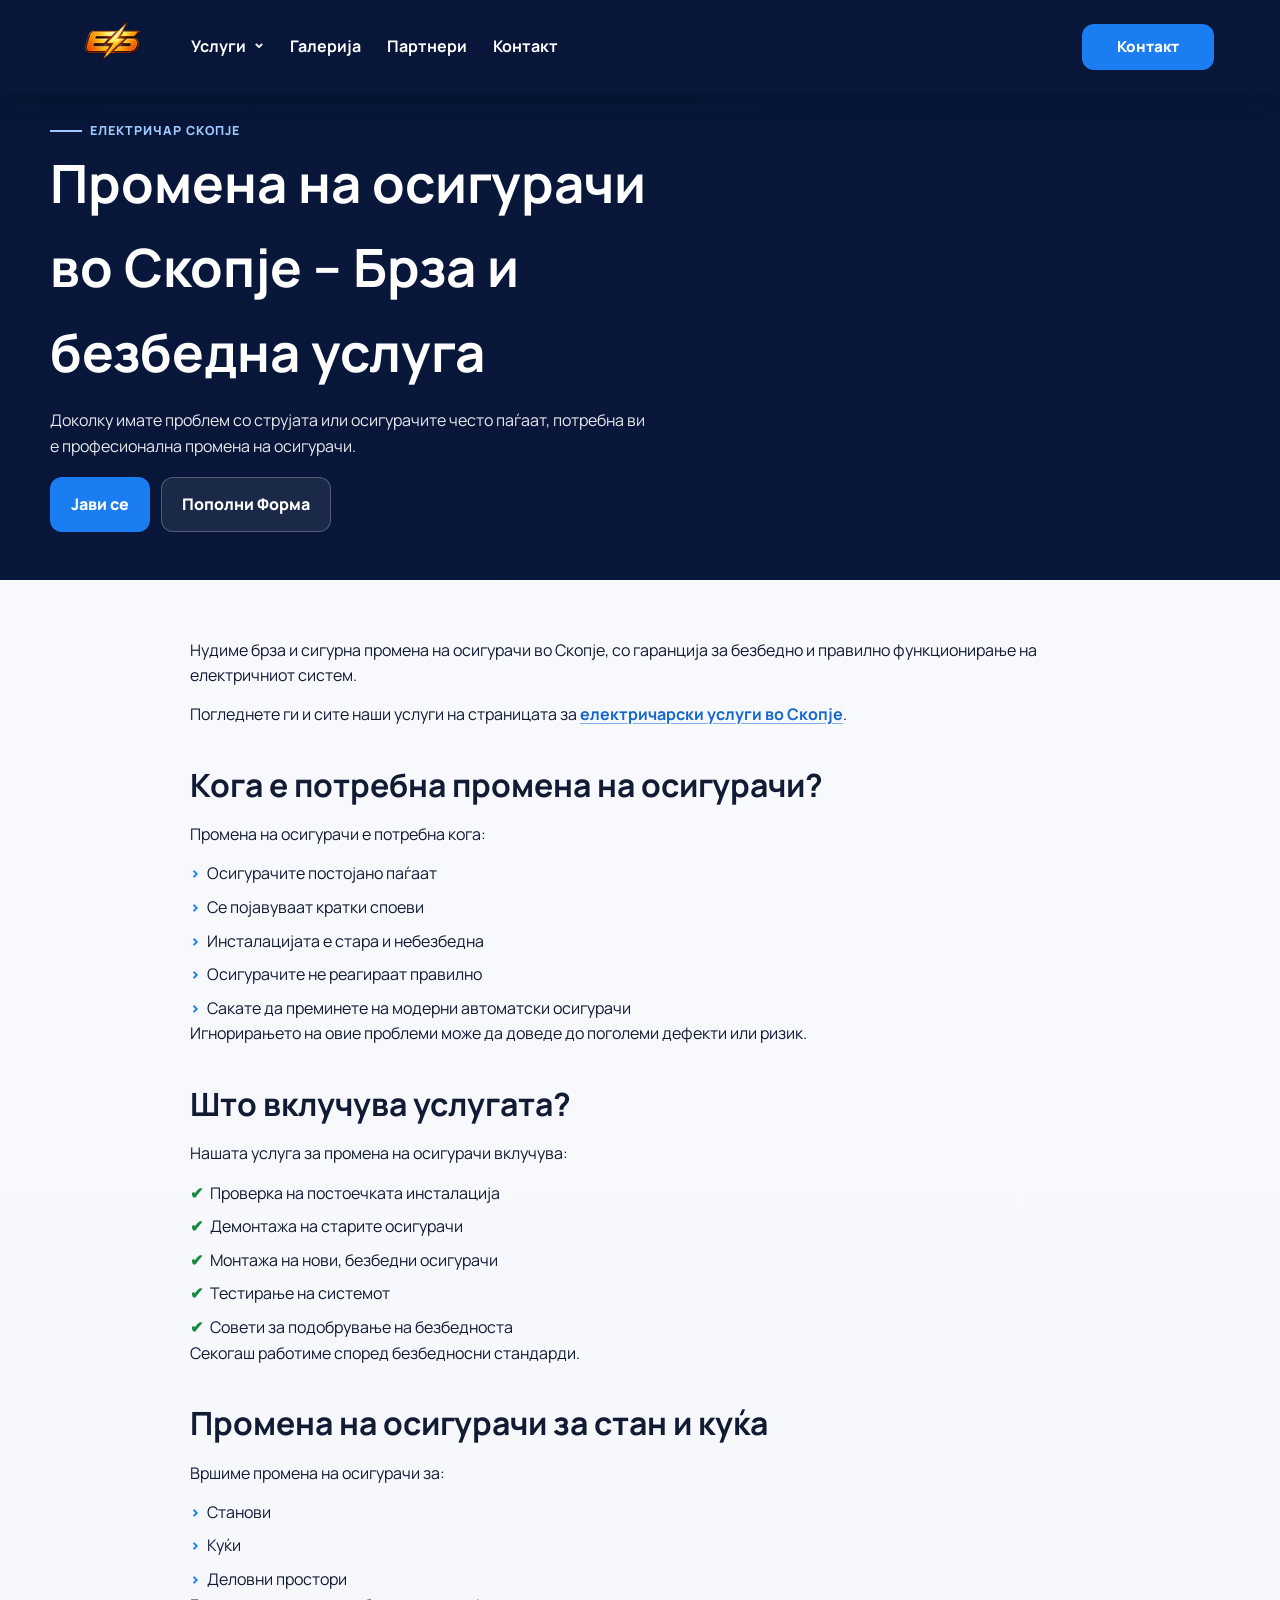
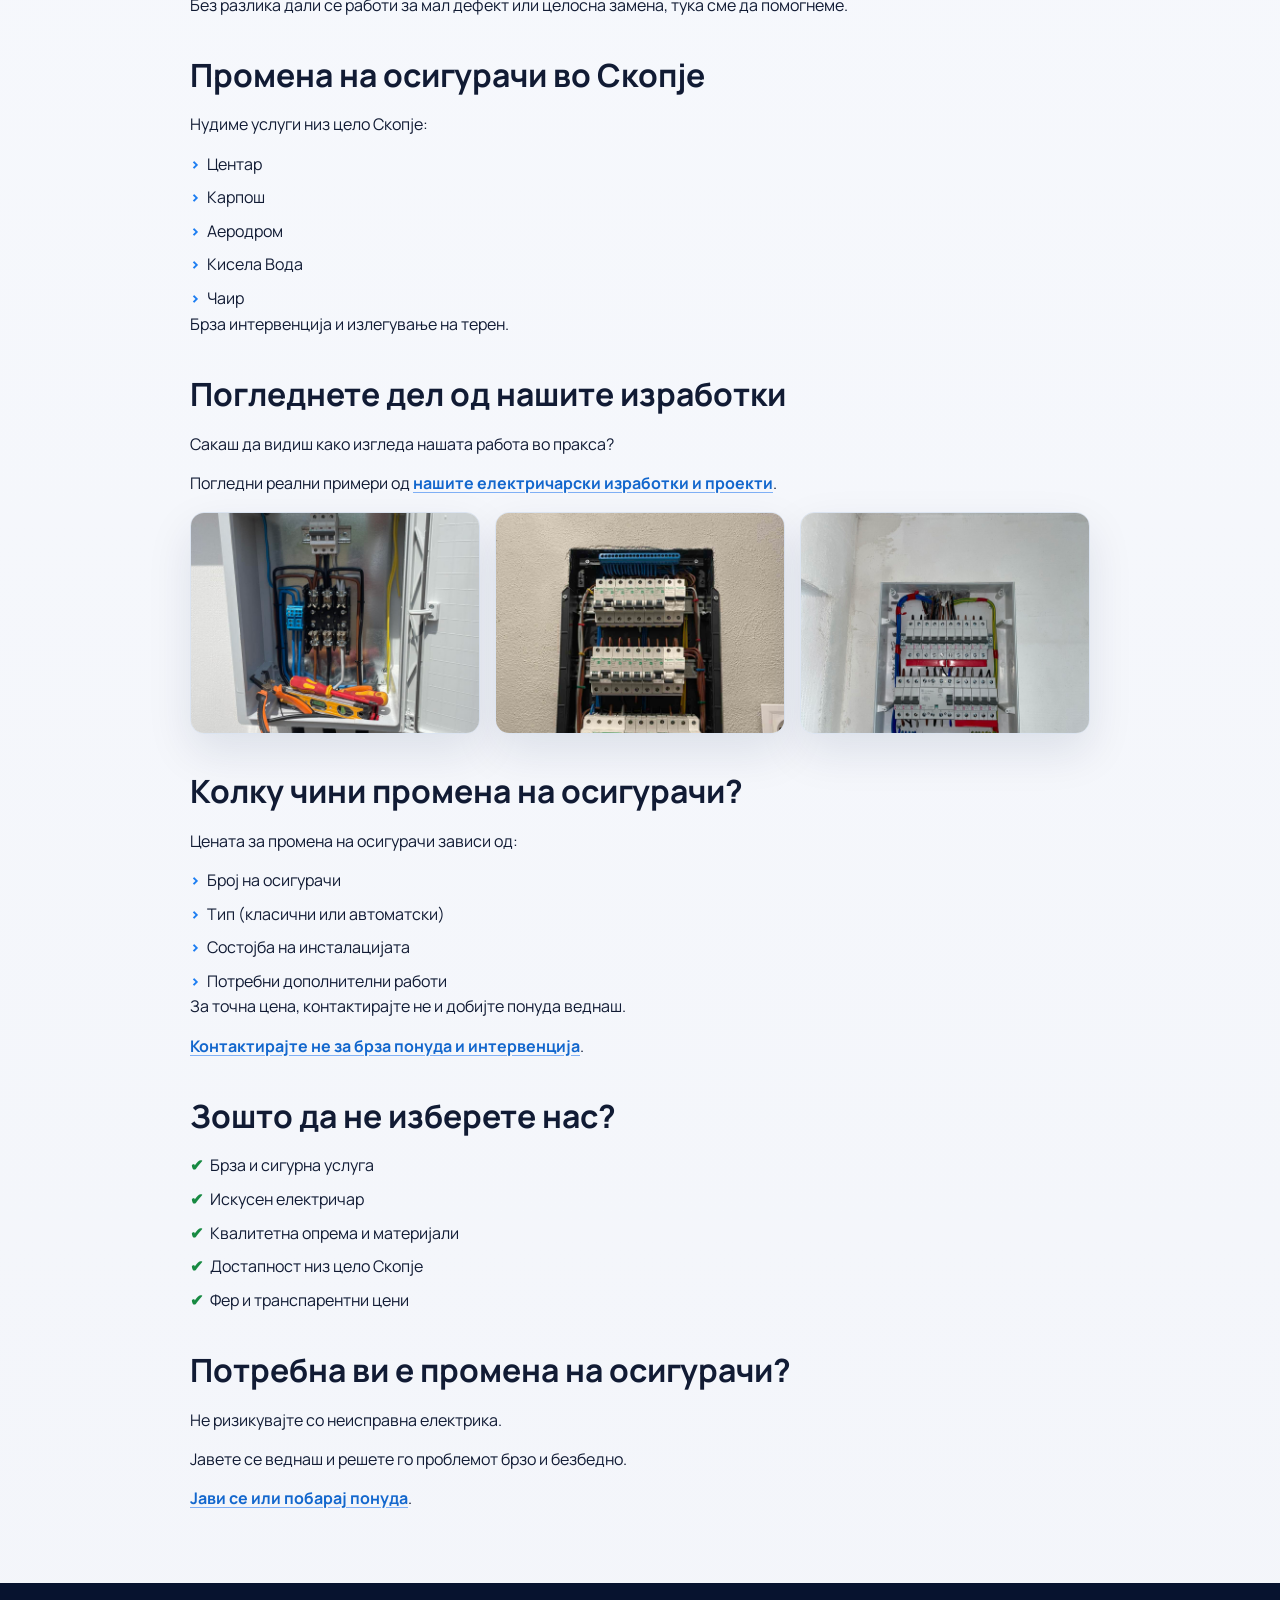
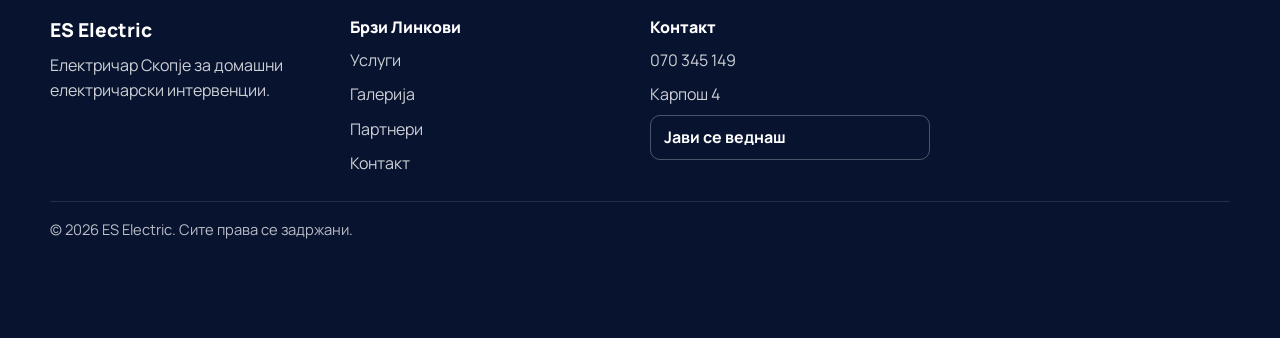
<file: uslugi/promena-na-osiguraci.html>
<!DOCTYPE html>
<html lang="mk">
<head>
  <meta charset="UTF-8">
  <meta name="viewport" content="width=device-width, initial-scale=1.0">
  <link rel="icon" type="image/png" sizes="32x32" href="../images/eselectriclogo.png?v=2">
  <link rel="icon" type="image/png" sizes="16x16" href="../images/eselectriclogo.png?v=2">
  <link rel="apple-touch-icon" sizes="180x180" href="../images/eselectriclogo.png?v=2">
  <link rel="shortcut icon" href="../images/eselectriclogo.png?v=2">
  <title>Промена на осигурачи во Скопје | ES Electric</title>
  <meta name="description" content="Промена на осигурачи во Скопје со брза и безбедна интервенција. Проверка, демонтажа, монтажа и тестирање од искусен електричар.">
  <meta name="robots" content="index, follow">
  <link rel="canonical" href="https://elektricarskopje.mk/uslugi/promena-na-osiguraci.html">
  <link rel="preconnect" href="https://fonts.googleapis.com">
  <link rel="preconnect" href="https://fonts.gstatic.com" crossorigin>
  <link href="https://fonts.googleapis.com/css2?family=Cormorant+Garamond:wght@600;700&family=Manrope:wght@400;500;700;800&display=swap" rel="stylesheet">
  <link rel="stylesheet" href="../style.css">
</head>
<body class="inner-page">

  <header class="site-header" data-header>
    <div class="container header-inner">
      <a class="brand" href="/" aria-label="ES Electric почетна">
        <span class="brand-mark">
          <img src="../images/eselectriclogo.png?v=2" alt="ES Electric лого" width="234" height="234">
        </span>
      </a>
      <button class="nav-toggle" type="button" aria-expanded="false" aria-controls="site-nav" data-nav-toggle>
        <span></span>
        <span></span>
        <span></span>
        <span class="sr-only">Отвори мени</span>
      </button>
      <nav class="site-nav" id="site-nav" data-nav>
        <div class="nav-item has-dropdown">
          <a href="../uslugi.html">Услуги</a>
          <div class="sub-nav">
            <a href="promena-na-osiguraci.html">Промена на осигурачи</a>
            <a href="popravka-na-stekeri.html">Поправка на штекери</a>
            <a href="popravka-na-prekinuvaci.html">Поправка на прекинувачи</a>
            <a href="zamena-na-elektricna-tabla.html">Замена на електрична табла</a>
            <a href="montaza-na-svetla.html">Монтажа на светла</a>
            <a href="montaza-na-bojler.html">Монтажа на бојлер</a>
            <a href="montaza-na-klima.html">Монтажа на клима</a>
          </div>
        </div>
        <a href="../galerija.html">Галерија</a>
        <a href="../partneri/">Партнери</a>
        <a href="../kontakt.html">Контакт</a>
      </nav>
      <a class="button button-call header-call" href="tel:070345149">Контакт</a>
    </div>
  </header>

  <main id="main-content" class="page-main">
    <section class="page-hero">
      <div class="container">
        <p class="eyebrow">Електричар Скопје</p>
        <h1>Промена на осигурачи во Скопје – Брза и безбедна услуга</h1>
        <p>Доколку имате проблем со струјата или осигурачите често паѓаат, потребна ви е професионална промена на осигурачи.</p>
        <div class="page-hero-actions">
          <a class="button button-call" href="tel:070345149">Јави се</a>
          <a class="button button-ghost" href="../kontakt.html">Пополни Форма</a>
        </div>
      </div>
    </section>

    <section class="page-section">
      <div class="container service-detail-wrap">
        <p>Нудиме брза и сигурна промена на осигурачи во Скопје, со гаранција за безбедно и правилно функционирање на електричниот систем.</p>
        <p>Погледнете ги и сите наши услуги на страницата за <a href="../uslugi.html">електричарски услуги во Скопје</a>.</p>

        <h2>Кога е потребна промена на осигурачи?</h2>
        <p>Промена на осигурачи е потребна кога:</p>
        <ul class="page-list">
          <li>Осигурачите постојано паѓаат</li>
          <li>Се појавуваат кратки споеви</li>
          <li>Инсталацијата е стара и небезбедна</li>
          <li>Осигурачите не реагираат правилно</li>
          <li>Сакате да преминете на модерни автоматски осигурачи</li>
        </ul>
        <p>Игнорирањето на овие проблеми може да доведе до поголеми дефекти или ризик.</p>

        <h2>Што вклучува услугата?</h2>
        <p>Нашата услуга за промена на осигурачи вклучува:</p>
        <ul class="page-list service-check-list">
          <li>Проверка на постоечката инсталација</li>
          <li>Демонтажа на старите осигурачи</li>
          <li>Монтажа на нови, безбедни осигурачи</li>
          <li>Тестирање на системот</li>
          <li>Совети за подобрување на безбедноста</li>
        </ul>
        <p>Секогаш работиме според безбедносни стандарди.</p>

        <h2>Промена на осигурачи за стан и куќа</h2>
        <p>Вршиме промена на осигурачи за:</p>
        <ul class="page-list">
          <li>Станови</li>
          <li>Куќи</li>
          <li>Деловни простори</li>
        </ul>
        <p>Без разлика дали се работи за мал дефект или целосна замена, тука сме да помогнеме.</p>

        <h2>Промена на осигурачи во Скопје</h2>
        <p>Нудиме услуги низ цело Скопје:</p>
        <ul class="page-list">
          <li>Центар</li>
          <li>Карпош</li>
          <li>Аеродром</li>
          <li>Кисела Вода</li>
          <li>Чаир</li>
        </ul>
        <p>Брза интервенција и излегување на терен.</p>

        <h2>Погледнете дел од нашите изработки</h2>
        <p>Сакаш да видиш како изгледа нашата работа во пракса?</p>
        <p>Погледни реални примери од <a href="../galerija.html">нашите електричарски изработки и проекти</a>.</p>

        <div class="osiguraci-gallery">
          <figure><img src="../images/tabla-osiguraci.jpg" alt="Табла со осигурачи" loading="lazy"></figure>
          <figure><img src="../images/tabla-osiguraci4.jpg" alt="Монтажа на осигурачи" loading="lazy"></figure>
          <figure><img src="../images/promena na avtomatski osiguraci2.jpg" alt="Промена на автоматски осигурачи" loading="lazy"></figure>
        </div>

        <h2>Колку чини промена на осигурачи?</h2>
        <p>Цената за промена на осигурачи зависи од:</p>
        <ul class="page-list">
          <li>Број на осигурачи</li>
          <li>Тип (класични или автоматски)</li>
          <li>Состојба на инсталацијата</li>
          <li>Потребни дополнителни работи</li>
        </ul>
        <p>За точна цена, контактирајте не и добијте понуда веднаш.</p>
        <p><a href="../kontakt.html">Контактирајте не за брза понуда и интервенција</a>.</p>

        <h2>Зошто да не изберете нас?</h2>
        <ul class="page-list service-check-list">
          <li>Брза и сигурна услуга</li>
          <li>Искусен електричар</li>
          <li>Квалитетна опрема и материјали</li>
          <li>Достапност низ цело Скопје</li>
          <li>Фер и транспарентни цени</li>
        </ul>

        <h2>Потребна ви е промена на осигурачи?</h2>
        <p>Не ризикувајте со неисправна електрика.</p>
        <p>Јавете се веднаш и решете го проблемот брзо и безбедно.</p>
        <p><a href="../kontakt.html">Јави се или побарај понуда</a>.</p>
      </div>
    </section>
  </main>

  <footer class="site-footer">
    <div class="container footer-grid">
      <div class="footer-col">
        <p class="footer-brand">ES Electric</p>
        <p>Електричар Скопје за домашни електричарски интервенции.</p>
      </div>
      <div class="footer-col">
        <p class="footer-title">Брзи Линкови</p>
        <a href="../uslugi.html">Услуги</a>
        <a href="../galerija.html">Галерија</a>
        <a href="../partneri/">Партнери</a>
        <a href="../kontakt.html">Контакт</a>
      </div>
      <div class="footer-col">
        <p class="footer-title">Контакт</p>
        <p><a href="tel:070345149">070 345 149</a></p>
        <p>Карпош 4</p>
        <a class="footer-call-link" href="tel:070345149">Јави се веднаш</a>
      </div>
    </div>
    <div class="container footer-bottom">
      <p>© 2026 ES Electric. Сите права се задржани.</p>
    </div>
  </footer>

  <script src="../script.js" defer></script>
</body>
</html>
</file>
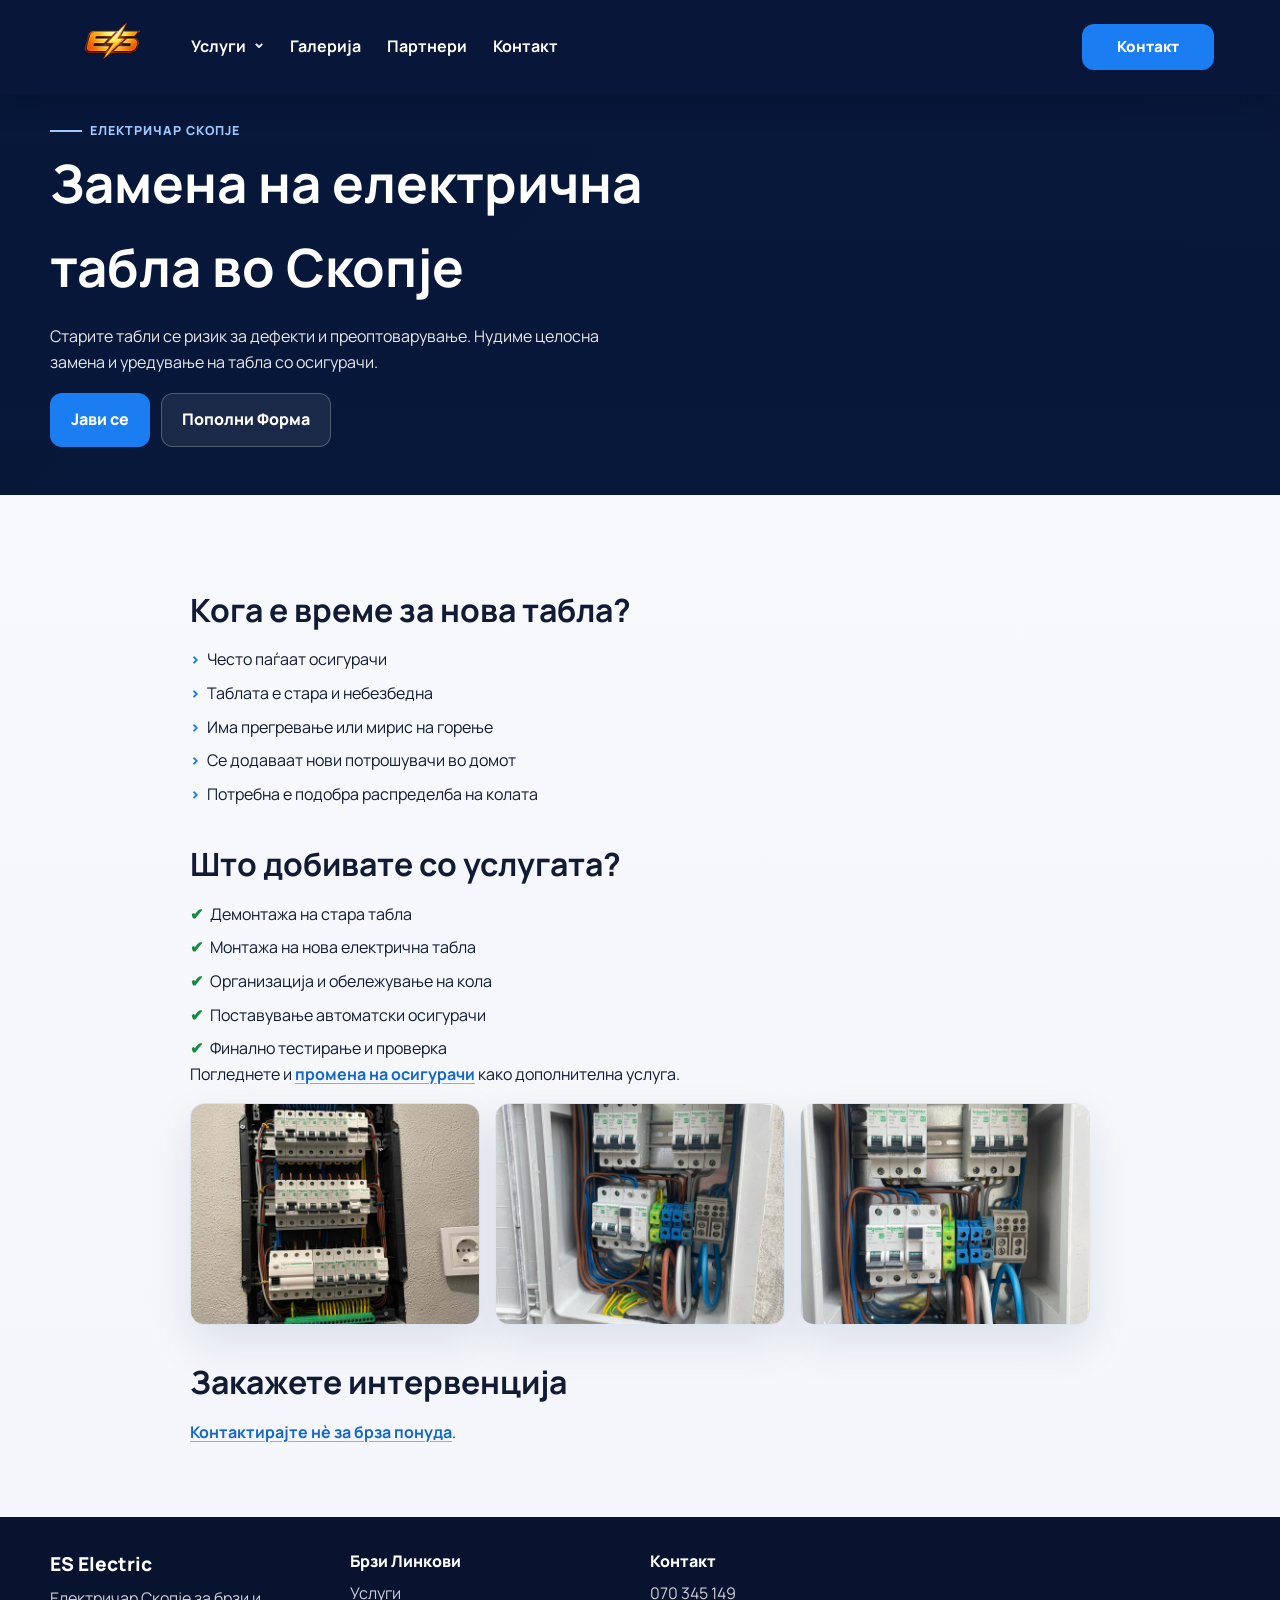
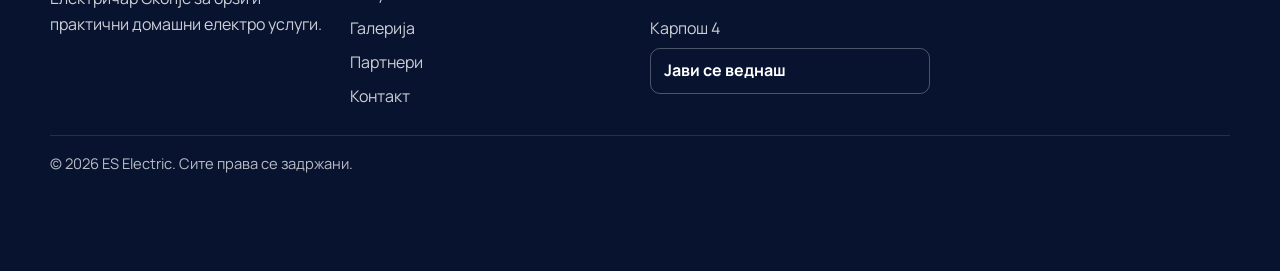
<file: uslugi/zamena-na-elektricna-tabla.html>
<!DOCTYPE html>
<html lang="mk">
<head>
  <meta charset="UTF-8">
  <meta name="viewport" content="width=device-width, initial-scale=1.0">
  <link rel="icon" type="image/png" sizes="32x32" href="../images/eselectriclogo.png?v=2">
  <link rel="icon" type="image/png" sizes="16x16" href="../images/eselectriclogo.png?v=2">
  <link rel="apple-touch-icon" sizes="180x180" href="../images/eselectriclogo.png?v=2">
  <link rel="shortcut icon" href="../images/eselectriclogo.png?v=2">
  <title>Замена на електрична табла во Скопје | ES Electric</title>
  <meta name="description" content="Замена и надградба на електрична табла во Скопје со безбедни компоненти, проверка и тестирање.">
  <meta name="robots" content="index, follow">
  <link rel="canonical" href="https://elektricarskopje.mk/uslugi/zamena-na-elektricna-tabla.html">
  <link rel="preconnect" href="https://fonts.googleapis.com">
  <link rel="preconnect" href="https://fonts.gstatic.com" crossorigin>
  <link href="https://fonts.googleapis.com/css2?family=Cormorant+Garamond:wght@600;700&family=Manrope:wght@400;500;700;800&display=swap" rel="stylesheet">
  <link rel="stylesheet" href="../style.css">
</head>
<body class="inner-page">
  <header class="site-header" data-header>
    <div class="container header-inner">
      <a class="brand" href="/" aria-label="ES Electric почетна">
        <span class="brand-mark">
          <img src="../images/eselectriclogo.png?v=2" alt="ES Electric лого" width="234" height="234">
        </span>
      </a>
      <button class="nav-toggle" type="button" aria-expanded="false" aria-controls="site-nav" data-nav-toggle>
        <span></span>
        <span></span>
        <span></span>
        <span class="sr-only">Отвори мени</span>
      </button>
      <nav class="site-nav" id="site-nav" data-nav>
        <div class="nav-item has-dropdown">
          <a href="../uslugi.html">Услуги</a>
          <div class="sub-nav">
            <a href="promena-na-osiguraci.html">Промена на осигурачи</a>
            <a href="popravka-na-stekeri.html">Поправка на штекери</a>
            <a href="popravka-na-prekinuvaci.html">Поправка на прекинувачи</a>
            <a href="zamena-na-elektricna-tabla.html">Замена на електрична табла</a>
            <a href="montaza-na-svetla.html">Монтажа на светла</a>
            <a href="montaza-na-bojler.html">Монтажа на бојлер</a>
            <a href="montaza-na-klima.html">Монтажа на клима</a>
          </div>
        </div>
        <a href="../galerija.html">Галерија</a>
        <a href="../partneri/">Партнери</a>
        <a href="../kontakt.html">Контакт</a>
      </nav>
      <a class="button button-call header-call" href="tel:070345149">Контакт</a>
    </div>
  </header>

  <main id="main-content" class="page-main">
    <section class="page-hero">
      <div class="container">
        <p class="eyebrow">Електричар Скопје</p>
        <h1>Замена на електрична табла во Скопје</h1>
        <p>Старите табли се ризик за дефекти и преоптоварување. Нудиме целосна замена и уредување на табла со осигурачи.</p>
        <div class="page-hero-actions">
          <a class="button button-call" href="tel:070345149">Јави се</a>
          <a class="button button-ghost" href="../kontakt.html">Пополни Форма</a>
        </div>
      </div>
    </section>

    <section class="page-section">
      <div class="container service-detail-wrap">
        <h2>Кога е време за нова табла?</h2>
        <ul class="page-list">
          <li>Често паѓаат осигурачи</li>
          <li>Таблата е стара и небезбедна</li>
          <li>Има прегревање или мирис на горење</li>
          <li>Се додаваат нови потрошувачи во домот</li>
          <li>Потребна е подобра распределба на колата</li>
        </ul>

        <h2>Што добивате со услугата?</h2>
        <ul class="page-list service-check-list">
          <li>Демонтажа на стара табла</li>
          <li>Монтажа на нова електрична табла</li>
          <li>Организација и обележување на кола</li>
          <li>Поставување автоматски осигурачи</li>
          <li>Финално тестирање и проверка</li>
        </ul>

        <p>Погледнете и <a href="promena-na-osiguraci.html">промена на осигурачи</a> како дополнителна услуга.</p>

        <div class="osiguraci-gallery">
          <figure><img src="../images/tabla-osiguraci2.jpg" alt="Нова електрична табла" loading="lazy"></figure>
          <figure><img src="../images/tabla-osiguraci5.jpg" alt="Поврзување на табла со осигурачи" loading="lazy"></figure>
          <figure><img src="../images/tabla-osiguraci7.jpg" alt="Тестирање на електрична табла" loading="lazy"></figure>
        </div>

        <h2>Закажете интервенција</h2>
        <p><a href="../kontakt.html">Контактирајте нѐ за брза понуда</a>.</p>
      </div>
    </section>
  </main>

  <footer class="site-footer">
    <div class="container footer-grid">
      <div class="footer-col">
        <p class="footer-brand">ES Electric</p>
        <p>Електричар Скопје за брзи и практични домашни електро услуги.</p>
      </div>
      <div class="footer-col">
        <p class="footer-title">Брзи Линкови</p>
        <a href="../uslugi.html">Услуги</a>
        <a href="../galerija.html">Галерија</a>
        <a href="../partneri/">Партнери</a>
        <a href="../kontakt.html">Контакт</a>
      </div>
      <div class="footer-col">
        <p class="footer-title">Контакт</p>
        <p><a href="tel:070345149">070 345 149</a></p>
        <p>Карпош 4</p>
        <a class="footer-call-link" href="tel:070345149">Јави се веднаш</a>
      </div>
    </div>
    <div class="container footer-bottom">
      <p>© 2026 ES Electric. Сите права се задржани.</p>
    </div>
  </footer>

  <script src="../script.js" defer></script>
</body>
</html>
</file>
<file: style.css>
:root {
  /* Blue and white service-template palette */
  --bg: #f3f5fa;
  --surface: #ffffff;
  --surface-soft: #eef4ff;
  --surface-dark: #081739;
  --text: #111b34;
  --muted: #5c6780;
  --line: #d8e2f1;
  --accent: #1b7df2;
  --accent-dark: #1367cd;
  --accent-soft: #eaf2ff;
  --shadow: 0 18px 45px rgba(14, 29, 66, 0.1);
  --radius: 22px;
  --container: 1180px;
  --header-height: 72px;
}

*,
*::before,
*::after {
  box-sizing: border-box;
}

html {
  scroll-behavior: smooth;
}

body {
  margin: 0;
  font-family: "Manrope", sans-serif;
  color: var(--text);
  background: linear-gradient(180deg, #f8fafe 0%, var(--bg) 100%);
  line-height: 1.6;
}

img {
  max-width: 100%;
  display: block;
}

a {
  color: inherit;
  text-decoration: none;
}

button,
input,
textarea {
  font: inherit;
}

.sr-only {
  position: absolute;
  width: 1px;
  height: 1px;
  padding: 0;
  margin: -1px;
  overflow: hidden;
  clip: rect(0, 0, 0, 0);
  white-space: nowrap;
  border: 0;
}

.container {
  width: min(calc(100% - 2rem), var(--container));
  margin: 0 auto;
}

.section {
  padding: 5.5rem 0;
}

.section-heading {
  max-width: 44rem;
  margin: 0 auto 2.5rem;
  text-align: center;
}

.section-heading h2,
.hero h1 {
  font-family: "Cormorant Garamond", serif;
  line-height: 1.08;
  letter-spacing: -0.03em;
}

.section-heading h2 {
  margin: 0;
}

.eyebrow {
  display: inline-flex;
  align-items: center;
  gap: 0.5rem;
  margin: 0 0 0.75rem;
  color: var(--accent);
  font-weight: 800;
  text-transform: uppercase;
  letter-spacing: 0.08em;
  font-size: 0.78rem;
}

.eyebrow::before {
  content: "";
  width: 2rem;
  height: 2px;
  background: currentColor;
}

.site-header {
  position: absolute;
  inset: 0 0 auto;
  z-index: 20;
  padding: 0.35rem 0;
  background: transparent;
  box-shadow: none;
  backdrop-filter: none;
  transition: transform 0.3s ease, background-color 0.3s ease, box-shadow 0.3s ease;
}

.site-header.is-sticky {
  background: transparent;
  box-shadow: none;
  backdrop-filter: none;
}

@keyframes header-slide {
  from {
    transform: translateY(-100%);
  }

  to {
    transform: translateY(0);
  }
}

.header-inner {
  display: grid;
  grid-template-columns: auto auto 1fr auto;
  align-items: center;
  gap: 1rem;
}

.brand {
  display: inline-flex;
  align-items: center;
  color: #fff;
}

.site-header.is-sticky .brand,
.site-header.is-sticky .site-nav a,
.site-header.is-sticky .nav-toggle {
  color: var(--text);
}

.brand-mark {
  display: grid;
  place-items: center;
  width: 7.8rem;
  height: 5.2rem;
  min-width: 7.8rem;
  min-height: 5.2rem;
}

.brand-mark img {
  width: 100%;
  height: 100%;
  object-fit: contain;
}

.site-nav {
  display: inline-flex;
  justify-self: end;
  gap: 1.6rem;
}

.site-nav a {
  color: #fff;
  font-weight: 700;
}

.site-nav a:hover,
.site-nav a:focus-visible {
  color: #9fc9ff;
}

.site-nav .nav-item {
  position: relative;
}

.has-dropdown::after {
  content: "";
  position: absolute;
  left: 0;
  right: 0;
  top: 100%;
  height: 14px;
}

.site-nav .nav-item > a {
  display: inline-flex;
  align-items: center;
  gap: 0.38rem;
  position: relative;
  padding-bottom: 0.2rem;
  line-height: 1.1;
}

.has-dropdown > a::after {
  content: "⌄";
  display: inline-block;
  font-size: 1.02em;
  opacity: 0.9;
  line-height: 1;
  transform: translateY(-0.3em);
}

.has-dropdown > a::before {
  content: "";
  position: absolute;
  left: 0;
  right: 0;
  bottom: -0.4rem;
  height: 2px;
  border-radius: 999px;
  background: var(--accent);
  transform: scaleX(0);
  transform-origin: left;
  transition: transform 0.2s ease;
}

.has-dropdown:hover > a::before,
.has-dropdown:focus-within > a::before {
  transform: scaleX(1);
}

.sub-nav {
  position: absolute;
  top: calc(100% + 0.78rem);
  left: 0;
  min-width: 230px;
  padding: 0.45rem;
  border-radius: 14px;
  background: rgba(8, 23, 57, 0.97);
  border: 1px solid rgba(159, 201, 255, 0.16);
  box-shadow: 0 16px 34px rgba(5, 13, 34, 0.35);
  opacity: 0;
  pointer-events: none;
  transform: translateY(8px);
  transition: opacity 0.2s ease, transform 0.2s ease;
  z-index: 40;
}

.sub-nav a {
  display: block;
  padding: 0.7rem 0.8rem;
  border-radius: 10px;
  color: #fff;
  font-weight: 700;
  font-size: 0.95rem;
}

.sub-nav a:hover,
.sub-nav a:focus-visible {
  background: rgba(159, 201, 255, 0.14);
  color: #ffffff;
}

.has-dropdown:hover .sub-nav,
.has-dropdown:focus-within .sub-nav {
  opacity: 1;
  pointer-events: auto;
  transform: translateY(0);
}

.nav-toggle {
  display: none;
  padding: 0;
  background: none;
  border: 0;
  color: #fff;
}

.nav-toggle span {
  display: block;
  width: 1.5rem;
  height: 2px;
  margin: 0.28rem 0;
  background: currentColor;
}

.hero {
  position: relative;
  min-height: 90svh;
  display: flex;
  align-items: center;
  overflow: hidden;
  color: #fff;
  border-bottom-left-radius: 56px;
  border-bottom-right-radius: 56px;
  background:
    linear-gradient(180deg, rgba(0, 0, 0, 0.28), rgba(0, 0, 0, 0.36)),
    url("images/elektricarskopjehero.png") center 0% / cover no-repeat,
    #000;
}

.hero::before {
  content: "";
  position: absolute;
  inset: 0;
  background:
    linear-gradient(90deg, rgba(4, 15, 45, 0.62), rgba(4, 15, 45, 0.35)),
    radial-gradient(circle at 85% 20%, rgba(27, 125, 242, 0.32), transparent 30%);
  pointer-events: none;
}

.hero-shell {
  position: relative;
  z-index: 1;
  padding: calc(var(--header-height) + 2.5rem) 0 3rem;
}

.hero-grid {
  display: grid;
  gap: 3rem;
  grid-template-columns: minmax(0, 1.2fr) minmax(340px, 430px);
  align-items: center;
  padding: 0;
}

.hero-copy {
  width: 100%;
  max-width: 52rem;
}

.hero h1 {
  margin: 0 0 1rem;
  max-width: 16ch;
  font-size: clamp(2.15rem, 4.3vw, 3.75rem);
}

.hero-lead {
  max-width: 52ch;
  font-size: clamp(0.95rem, 1.35vw, 1.08rem);
  color: rgba(255, 255, 255, 0.88);
}

.hero-actions,
.contact-points,
.service-card,
.why-card,
.process-step,
.hero-panel,
.highlight-card {
  animation: fade-up 0.6s ease both;
}

@keyframes fade-up {
  from {
    opacity: 0;
    transform: translateY(16px);
  }

  to {
    opacity: 1;
    transform: translateY(0);
  }
}

.hero-actions {
  display: flex;
  flex-wrap: wrap;
  gap: 0.75rem;
  margin: 1.6rem 0 0;
}

.button {
  display: inline-flex;
  align-items: center;
  justify-content: center;
  min-height: 3.35rem;
  padding: 0.85rem 1.25rem;
  border-radius: 12px;
  border: 1px solid transparent;
  font-weight: 800;
  transition: transform 0.2s ease, background-color 0.2s ease, border-color 0.2s ease;
}

.button:hover,
.button:focus-visible {
  transform: translateY(-2px);
}

.button:active {
  transform: translateY(0);
}

.button-call {
  background: var(--accent);
  color: #fff;
}

.button-call:hover,
.button-call:focus-visible {
  background: var(--accent-dark);
}

.button-viber {
  background: #59267c;
  color: #fff;
}

.button-viber:hover,
.button-viber:focus-visible {
  background: #491f66;
}

.button-call-outline {
  background: #f5f9ff;
  color: var(--accent);
  border: 1px solid #c7d9f7;
}

.button-call-outline:hover,
.button-call-outline:focus-visible {
  background: #e9f2ff;
}

.button-ghost {
  border-color: rgba(255, 255, 255, 0.24);
  background: rgba(255, 255, 255, 0.08);
  color: #fff;
}

.section .button-ghost,
.section .button-ghost {
  color: var(--accent);
  border-color: #c6d8f5;
  background: #f4f8ff;
}

.button-block {
  width: 100%;
}

.header-call {
  min-height: 2.9rem;
  padding: 0.55rem 1.1rem;
  font-size: 0.95rem;
  width: auto;
  min-width: 8.25rem;
  justify-self: end;
}

.hero-panel {
  padding: 1.6rem;
  border-radius: 18px;
  background: #fff;
  color: var(--text);
  box-shadow: 0 22px 55px rgba(0, 0, 0, 0.35);
  border: 1px solid rgba(216, 226, 241, 0.8);
}

.hero-panel-title {
  margin: 0 0 1rem;
  font-size: 1.9rem;
  font-weight: 700;
  color: var(--surface-dark);
}

.hero-form {
  display: grid;
  gap: 0.85rem;
}

.hero-form-row {
  display: grid;
  gap: 0.75rem;
  grid-template-columns: 1fr 1fr;
}

.hero-form input,
.hero-form textarea {
  width: 100%;
  padding: 0.9rem 1rem;
  border-radius: 10px;
  border: 1px solid var(--line);
  background: #fff;
}

.hero-form textarea {
  min-height: 7rem;
  resize: vertical;
}

.hero-form input:focus-visible,
.hero-form textarea:focus-visible {
  outline: 2px solid rgba(27, 125, 242, 0.24);
  border-color: var(--accent);
}

.hero-panel-note {
  margin: 0.9rem 0 0;
  color: var(--muted);
  font-size: 0.95rem;
}

.hero-bridge {
  display: none;
}

.hero-highlights {
  display: grid;
  gap: 1rem;
  grid-template-columns: repeat(3, minmax(0, 1fr));
  margin: 0;
}

.highlight-card {
  display: flex;
  align-items: center;
  gap: 1rem;
  padding: 1.2rem 1.35rem;
  border-radius: 20px;
  background: rgba(255, 255, 255, 0.985);
  color: var(--text);
  box-shadow: 0 28px 64px rgba(10, 26, 61, 0.2);
  border: 1.5px solid #cddcf3;
}

.highlight-card p {
  margin: 0 0 0.15rem;
  color: var(--muted);
}

.highlight-card strong {
  font-size: 1.02rem;
}

.highlight-icon {
  display: inline-grid;
  place-items: center;
  width: 3rem;
  height: 3rem;
  border-radius: 50%;
  background: var(--accent-soft);
  color: var(--accent);
  font-size: 1.1rem;
  font-weight: 800;
}

.services,
.process,
.faq {
  background: #f3f5fa;
  position: relative;
  z-index: 1;
}

.services-heading {
  margin-bottom: 1.6rem;
}

.services-showcase {
  display: grid;
  grid-template-columns: repeat(3, minmax(0, 1fr));
  gap: 0;
  border-radius: 14px;
  overflow: hidden;
  background: #fff;
  border: 1px solid #d8e2f1;
  box-shadow: 0 18px 42px rgba(14, 29, 66, 0.1);
}

.service-feature {
  display: flex;
  flex-direction: column;
  border-right: 1px solid #d8e2f1;
}

.service-feature:last-child {
  border-right: 0;
}

.service-feature-image {
  height: 260px;
  overflow: hidden;
  background: linear-gradient(135deg, #d6e6ff 0%, #f0f6ff 100%);
}

.service-feature-image img {
  width: 100%;
  height: 100%;
  object-fit: cover;
  display: block;
}

.service-feature-body {
  flex: 1;
  padding: 1.1rem 1rem 1.3rem;
}

.service-feature-body h3 {
  margin: 0 0 0.75rem;
  font-size: 1.35rem;
}

.service-feature-body ul {
  list-style: none;
  margin: 0;
  padding: 0;
  display: grid;
  gap: 0.35rem;
}

.service-feature-body li {
  color: #2f3b55;
}

.service-feature-body li::before {
  content: "›";
  display: inline-block;
  margin-right: 0.45rem;
  color: var(--accent);
  font-weight: 800;
}

.services-cta {
  margin-top: 1.4rem;
  display: flex;
  flex-wrap: wrap;
  justify-content: center;
  gap: 0.75rem;
}

.service-cta-banner {
  padding: 0 0 3.25rem;
  background: #f3f5fa;
}

.service-cta-inner {
  position: relative;
  min-height: 260px;
  border-radius: 0;
  overflow: hidden;
  background:
    linear-gradient(180deg, rgba(0, 0, 0, 0.18), rgba(0, 0, 0, 0.18)),
    url("images/elektricarskopjehero.png") center 70% / cover no-repeat;
}

.service-cta-inner::before {
  content: "";
  position: absolute;
  inset: 0 0 0 45%;
  background: linear-gradient(135deg, rgba(9, 32, 86, 0.92), rgba(7, 24, 72, 0.92));
  clip-path: polygon(12% 0, 100% 0, 100% 100%, 0 100%);
}

.service-cta-content {
  position: relative;
  z-index: 1;
  margin-left: auto;
  width: min(100%, 46%);
  padding: 2.2rem 2.2rem;
  color: #fff;
}

.service-cta-content h2 {
  margin: 0 0 0.75rem;
  font-size: clamp(1.65rem, 2.8vw, 2.6rem);
  line-height: 1.15;
}

.service-cta-content p {
  margin: 0 0 1.35rem;
  color: rgba(255, 255, 255, 0.9);
}

.service-cta-buttons {
  display: flex;
  flex-wrap: wrap;
  gap: 0.7rem;
}

.why-us,
.areas {
  background: #ffffff;
}

.testimonials {
  background: #f3f5fa;
}

.testimonials-heading {
  margin-bottom: 2rem;
}

.testimonials-grid {
  display: grid;
  grid-template-columns: repeat(3, minmax(0, 1fr));
  gap: 1rem;
}

.testimonial-card {
  padding: 1.15rem 1.1rem;
  border-radius: 16px;
  background: #fff;
  border: 1px solid #dbe4f1;
  box-shadow: var(--shadow);
}

.testimonial-stars {
  margin: 0 0 0.7rem;
  color: #f4b73c;
  letter-spacing: 0.18rem;
  font-size: 0.9rem;
}

.testimonial-text {
  margin: 0 0 1rem;
  color: #2f3b55;
}

.testimonial-person {
  display: flex;
  align-items: center;
  gap: 0.75rem;
}

.testimonial-avatar {
  width: 2rem;
  height: 2rem;
  border-radius: 50%;
  display: inline-grid;
  place-items: center;
  background: #eaf2ff;
  color: var(--accent);
  font-weight: 800;
}

.testimonial-person strong {
  display: block;
  line-height: 1.1;
}

.testimonial-person p {
  margin: 0.1rem 0 0;
  color: var(--muted);
  font-size: 0.92rem;
}

.service-grid,
.process-grid {
  display: grid;
  gap: 1rem;
  grid-template-columns: repeat(3, minmax(0, 1fr));
}

.why-grid {
  display: grid;
  gap: 1rem;
  grid-template-columns: repeat(4, minmax(0, 1fr));
}

.service-card,
.why-card,
.process-step,
.contact-form,
.faq-list details,
.areas-grid,
.contact-copy {
  border-radius: var(--radius);
  background: var(--surface);
  box-shadow: var(--shadow);
}

.service-card,
.why-card,
.process-step {
  border: 1px solid #dbe4f1;
}

.service-card {
  padding: 1.5rem;
  min-height: 11rem;
  display: flex;
  flex-direction: column;
  justify-content: flex-end;
}

.service-icon {
  display: inline-grid;
  place-items: center;
  width: 3rem;
  height: 3rem;
  margin-bottom: auto;
  border-radius: 12px;
  background: var(--surface-soft);
  color: var(--accent);
  font-weight: 800;
}

.areas-grid,
.contact-grid,
.footer-grid {
  display: grid;
  gap: 1.5rem;
  grid-template-columns: repeat(2, minmax(0, 1fr));
}

.contact-grid {
  align-items: start;
}

.contact-copy {
  padding: 1.75rem;
}

.why-card,
.process-step {
  padding: 1.6rem;
}

.why-card h3,
.process-step h3,
.service-card h3 {
  margin-bottom: 0.5rem;
}

.process-step span {
  display: inline-grid;
  place-items: center;
  width: 3rem;
  height: 3rem;
  border-radius: 50%;
  background: var(--accent);
  color: #fff;
  font-weight: 800;
}

.area-tags {
  display: flex;
  flex-wrap: wrap;
  align-content: start;
  gap: 0.8rem;
}

.area-tags span {
  padding: 0.9rem 1.1rem;
  border-radius: 999px;
  background: var(--accent-soft);
  color: var(--accent);
  font-weight: 800;
}

.faq-list {
  display: grid;
  gap: 1rem;
}

.faq-list details {
  padding: 1.2rem 1.35rem;
  border: 1px solid #dbe4f1;
}

.faq-list summary {
  cursor: pointer;
  font-weight: 800;
  list-style: none;
}

.faq-list summary::-webkit-details-marker {
  display: none;
}

.faq-list p {
  margin: 0.8rem 0 0;
  color: var(--muted);
}

.contact {
  background: #f2f4f7;
  color: #0f2147;
}

.contact-shell {
  border-radius: 20px;
  border: 0;
  background: transparent;
  box-shadow: none;
  padding: 1.2rem 0 0.8rem;
}

.contact-shell h2 {
  margin: 0 0 0.75rem;
  color: #0f2147;
  font-size: clamp(2rem, 4vw, 3.3rem);
  line-height: 1.12;
}

.contact-intro {
  margin: 0 0 1.2rem;
  color: #6d7687;
  font-size: 1rem;
}

.contact-form.contact-form-modern {
  padding: 0;
  border: 0;
  background: transparent;
  border-radius: 0;
  box-shadow: none;
}

.contact-form-modern .contact-form-row {
  display: grid;
  grid-template-columns: 1fr 1fr;
  gap: 0.85rem;
}

.contact-form-modern label {
  display: block;
  margin-bottom: 0.35rem;
  font-weight: 700;
  color: #7b8391;
  font-size: 0.95rem;
}

.contact-form-modern input,
.contact-form-modern textarea {
  width: 100%;
  margin-bottom: 0.85rem;
  padding: 0.95rem 1rem;
  border-radius: 14px;
  border: 1px solid #c7d5ea;
  background: #f2f4f7;
  color: #243557;
}

.contact-form-modern input::placeholder,
.contact-form-modern textarea::placeholder {
  color: #7b8391;
}

.contact-form-modern input:focus-visible,
.contact-form-modern textarea:focus-visible {
  outline: 2px solid rgba(47, 127, 231, 0.22);
  border-color: #2f7fe7;
}

.contact-form-modern textarea {
  min-height: 220px;
  resize: none;
}

.contact-submit {
  margin-top: 0.25rem;
  min-width: 20rem;
  border-radius: 14px;
  background: #2f7fe7;
  color: #ffffff;
  font-size: 1.05rem;
}

.contact-submit:hover,
.contact-submit:focus-visible {
  background: #1f6fda;
}

.page-main {
  padding-top: calc(var(--header-height) + 0.8rem);
}

/* Inner pages: keep navbar readable and visually connected with hero */
body.inner-page .site-header {
  position: fixed;
  background: linear-gradient(180deg, rgba(8, 23, 57, 0.97), rgba(8, 23, 57, 0.97));
  box-shadow: 0 10px 24px rgba(5, 13, 34, 0.28);
}

body.inner-page .site-nav a,
body.inner-page .brand,
body.inner-page .nav-toggle {
  color: #ffffff;
}

body.inner-page .page-main {
  padding-top: 0;
}

body.inner-page .page-hero {
  padding-top: calc(var(--header-height) + 2.6rem);
}

.page-hero {
  background:
    linear-gradient(180deg, rgba(8, 23, 57, 0.96), rgba(8, 23, 57, 0.98)),
    linear-gradient(135deg, #0b1d46 0%, #10265d 100%);
  color: #fff;
  padding: 4rem 0 3rem;
}

.page-hero .eyebrow {
  color: #9fc9ff;
}

.page-hero .eyebrow::before {
  background: #9fc9ff;
}

.page-hero h1 {
  margin: 0 0 0.9rem;
  max-width: 18ch;
  font-size: clamp(1.9rem, 4.6vw, 3.3rem);
}

.page-hero p {
  margin: 0;
  max-width: 60ch;
  color: rgba(255, 255, 255, 0.9);
}

.page-hero-actions {
  margin-top: 1.1rem;
  display: flex;
  gap: 0.7rem;
  flex-wrap: wrap;
}

.page-section {
  padding: 3.6rem 0;
}

.page-section-soft {
  background: #f3f5fa;
}

.page-two-col {
  display: grid;
  grid-template-columns: minmax(280px, 0.95fr) minmax(0, 1.25fr);
  gap: 2rem;
  align-items: center;
}

.page-media {
  aspect-ratio: 4 / 3;
  border-radius: 16px;
  overflow: hidden;
  box-shadow: var(--shadow);
  background: #eaf0fa;
}

.page-media img {
  width: 100%;
  height: 100%;
  object-fit: cover;
  object-position: center;
}

.page-copy h2 {
  margin: 0 0 0.75rem;
  font-size: clamp(1.45rem, 2.8vw, 2.3rem);
}

.page-list {
  list-style: none;
  margin: 0;
  padding: 0;
  display: grid;
  gap: 0.5rem;
}

.page-list li::before {
  content: "›";
  display: inline-block;
  margin-right: 0.45rem;
  color: var(--accent);
  font-weight: 800;
}

.page-list-link {
  color: var(--text);
  text-decoration: underline;
  text-decoration-color: #a9c8f7;
  text-underline-offset: 0.18em;
  transition: color 0.2s ease, text-decoration-color 0.2s ease;
}

.page-list-link:hover,
.page-list-link:focus-visible {
  color: var(--accent);
  text-decoration-color: var(--accent);
}

.mini-cards {
  display: grid;
  grid-template-columns: repeat(4, minmax(0, 1fr));
  gap: 0.85rem;
}

.mini-cards article {
  padding: 1rem 0.95rem;
  border-radius: 14px;
  background: #fff;
  border: 1px solid #dbe4f1;
  box-shadow: var(--shadow);
}

.page-cta {
  text-align: center;
}

.page-cta h2 {
  margin: 0 0 0.55rem;
}

.page-cta p {
  margin: 0 0 1rem;
  color: var(--muted);
}

.page-cta-actions {
  display: inline-flex;
  gap: 0.7rem;
  flex-wrap: wrap;
}

.quick-contact-grid {
  display: grid;
  grid-template-columns: repeat(4, minmax(0, 1fr));
  gap: 1rem;
}

.quick-contact-card {
  background: #fff;
  border: 1px solid #dbe4f1;
  border-radius: 14px;
  box-shadow: var(--shadow);
  padding: 1rem;
}

.quick-contact-card h3 {
  margin: 0 0 0.4rem;
}

.quick-contact-card p {
  margin: 0;
}

.partner-content {
  max-width: 760px;
}

.partner-content h2 {
  margin: 0 0 0.75rem;
  font-size: clamp(1.55rem, 3vw, 2.4rem);
}

.partner-content p {
  margin: 0 0 1rem;
  color: #2f3b55;
  font-size: 1.04rem;
}

.partner-content a {
  color: var(--accent);
  font-weight: 800;
  text-decoration: underline;
  text-decoration-color: #a9c8f7;
  text-underline-offset: 0.18em;
}

.partner-content a:hover,
.partner-content a:focus-visible {
  color: var(--accent-dark);
  text-decoration-color: var(--accent-dark);
}

.site-footer {
  padding: 2rem 0 6rem;
  background: #07132f;
  color: rgba(255, 255, 255, 0.8);
}

.site-footer .footer-grid {
  grid-template-columns: repeat(4, minmax(0, 1fr));
  gap: 1.25rem;
}

.footer-col p {
  margin: 0 0 0.45rem;
}

.footer-brand {
  margin: 0 0 0.4rem;
  font-weight: 800;
  font-size: 1.2rem;
  color: #fff;
}

.footer-title {
  margin: 0 0 0.6rem;
  font-weight: 800;
  color: #fff;
}

.site-footer a {
  display: block;
  margin-bottom: 0.55rem;
}

.footer-call-link {
  display: inline-block;
  margin-top: 0.35rem;
  padding: 0.55rem 0.8rem;
  border: 1px solid rgba(255, 255, 255, 0.28);
  border-radius: 10px;
  color: #fff;
  font-weight: 700;
}

.footer-call-link:hover,
.footer-call-link:focus-visible {
  background: rgba(255, 255, 255, 0.08);
}

.footer-bottom {
  margin-top: 1rem;
  padding-top: 1rem;
  border-top: 1px solid rgba(255, 255, 255, 0.12);
}

.footer-bottom p {
  margin: 0;
  font-size: 0.92rem;
  color: rgba(255, 255, 255, 0.72);
}

.mobile-call-bar {
  position: fixed;
  left: 1rem;
  right: 1rem;
  bottom: 1rem;
  z-index: 30;
  min-height: 3.5rem;
  display: none;
  align-items: center;
  justify-content: center;
  border-radius: 14px;
  background: var(--accent);
  color: #fff;
  font-weight: 800;
  box-shadow: 0 18px 30px rgba(27, 125, 242, 0.28);
}

@media (max-width: 920px) {
  .header-inner {
    grid-template-columns: auto auto auto;
  }

  .nav-toggle {
    display: inline-block;
    justify-self: end;
    margin-right: -3rem;
  }

  .site-nav {
    position: absolute;
    top: calc(100% + 0.75rem);
    right: 1rem;
    left: 1rem;
    display: grid;
    gap: 0;
    padding: 0.5rem;
    border-radius: 22px;
    background: rgba(8, 23, 57, 0.98);
    border: 1px solid rgba(159, 201, 255, 0.16);
    box-shadow: 0 18px 40px rgba(5, 13, 34, 0.34);
    opacity: 0;
    pointer-events: none;
    transform: translateY(-10px);
    transition: opacity 0.2s ease, transform 0.2s ease;
  }

  .site-nav a {
    color: #ffffff;
    padding: 0.95rem 1rem;
    border-radius: 16px;
  }

  .site-nav .nav-item {
    display: grid;
    gap: 0.25rem;
  }

  .has-dropdown::after {
    content: none;
  }

  .sub-nav {
    position: static;
    min-width: 0;
    padding: 0 0.4rem 0 0.8rem;
    border-radius: 0;
    background: transparent;
    border: 0;
    box-shadow: none;
    opacity: 0;
    pointer-events: none;
    transform: none;
    max-height: 0;
    overflow: hidden;
    transition: max-height 0.22s ease, opacity 0.2s ease, padding 0.2s ease;
  }

  .has-dropdown.is-open .sub-nav {
    opacity: 1;
    pointer-events: auto;
    max-height: 560px;
    padding: 0.35rem 0.4rem 0.5rem 0.8rem;
  }

  .sub-nav a {
    display: block;
    padding: 0.75rem 0.9rem;
    border-radius: 12px;
    background: rgba(159, 201, 255, 0.1);
    line-height: 1.3;
    margin-bottom: 0.4rem;
  }

  .sub-nav a:last-child {
    margin-bottom: 0;
  }

  .has-dropdown.is-open > a::after {
    transform: rotate(180deg) translateY(0.12em);
  }

  .site-nav a:hover,
  .site-nav a:focus-visible {
    color: #ffffff;
    background: rgba(159, 201, 255, 0.14);
  }

  .site-nav.is-open {
    opacity: 1;
    pointer-events: auto;
    transform: translateY(0);
  }

  .hero-grid,
  .hero-highlights,
  .why-grid,
  .process-grid,
  .testimonials-grid,
  .mini-cards,
  .quick-contact-grid,
  .areas-grid,
  .contact-grid,
  .footer-grid {
    grid-template-columns: 1fr;
  }

  .header-call {
    display: none;
  }

  .mobile-call-bar {
    display: inline-flex;
  }

  .brand-mark {
    width: 6.5rem;
    height: 5rem;
    min-width: 6.5rem;
    min-height: 5rem;
  }

  .hero-shell {
    padding-top: calc(var(--header-height) + 2rem);
    padding-bottom: 2.25rem;
  }

  .hero-copy {
    max-width: none;
  }

  .hero-grid {
    gap: 1.6rem;
  }

  .hero h1 {
    font-size: clamp(1.9rem, 6vw, 2.5rem);
    max-width: none;
  }

  .hero-panel-title {
    font-size: 1.45rem;
  }

  .hero-form-row {
    grid-template-columns: 1fr;
  }

  .contact-form-modern .contact-form-row {
    grid-template-columns: 1fr;
    gap: 0.7rem;
  }

  .contact-submit {
    width: 100%;
    min-width: 0;
  }

  .services-showcase {
    grid-template-columns: 1fr;
  }

  .service-feature {
    border-right: 0;
    border-bottom: 1px solid #d8e2f1;
  }

  .service-feature:last-child {
    border-bottom: 0;
  }

  .page-two-col {
    grid-template-columns: 1fr;
  }

  .page-media {
    aspect-ratio: 16 / 10;
  }

  .service-cta-inner {
    min-height: 320px;
  }

  .service-cta-inner::before {
    inset: 32% 0 0 0;
    clip-path: none;
  }

  .service-cta-content {
    width: 100%;
    margin: 0;
    padding: 2rem 1.4rem 1.6rem;
  }

  .site-footer {
    padding: 1.75rem 0 2.2rem;
  }

  .site-footer .footer-grid {
    grid-template-columns: repeat(2, minmax(0, 1fr));
    gap: 1rem 1.1rem;
  }

  .footer-col {
    padding: 0.25rem 0;
  }

  .footer-bottom {
    margin-top: 0.65rem;
    padding-top: 0.75rem;
  }
}

@media (max-width: 640px) {
  .section {
    padding: 4rem 0;
  }

  .container {
    width: min(calc(100% - 1.25rem), var(--container));
  }

  .hero {
    border-bottom-left-radius: 32px;
    border-bottom-right-radius: 32px;
    background:
      linear-gradient(180deg, rgba(0, 0, 0, 0.3), rgba(0, 0, 0, 0.38)),
      url("images/elektricarskopjehero.png") center 10% / cover no-repeat,
      #000;
  }

  .hero-grid {
    padding: 0;
  }

  .hero h1 {
    font-size: clamp(1.45rem, 7.2vw, 1.9rem);
    max-width: none;
  }

  .hero-shell {
    padding-bottom: 1.6rem;
  }

  .hero-lead {
    font-size: 0.9rem;
  }

  .hero-panel-title {
    font-size: 1.25rem;
  }

  .service-feature-image {
    height: 220px;
  }

  .service-feature-body h3 {
    font-size: 1.2rem;
  }

  .page-section {
    padding: 3rem 0;
  }

  .service-cta-banner {
    padding-bottom: 2.25rem;
  }

  .service-cta-inner {
    min-height: 440px;
    border-radius: 20px;
    background-position: center 30%;
  }

  .service-cta-inner::before {
    inset: 42% 0 0 0;
  }

  .service-cta-content {
    width: 100%;
    margin: 0;
    min-height: 440px;
    padding: 1.25rem 1.15rem 1.35rem;
    display: flex;
    flex-direction: column;
    justify-content: flex-end;
  }

  .service-cta-content h2 {
    font-size: clamp(1.9rem, 8vw, 2.25rem);
    line-height: 1.05;
    margin-bottom: 0.55rem;
    max-width: 11ch;
  }

  .service-cta-content p {
    font-size: 0.96rem;
    line-height: 1.45;
    margin-bottom: 0.85rem;
  }

  .service-cta-buttons {
    width: 100%;
    display: grid;
    grid-template-columns: repeat(2, minmax(0, 1fr));
    gap: 0.55rem;
  }

  .service-cta-buttons .button {
    width: 100%;
    min-height: 3rem;
    padding: 0.55rem 0.6rem;
    font-size: 0.9rem;
    line-height: 1.1;
    white-space: nowrap;
    border-radius: 12px;
  }

  .page-hero-actions .button {
    min-height: 3.2rem;
    padding: 0.72rem 1.05rem;
    font-size: 0.92rem;
  }

  .button,
  .mobile-call-bar {
    min-height: 3.8rem;
  }

  .site-footer {
    padding: 1.6rem 0 1.8rem;
  }

  .site-footer .footer-grid {
    grid-template-columns: 1fr;
    gap: 0.85rem;
  }

  .footer-col {
    border-top: 1px solid rgba(255, 255, 255, 0.1);
    padding-top: 0.85rem;
  }

  .footer-col:first-child {
    border-top: 0;
    padding-top: 0;
  }

  .site-footer a {
    margin-bottom: 0.45rem;
  }

  .footer-call-link {
    display: inline-flex;
    width: 100%;
    justify-content: center;
    margin-top: 0.5rem;
    padding: 0.72rem 0.9rem;
  }

}

.gallery-section {
  padding: 3.2rem 0 4rem;
  background: linear-gradient(180deg, #f6f9ff 0%, #eef3fb 100%);
}

.gallery-grid {
  columns: 3 320px;
  column-gap: 1rem;
}

.gallery-item {
  break-inside: avoid;
  margin: 0 0 1rem;
  border-radius: 16px;
  overflow: hidden;
  background: #ffffff;
  border: 1px solid #dbe4f1;
  box-shadow: 0 14px 30px rgba(14, 29, 66, 0.12);
}

.gallery-item img {
  width: 100%;
  height: auto;
  display: block;
  transition: transform 0.35s ease;
}

.gallery-item:hover img {
  transform: scale(1.02);
}

.service-detail-wrap {
  max-width: 900px;
  margin: 0 auto;
}

.service-detail-wrap h2 {
  margin: 2rem 0 0.7rem;
  font-size: clamp(1.35rem, 2.5vw, 2rem);
}

.service-detail-wrap p {
  margin: 0 0 0.85rem;
}

.service-detail-wrap a {
  color: var(--accent-dark);
  font-weight: 700;
  text-decoration: underline;
  text-decoration-color: #7fb0f6;
  text-underline-offset: 0.16em;
}

.service-detail-wrap a:hover,
.service-detail-wrap a:focus-visible {
  color: var(--accent);
  text-decoration-color: var(--accent);
}

.service-check-list li::before {
  content: "✔ ";
  color: #178a42;
  font-weight: 800;
}

.osiguraci-gallery {
  display: grid;
  grid-template-columns: repeat(3, minmax(0, 1fr));
  gap: 0.9rem;
  margin: 1rem 0 1.3rem;
}

.osiguraci-gallery figure {
  margin: 0;
  border-radius: 14px;
  overflow: hidden;
  border: 1px solid #dbe4f1;
  box-shadow: var(--shadow);
  background: #fff;
}

.osiguraci-gallery img {
  width: 100%;
  height: 220px;
  object-fit: cover;
  display: block;
}

.home-gallery-preview {
  padding-top: 1rem;
  background: #f7f9fd;
}

.home-gallery-grid {
  display: grid;
  grid-template-columns: repeat(3, minmax(0, 1fr));
  gap: 1rem;
}

.home-gallery-card {
  margin: 0;
  border-radius: 16px;
  overflow: hidden;
  border: 1px solid #dbe4f1;
  box-shadow: var(--shadow);
  background: #fff;
}

.home-gallery-card img {
  width: 100%;
  height: 260px;
  object-fit: cover;
  display: block;
}

.home-gallery-action {
  margin-top: 1.15rem;
  text-align: center;
}

@media (max-width: 920px) {
  .osiguraci-gallery {
    grid-template-columns: 1fr;
  }

  .osiguraci-gallery img {
    height: 210px;
  }

  .home-gallery-grid {
    grid-template-columns: 1fr;
  }

  .home-gallery-card img {
    height: 220px;
  }
}
</file>
